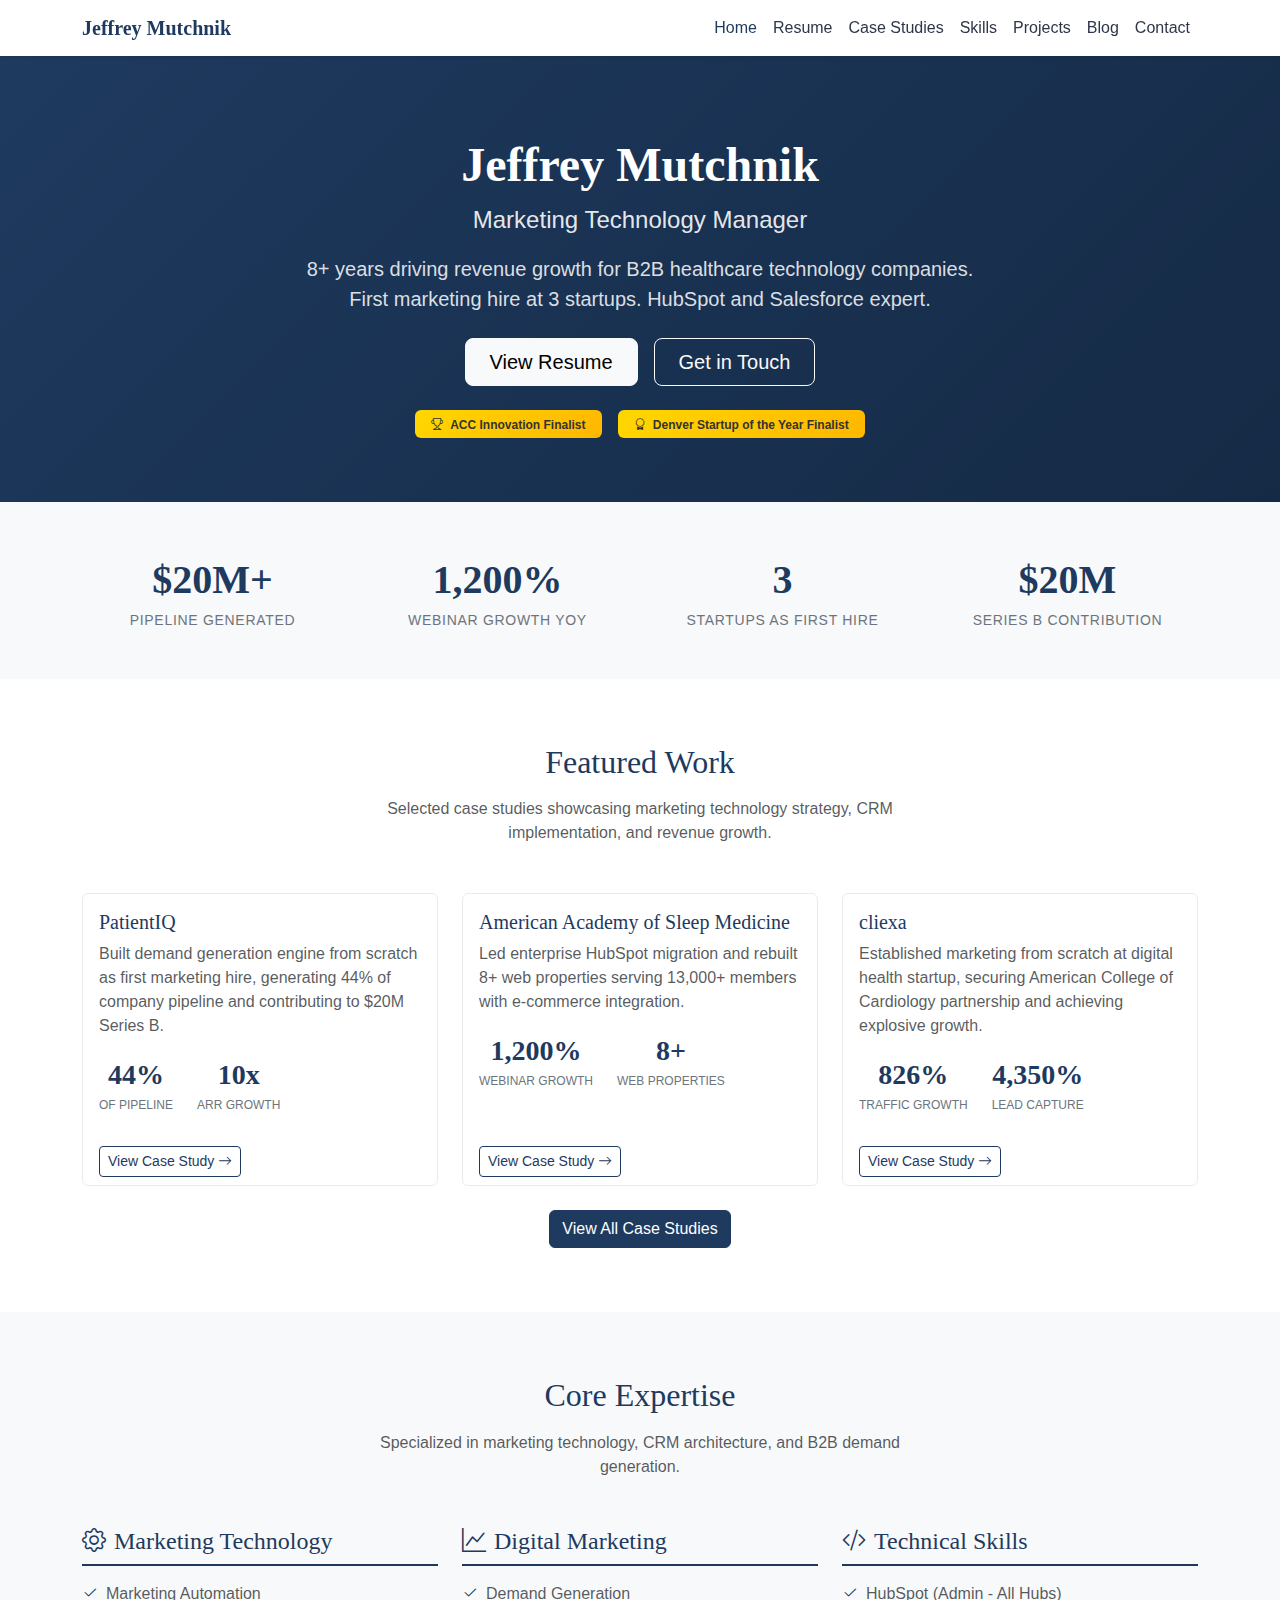
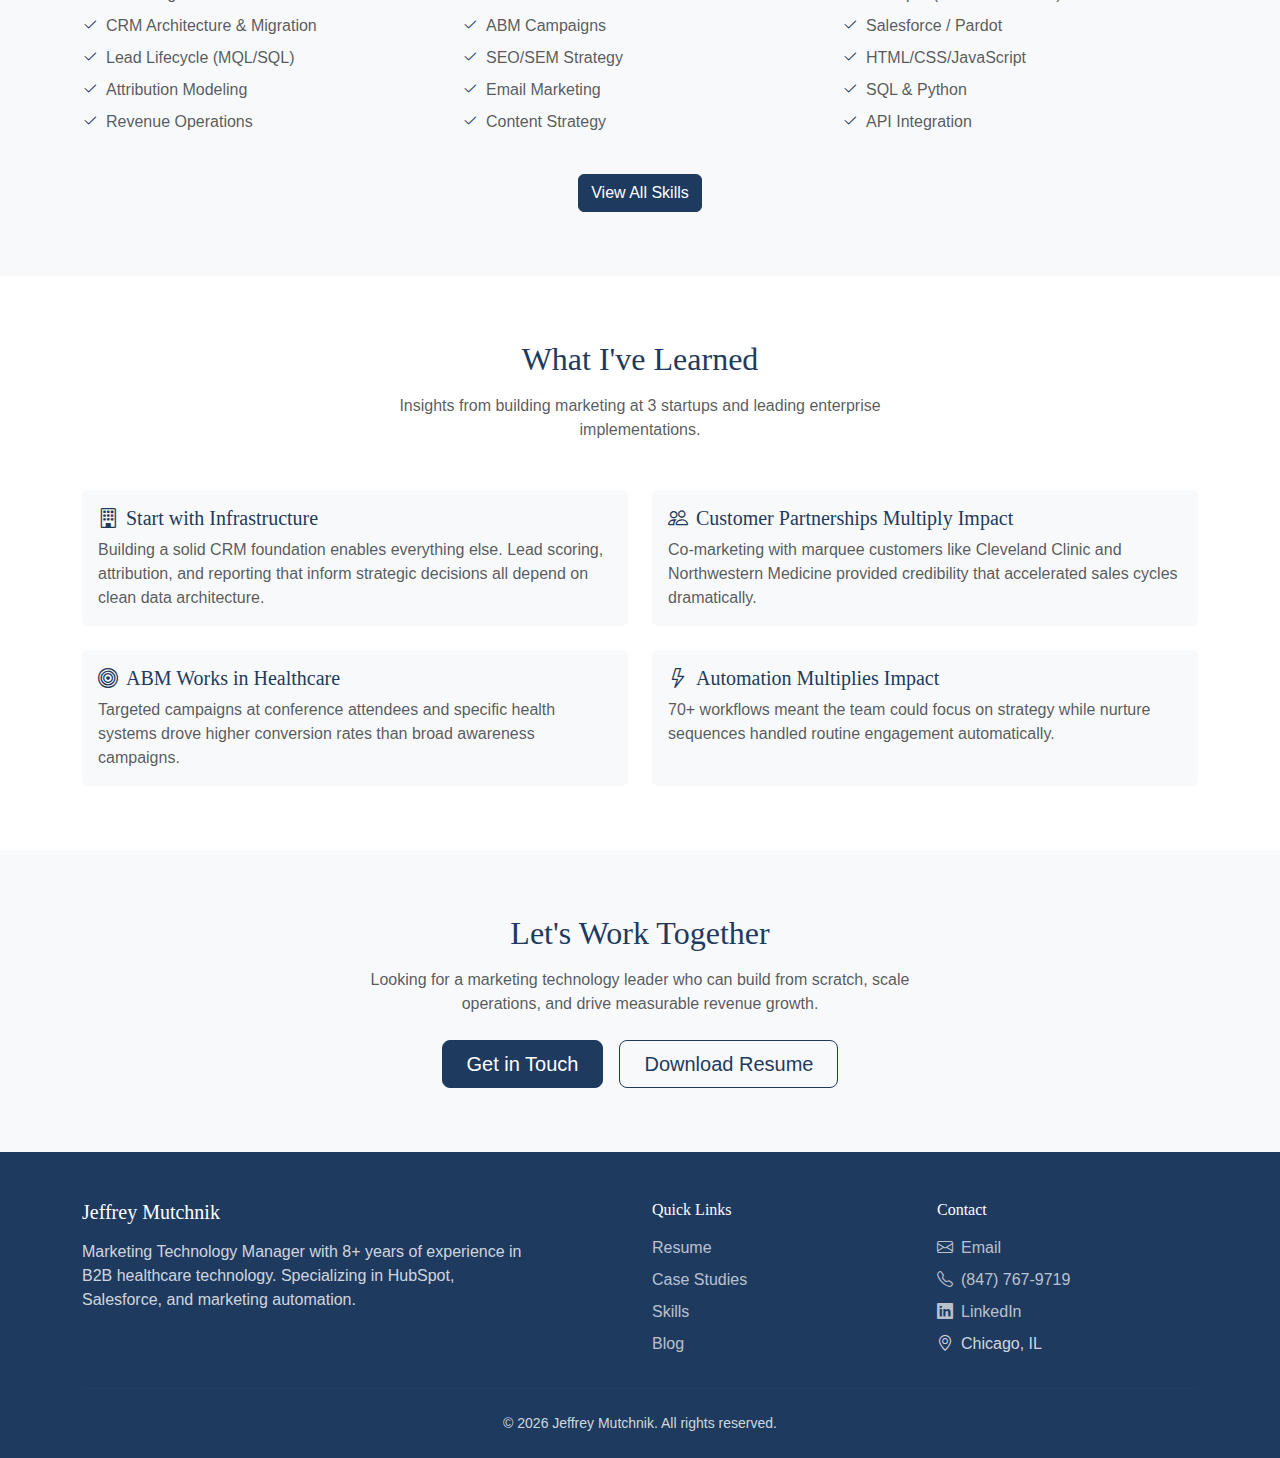
<file: index.html>
<!DOCTYPE html>
<html lang="en">
<head>
  <meta charset="UTF-8">
  <meta name="viewport" content="width=device-width, initial-scale=1.0">
  <meta name="description" content="Jeffrey Mutchnik - Marketing Technology Manager specializing in B2B healthcare technology. HubSpot expert with 8+ years of experience.">
  <title>Jeffrey Mutchnik - Marketing Technology Manager</title>
  <link href="https://cdn.jsdelivr.net/npm/bootstrap@5.3.3/dist/css/bootstrap.min.css" rel="stylesheet">
  <link href="https://cdn.jsdelivr.net/npm/bootstrap-icons@1.11.3/font/bootstrap-icons.min.css" rel="stylesheet">
  <link rel="stylesheet" href="assets/css/portfolio.css">
</head>
<body>
  <!-- Navigation -->
  <nav class="navbar navbar-expand-lg fixed-top">
    <div class="container">
      <a class="navbar-brand" href="index.html">Jeffrey Mutchnik</a>
      <button class="navbar-toggler" type="button" data-bs-toggle="collapse" data-bs-target="#navbarNav">
        <span class="navbar-toggler-icon"></span>
      </button>
      <div class="collapse navbar-collapse" id="navbarNav">
        <ul class="navbar-nav ms-auto">
          <li class="nav-item"><a class="nav-link active" href="index.html">Home</a></li>
          <li class="nav-item"><a class="nav-link" href="resume.html">Resume</a></li>
          <li class="nav-item"><a class="nav-link" href="case-studies/index.html">Case Studies</a></li>
          <li class="nav-item"><a class="nav-link" href="skills.html">Skills</a></li>
          <li class="nav-item"><a class="nav-link" href="projects.html">Projects</a></li>
          <li class="nav-item"><a class="nav-link" href="blog/index.html">Blog</a></li>
          <li class="nav-item"><a class="nav-link" href="contact.html">Contact</a></li>
        </ul>
      </div>
    </div>
  </nav>

  <!-- Hero Section -->
  <section class="hero text-center">
    <div class="container">
      <h1 class="display-4 fw-bold mb-2">Jeffrey Mutchnik</h1>
      <p class="fs-4 mb-3" style="color: rgba(255,255,255,0.9);">Marketing Technology Manager</p>
      <p class="lead mb-4 mx-auto" style="max-width: 700px;">8+ years driving revenue growth for B2B healthcare technology companies. First marketing hire at 3 startups. HubSpot and Salesforce expert.</p>
      <div class="d-flex gap-3 justify-content-center flex-wrap">
        <a href="resume.html" class="btn btn-light btn-lg px-4">View Resume</a>
        <a href="contact.html" class="btn btn-outline-light btn-lg px-4">Get in Touch</a>
      </div>
      <!-- Award Badges -->
      <div class="mt-4 d-flex gap-3 justify-content-center flex-wrap">
        <span class="badge award-badge px-3 py-2"><i class="bi bi-trophy me-1"></i> ACC Innovation Finalist</span>
        <span class="badge award-badge px-3 py-2"><i class="bi bi-award me-1"></i> Denver Startup of the Year Finalist</span>
      </div>
    </div>
  </section>

  <!-- Stats Section -->
  <section class="stats-section">
    <div class="container">
      <div class="row text-center">
        <div class="col-6 col-md-3 mb-3 mb-md-0">
          <div class="stat-value">$20M+</div>
          <div class="stat-label">Pipeline Generated</div>
        </div>
        <div class="col-6 col-md-3 mb-3 mb-md-0">
          <div class="stat-value">1,200%</div>
          <div class="stat-label">Webinar Growth YoY</div>
        </div>
        <div class="col-6 col-md-3">
          <div class="stat-value">3</div>
          <div class="stat-label">Startups as First Hire</div>
        </div>
        <div class="col-6 col-md-3">
          <div class="stat-value">$20M</div>
          <div class="stat-label">Series B Contribution</div>
        </div>
      </div>
    </div>
  </section>

  <!-- Featured Case Studies -->
  <section class="section">
    <div class="container">
      <div class="text-center mb-5">
        <h2 class="mb-3">Featured Work</h2>
        <p class="text-muted mx-auto" style="max-width: 600px;">Selected case studies showcasing marketing technology strategy, CRM implementation, and revenue growth.</p>
      </div>
      <div class="row g-4">
        <!-- PatientIQ -->
        <div class="col-md-6 col-lg-4">
          <div class="card h-100">
            <div class="card-body">
              <h5 class="card-title">PatientIQ</h5>
              <p class="card-text text-muted">Built demand generation engine from scratch as first marketing hire, generating 44% of company pipeline and contributing to $20M Series B.</p>
              <div class="d-flex gap-4 my-3">
                <div class="metric-card p-0">
                  <div class="metric-value">44%</div>
                  <div class="metric-label">of Pipeline</div>
                </div>
                <div class="metric-card p-0">
                  <div class="metric-value">10x</div>
                  <div class="metric-label">ARR Growth</div>
                </div>
              </div>
            </div>
            <div class="card-footer bg-transparent border-0 pt-0">
              <a href="case-studies/patientiq.html" class="btn btn-outline-primary btn-sm">View Case Study <i class="bi bi-arrow-right"></i></a>
            </div>
          </div>
        </div>
        <!-- AASM -->
        <div class="col-md-6 col-lg-4">
          <div class="card h-100">
            <div class="card-body">
              <h5 class="card-title">American Academy of Sleep Medicine</h5>
              <p class="card-text text-muted">Led enterprise HubSpot migration and rebuilt 8+ web properties serving 13,000+ members with e-commerce integration.</p>
              <div class="d-flex gap-4 my-3">
                <div class="metric-card p-0">
                  <div class="metric-value">1,200%</div>
                  <div class="metric-label">Webinar Growth</div>
                </div>
                <div class="metric-card p-0">
                  <div class="metric-value">8+</div>
                  <div class="metric-label">Web Properties</div>
                </div>
              </div>
            </div>
            <div class="card-footer bg-transparent border-0 pt-0">
              <a href="case-studies/aasm.html" class="btn btn-outline-primary btn-sm">View Case Study <i class="bi bi-arrow-right"></i></a>
            </div>
          </div>
        </div>
        <!-- cliexa -->
        <div class="col-md-6 col-lg-4">
          <div class="card h-100">
            <div class="card-body">
              <h5 class="card-title">cliexa</h5>
              <p class="card-text text-muted">Established marketing from scratch at digital health startup, securing American College of Cardiology partnership and achieving explosive growth.</p>
              <div class="d-flex gap-4 my-3">
                <div class="metric-card p-0">
                  <div class="metric-value">826%</div>
                  <div class="metric-label">Traffic Growth</div>
                </div>
                <div class="metric-card p-0">
                  <div class="metric-value">4,350%</div>
                  <div class="metric-label">Lead Capture</div>
                </div>
              </div>
            </div>
            <div class="card-footer bg-transparent border-0 pt-0">
              <a href="case-studies/cliexa.html" class="btn btn-outline-primary btn-sm">View Case Study <i class="bi bi-arrow-right"></i></a>
            </div>
          </div>
        </div>
      </div>
      <div class="text-center mt-4">
        <a href="case-studies/index.html" class="btn btn-primary">View All Case Studies</a>
      </div>
    </div>
  </section>

  <!-- Skills Overview -->
  <section class="section section-alt">
    <div class="container">
      <div class="text-center mb-5">
        <h2 class="mb-3">Core Expertise</h2>
        <p class="text-muted mx-auto" style="max-width: 600px;">Specialized in marketing technology, CRM architecture, and B2B demand generation.</p>
      </div>
      <div class="row g-4">
        <div class="col-md-4">
          <div class="skill-category">
            <h4 class="mb-3"><i class="bi bi-gear text-primary me-2"></i>Marketing Technology</h4>
            <ul class="list-unstyled text-muted">
              <li class="mb-2"><i class="bi bi-check2 text-primary me-2"></i>Marketing Automation</li>
              <li class="mb-2"><i class="bi bi-check2 text-primary me-2"></i>CRM Architecture & Migration</li>
              <li class="mb-2"><i class="bi bi-check2 text-primary me-2"></i>Lead Lifecycle (MQL/SQL)</li>
              <li class="mb-2"><i class="bi bi-check2 text-primary me-2"></i>Attribution Modeling</li>
              <li class="mb-2"><i class="bi bi-check2 text-primary me-2"></i>Revenue Operations</li>
            </ul>
          </div>
        </div>
        <div class="col-md-4">
          <div class="skill-category">
            <h4 class="mb-3"><i class="bi bi-graph-up text-primary me-2"></i>Digital Marketing</h4>
            <ul class="list-unstyled text-muted">
              <li class="mb-2"><i class="bi bi-check2 text-primary me-2"></i>Demand Generation</li>
              <li class="mb-2"><i class="bi bi-check2 text-primary me-2"></i>ABM Campaigns</li>
              <li class="mb-2"><i class="bi bi-check2 text-primary me-2"></i>SEO/SEM Strategy</li>
              <li class="mb-2"><i class="bi bi-check2 text-primary me-2"></i>Email Marketing</li>
              <li class="mb-2"><i class="bi bi-check2 text-primary me-2"></i>Content Strategy</li>
            </ul>
          </div>
        </div>
        <div class="col-md-4">
          <div class="skill-category">
            <h4 class="mb-3"><i class="bi bi-code-slash text-primary me-2"></i>Technical Skills</h4>
            <ul class="list-unstyled text-muted">
              <li class="mb-2"><i class="bi bi-check2 text-primary me-2"></i>HubSpot (Admin - All Hubs)</li>
              <li class="mb-2"><i class="bi bi-check2 text-primary me-2"></i>Salesforce / Pardot</li>
              <li class="mb-2"><i class="bi bi-check2 text-primary me-2"></i>HTML/CSS/JavaScript</li>
              <li class="mb-2"><i class="bi bi-check2 text-primary me-2"></i>SQL & Python</li>
              <li class="mb-2"><i class="bi bi-check2 text-primary me-2"></i>API Integration</li>
            </ul>
          </div>
        </div>
      </div>
      <div class="text-center mt-4">
        <a href="skills.html" class="btn btn-primary">View All Skills</a>
      </div>
    </div>
  </section>

  <!-- Key Learnings -->
  <section class="section">
    <div class="container">
      <div class="text-center mb-5">
        <h2 class="mb-3">What I've Learned</h2>
        <p class="text-muted mx-auto" style="max-width: 600px;">Insights from building marketing at 3 startups and leading enterprise implementations.</p>
      </div>
      <div class="row g-4">
        <div class="col-md-6">
          <div class="card h-100 border-0 bg-light">
            <div class="card-body">
              <h5 class="card-title"><i class="bi bi-building text-primary me-2"></i>Start with Infrastructure</h5>
              <p class="card-text text-muted mb-0">Building a solid CRM foundation enables everything else. Lead scoring, attribution, and reporting that inform strategic decisions all depend on clean data architecture.</p>
            </div>
          </div>
        </div>
        <div class="col-md-6">
          <div class="card h-100 border-0 bg-light">
            <div class="card-body">
              <h5 class="card-title"><i class="bi bi-people text-primary me-2"></i>Customer Partnerships Multiply Impact</h5>
              <p class="card-text text-muted mb-0">Co-marketing with marquee customers like Cleveland Clinic and Northwestern Medicine provided credibility that accelerated sales cycles dramatically.</p>
            </div>
          </div>
        </div>
        <div class="col-md-6">
          <div class="card h-100 border-0 bg-light">
            <div class="card-body">
              <h5 class="card-title"><i class="bi bi-bullseye text-primary me-2"></i>ABM Works in Healthcare</h5>
              <p class="card-text text-muted mb-0">Targeted campaigns at conference attendees and specific health systems drove higher conversion rates than broad awareness campaigns.</p>
            </div>
          </div>
        </div>
        <div class="col-md-6">
          <div class="card h-100 border-0 bg-light">
            <div class="card-body">
              <h5 class="card-title"><i class="bi bi-lightning text-primary me-2"></i>Automation Multiplies Impact</h5>
              <p class="card-text text-muted mb-0">70+ workflows meant the team could focus on strategy while nurture sequences handled routine engagement automatically.</p>
            </div>
          </div>
        </div>
      </div>
    </div>
  </section>

  <!-- CTA Section -->
  <section class="section section-alt">
    <div class="container text-center">
      <h2 class="mb-3">Let's Work Together</h2>
      <p class="text-muted mx-auto mb-4" style="max-width: 600px;">Looking for a marketing technology leader who can build from scratch, scale operations, and drive measurable revenue growth.</p>
      <div class="d-flex gap-3 justify-content-center flex-wrap">
        <a href="contact.html" class="btn btn-primary btn-lg px-4">Get in Touch</a>
        <a href="resume.html" class="btn btn-outline-primary btn-lg px-4">Download Resume</a>
      </div>
    </div>
  </section>

  <!-- Footer -->
  <footer class="footer">
    <div class="container">
      <div class="row">
        <div class="col-lg-5 mb-4 mb-lg-0">
          <h5 class="mb-3">Jeffrey Mutchnik</h5>
          <p class="mb-0">Marketing Technology Manager with 8+ years of experience in B2B healthcare technology. Specializing in HubSpot, Salesforce, and marketing automation.</p>
        </div>
        <div class="col-6 col-lg-3 offset-lg-1">
          <h6 class="mb-3">Quick Links</h6>
          <ul class="list-unstyled mb-0">
            <li class="mb-2"><a href="resume.html">Resume</a></li>
            <li class="mb-2"><a href="case-studies/index.html">Case Studies</a></li>
            <li class="mb-2"><a href="skills.html">Skills</a></li>
            <li class="mb-2"><a href="blog/index.html">Blog</a></li>
          </ul>
        </div>
        <div class="col-6 col-lg-3">
          <h6 class="mb-3">Contact</h6>
          <ul class="list-unstyled mb-0">
            <li class="mb-2"><a href="mailto:jmutchnik21@gmail.com"><i class="bi bi-envelope me-2"></i>Email</a></li>
            <li class="mb-2"><a href="tel:+18477679719"><i class="bi bi-telephone me-2"></i>(847) 767-9719</a></li>
            <li class="mb-2"><a href="https://linkedin.com/in/jeffrey-mutchnik" target="_blank"><i class="bi bi-linkedin me-2"></i>LinkedIn</a></li>
            <li class="mb-2"><i class="bi bi-geo-alt me-2"></i>Chicago, IL</li>
          </ul>
        </div>
      </div>
      <hr class="my-4">
      <p class="text-center mb-0 small">&copy; 2026 Jeffrey Mutchnik. All rights reserved.</p>
    </div>
  </footer>

  <script src="https://cdn.jsdelivr.net/npm/bootstrap@5.3.3/dist/js/bootstrap.bundle.min.js"></script>
</body>
</html>
</file>
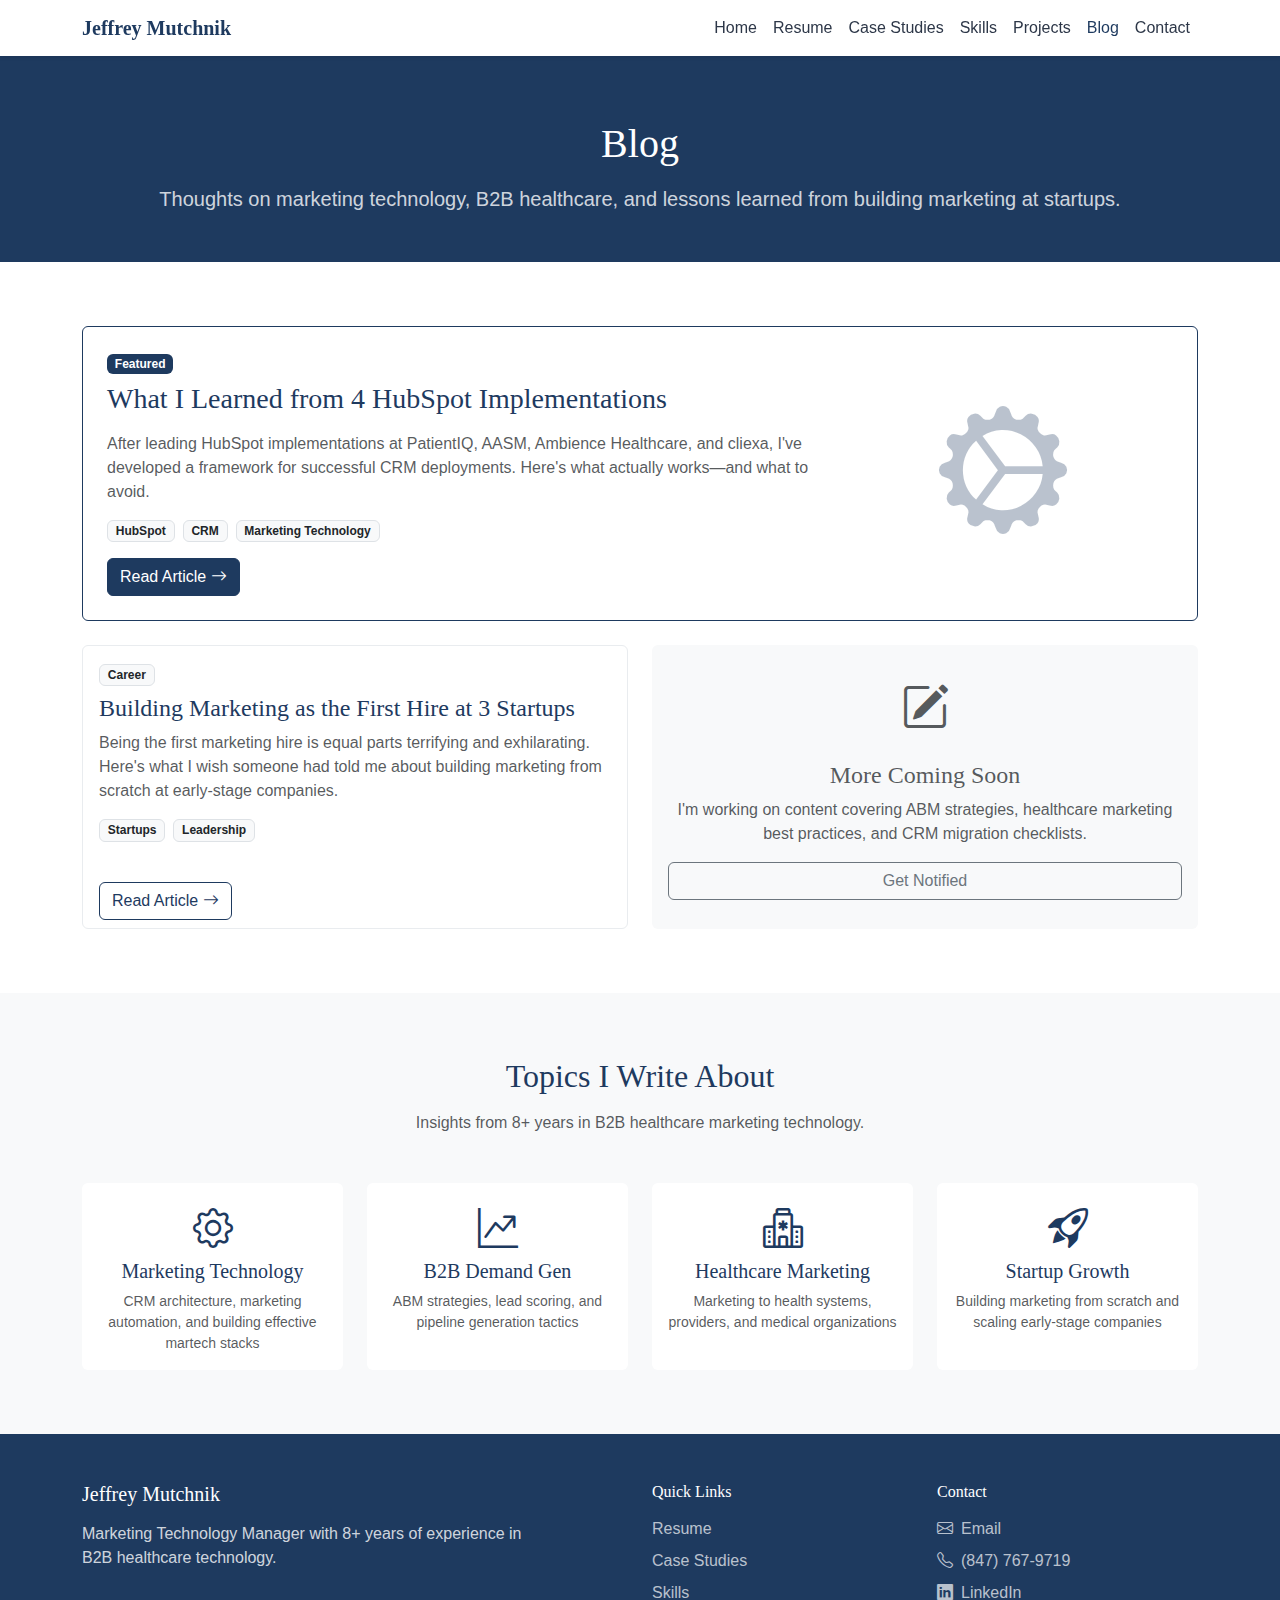
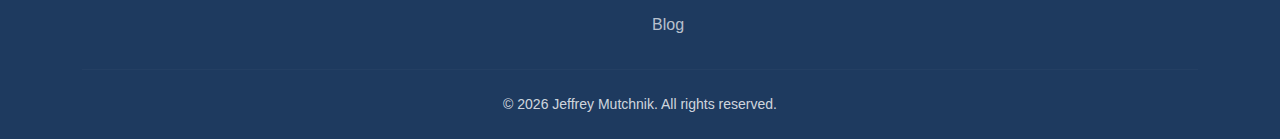
<file: blog/index.html>
<!DOCTYPE html>
<html lang="en">
<head>
  <meta charset="UTF-8">
  <meta name="viewport" content="width=device-width, initial-scale=1.0">
  <meta name="description" content="Blog - Jeffrey Mutchnik's thoughts on marketing technology, B2B healthcare, and professional growth.">
  <title>Blog - Jeffrey Mutchnik</title>
  <link href="https://cdn.jsdelivr.net/npm/bootstrap@5.3.3/dist/css/bootstrap.min.css" rel="stylesheet">
  <link href="https://cdn.jsdelivr.net/npm/bootstrap-icons@1.11.3/font/bootstrap-icons.min.css" rel="stylesheet">
  <link rel="stylesheet" href="../assets/css/portfolio.css">
</head>
<body>
  <!-- Navigation -->
  <nav class="navbar navbar-expand-lg fixed-top">
    <div class="container">
      <a class="navbar-brand" href="../index.html">Jeffrey Mutchnik</a>
      <button class="navbar-toggler" type="button" data-bs-toggle="collapse" data-bs-target="#navbarNav">
        <span class="navbar-toggler-icon"></span>
      </button>
      <div class="collapse navbar-collapse" id="navbarNav">
        <ul class="navbar-nav ms-auto">
          <li class="nav-item"><a class="nav-link" href="../index.html">Home</a></li>
          <li class="nav-item"><a class="nav-link" href="../resume.html">Resume</a></li>
          <li class="nav-item"><a class="nav-link" href="../case-studies/index.html">Case Studies</a></li>
          <li class="nav-item"><a class="nav-link" href="../skills.html">Skills</a></li>
          <li class="nav-item"><a class="nav-link" href="../projects.html">Projects</a></li>
          <li class="nav-item"><a class="nav-link active" href="index.html">Blog</a></li>
          <li class="nav-item"><a class="nav-link" href="../contact.html">Contact</a></li>
        </ul>
      </div>
    </div>
  </nav>

  <!-- Page Header -->
  <header class="page-header text-center">
    <div class="container">
      <h1 class="mb-3">Blog</h1>
      <p class="lead mb-0">Thoughts on marketing technology, B2B healthcare, and lessons learned from building marketing at startups.</p>
    </div>
  </header>

  <!-- Blog Posts -->
  <section class="section">
    <div class="container">
      <div class="row g-4">
        <!-- Featured Post -->
        <div class="col-12">
          <div class="card border-primary">
            <div class="card-body p-4">
              <div class="row align-items-center">
                <div class="col-lg-8">
                  <span class="badge bg-primary mb-2">Featured</span>
                  <h3 class="card-title mb-3">What I Learned from 4 HubSpot Implementations</h3>
                  <p class="card-text text-muted">After leading HubSpot implementations at PatientIQ, AASM, Ambience Healthcare, and cliexa, I've developed a framework for successful CRM deployments. Here's what actually works—and what to avoid.</p>
                  <div class="d-flex gap-2 mb-3">
                    <span class="badge bg-light text-dark">HubSpot</span>
                    <span class="badge bg-light text-dark">CRM</span>
                    <span class="badge bg-light text-dark">Marketing Technology</span>
                  </div>
                  <a href="hubspot-lessons.html" class="btn btn-primary">Read Article <i class="bi bi-arrow-right"></i></a>
                </div>
                <div class="col-lg-4 d-none d-lg-block text-center">
                  <i class="bi bi-gear-wide-connected text-primary" style="font-size: 8rem; opacity: 0.3;"></i>
                </div>
              </div>
            </div>
          </div>
        </div>

        <!-- Post 2 -->
        <div class="col-md-6">
          <div class="card h-100">
            <div class="card-body">
              <span class="badge bg-light text-dark mb-2">Career</span>
              <h4 class="card-title">Building Marketing as the First Hire at 3 Startups</h4>
              <p class="card-text text-muted">Being the first marketing hire is equal parts terrifying and exhilarating. Here's what I wish someone had told me about building marketing from scratch at early-stage companies.</p>
              <div class="d-flex gap-2 mb-3">
                <span class="badge bg-light text-dark">Startups</span>
                <span class="badge bg-light text-dark">Leadership</span>
              </div>
            </div>
            <div class="card-footer bg-transparent border-0">
              <a href="first-marketing-hire.html" class="btn btn-outline-primary">Read Article <i class="bi bi-arrow-right"></i></a>
            </div>
          </div>
        </div>

        <!-- Coming Soon Card -->
        <div class="col-md-6">
          <div class="card h-100 bg-light border-0">
            <div class="card-body d-flex flex-column justify-content-center text-center">
              <i class="bi bi-pencil-square text-muted mb-3" style="font-size: 3rem;"></i>
              <h4 class="card-title text-muted">More Coming Soon</h4>
              <p class="card-text text-muted mb-3">I'm working on content covering ABM strategies, healthcare marketing best practices, and CRM migration checklists.</p>
              <a href="../contact.html" class="btn btn-outline-secondary">Get Notified</a>
            </div>
          </div>
        </div>
      </div>
    </div>
  </section>

  <!-- Topics Section -->
  <section class="section section-alt">
    <div class="container">
      <div class="text-center mb-5">
        <h2 class="mb-3">Topics I Write About</h2>
        <p class="text-muted">Insights from 8+ years in B2B healthcare marketing technology.</p>
      </div>
      <div class="row g-4">
        <div class="col-md-6 col-lg-3">
          <div class="card h-100 text-center border-0">
            <div class="card-body">
              <i class="bi bi-gear text-primary mb-3" style="font-size: 2.5rem;"></i>
              <h5 class="card-title">Marketing Technology</h5>
              <p class="card-text text-muted small">CRM architecture, marketing automation, and building effective martech stacks</p>
            </div>
          </div>
        </div>
        <div class="col-md-6 col-lg-3">
          <div class="card h-100 text-center border-0">
            <div class="card-body">
              <i class="bi bi-graph-up-arrow text-primary mb-3" style="font-size: 2.5rem;"></i>
              <h5 class="card-title">B2B Demand Gen</h5>
              <p class="card-text text-muted small">ABM strategies, lead scoring, and pipeline generation tactics</p>
            </div>
          </div>
        </div>
        <div class="col-md-6 col-lg-3">
          <div class="card h-100 text-center border-0">
            <div class="card-body">
              <i class="bi bi-hospital text-primary mb-3" style="font-size: 2.5rem;"></i>
              <h5 class="card-title">Healthcare Marketing</h5>
              <p class="card-text text-muted small">Marketing to health systems, providers, and medical organizations</p>
            </div>
          </div>
        </div>
        <div class="col-md-6 col-lg-3">
          <div class="card h-100 text-center border-0">
            <div class="card-body">
              <i class="bi bi-rocket-takeoff text-primary mb-3" style="font-size: 2.5rem;"></i>
              <h5 class="card-title">Startup Growth</h5>
              <p class="card-text text-muted small">Building marketing from scratch and scaling early-stage companies</p>
            </div>
          </div>
        </div>
      </div>
    </div>
  </section>

  <!-- Footer -->
  <footer class="footer">
    <div class="container">
      <div class="row">
        <div class="col-lg-5 mb-4 mb-lg-0">
          <h5 class="mb-3">Jeffrey Mutchnik</h5>
          <p class="mb-0">Marketing Technology Manager with 8+ years of experience in B2B healthcare technology.</p>
        </div>
        <div class="col-6 col-lg-3 offset-lg-1">
          <h6 class="mb-3">Quick Links</h6>
          <ul class="list-unstyled mb-0">
            <li class="mb-2"><a href="../resume.html">Resume</a></li>
            <li class="mb-2"><a href="../case-studies/index.html">Case Studies</a></li>
            <li class="mb-2"><a href="../skills.html">Skills</a></li>
            <li class="mb-2"><a href="index.html">Blog</a></li>
          </ul>
        </div>
        <div class="col-6 col-lg-3">
          <h6 class="mb-3">Contact</h6>
          <ul class="list-unstyled mb-0">
            <li class="mb-2"><a href="mailto:jmutchnik21@gmail.com"><i class="bi bi-envelope me-2"></i>Email</a></li>
            <li class="mb-2"><a href="tel:+18477679719"><i class="bi bi-telephone me-2"></i>(847) 767-9719</a></li>
            <li class="mb-2"><a href="https://linkedin.com/in/jeffrey-mutchnik" target="_blank"><i class="bi bi-linkedin me-2"></i>LinkedIn</a></li>
          </ul>
        </div>
      </div>
      <hr class="my-4">
      <p class="text-center mb-0 small">&copy; 2026 Jeffrey Mutchnik. All rights reserved.</p>
    </div>
  </footer>

  <script src="https://cdn.jsdelivr.net/npm/bootstrap@5.3.3/dist/js/bootstrap.bundle.min.js"></script>
</body>
</html>
</file>
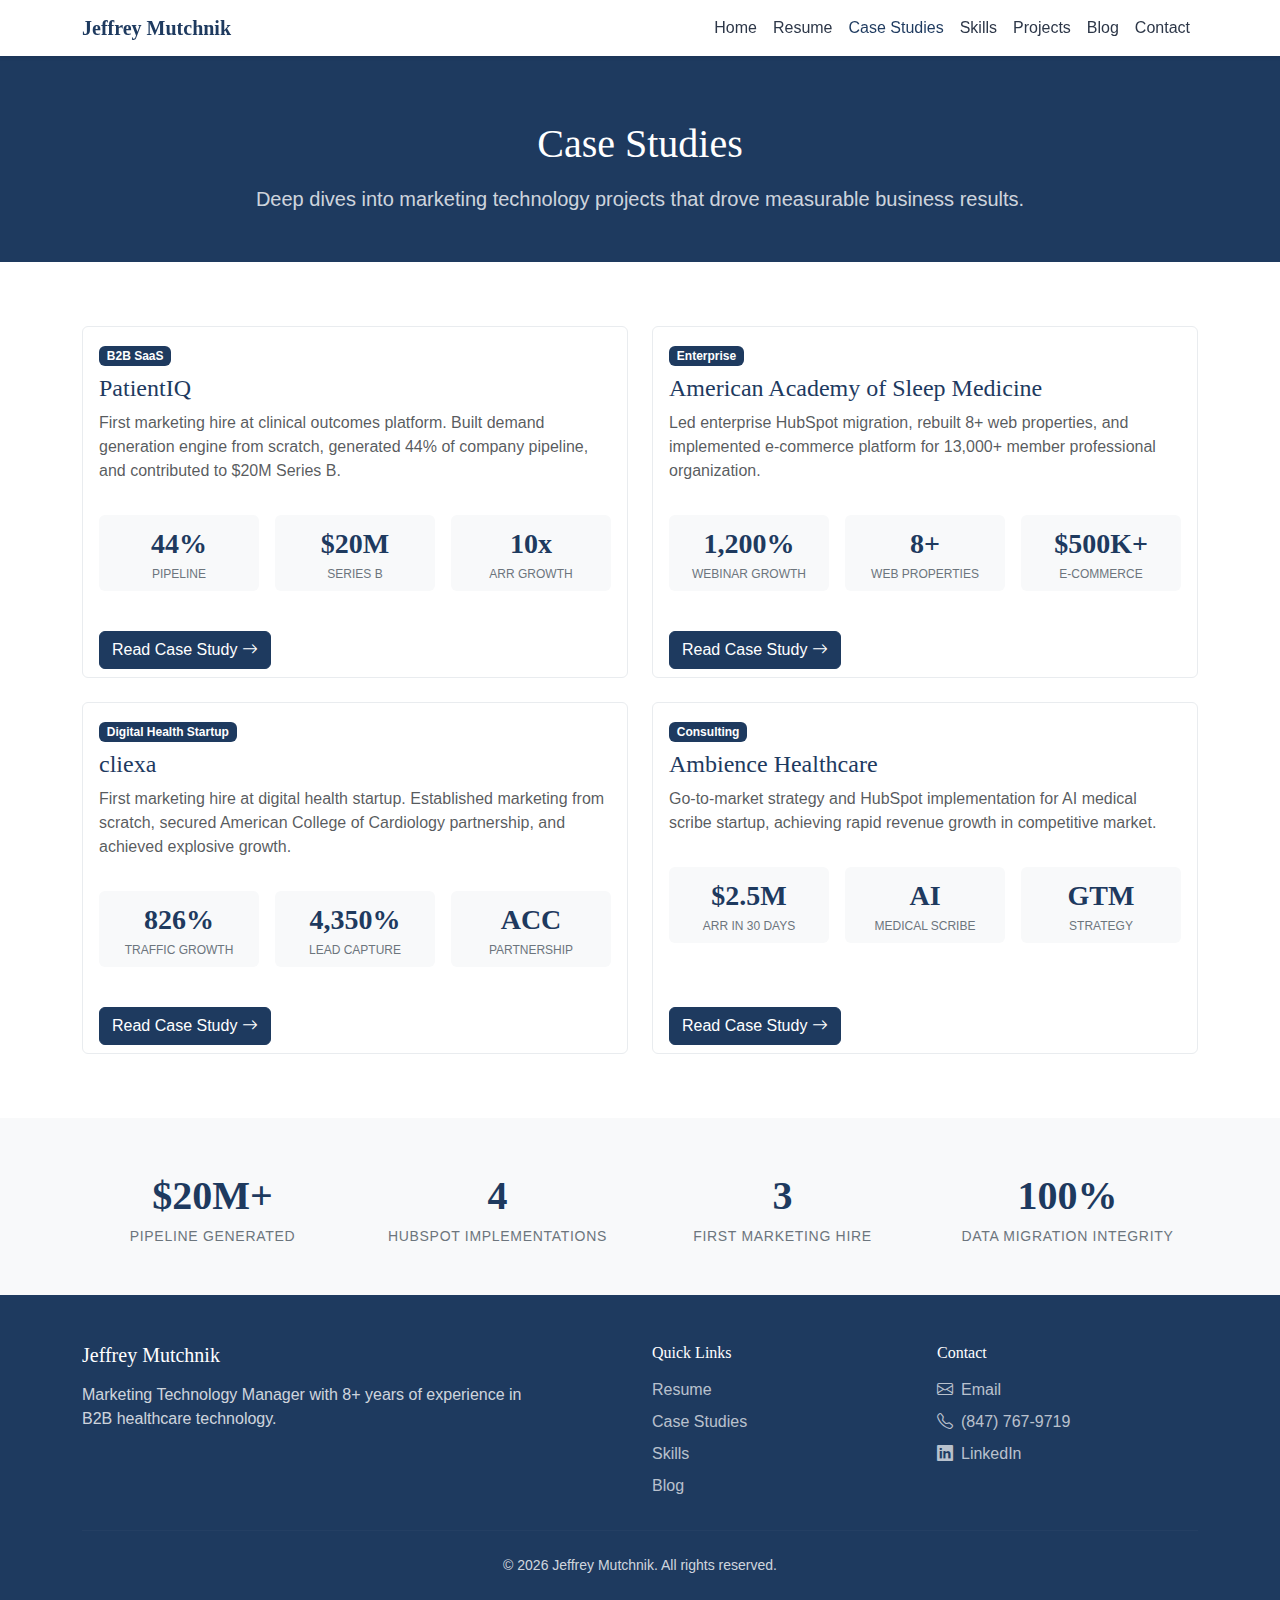
<file: case-studies/index.html>
<!DOCTYPE html>
<html lang="en">
<head>
  <meta charset="UTF-8">
  <meta name="viewport" content="width=device-width, initial-scale=1.0">
  <meta name="description" content="Case Studies - Jeffrey Mutchnik's marketing technology work in B2B healthcare technology.">
  <title>Case Studies - Jeffrey Mutchnik</title>
  <link href="https://cdn.jsdelivr.net/npm/bootstrap@5.3.3/dist/css/bootstrap.min.css" rel="stylesheet">
  <link href="https://cdn.jsdelivr.net/npm/bootstrap-icons@1.11.3/font/bootstrap-icons.min.css" rel="stylesheet">
  <link rel="stylesheet" href="../assets/css/portfolio.css">
</head>
<body>
  <!-- Navigation -->
  <nav class="navbar navbar-expand-lg fixed-top">
    <div class="container">
      <a class="navbar-brand" href="../index.html">Jeffrey Mutchnik</a>
      <button class="navbar-toggler" type="button" data-bs-toggle="collapse" data-bs-target="#navbarNav">
        <span class="navbar-toggler-icon"></span>
      </button>
      <div class="collapse navbar-collapse" id="navbarNav">
        <ul class="navbar-nav ms-auto">
          <li class="nav-item"><a class="nav-link" href="../index.html">Home</a></li>
          <li class="nav-item"><a class="nav-link" href="../resume.html">Resume</a></li>
          <li class="nav-item"><a class="nav-link active" href="index.html">Case Studies</a></li>
          <li class="nav-item"><a class="nav-link" href="../skills.html">Skills</a></li>
          <li class="nav-item"><a class="nav-link" href="../projects.html">Projects</a></li>
          <li class="nav-item"><a class="nav-link" href="../blog/index.html">Blog</a></li>
          <li class="nav-item"><a class="nav-link" href="../contact.html">Contact</a></li>
        </ul>
      </div>
    </div>
  </nav>

  <!-- Page Header -->
  <header class="page-header text-center">
    <div class="container">
      <h1 class="mb-3">Case Studies</h1>
      <p class="lead mb-0">Deep dives into marketing technology projects that drove measurable business results.</p>
    </div>
  </header>

  <!-- Case Studies Grid -->
  <section class="section">
    <div class="container">
      <div class="row g-4">
        <!-- PatientIQ -->
        <div class="col-md-6">
          <div class="card h-100">
            <div class="card-body">
              <span class="badge bg-primary mb-2">B2B SaaS</span>
              <h4 class="card-title">PatientIQ</h4>
              <p class="card-text text-muted">First marketing hire at clinical outcomes platform. Built demand generation engine from scratch, generated 44% of company pipeline, and contributed to $20M Series B.</p>
              <div class="row g-3 my-3">
                <div class="col-4">
                  <div class="metric-card text-center p-2 bg-light rounded">
                    <div class="metric-value">44%</div>
                    <div class="metric-label">Pipeline</div>
                  </div>
                </div>
                <div class="col-4">
                  <div class="metric-card text-center p-2 bg-light rounded">
                    <div class="metric-value">$20M</div>
                    <div class="metric-label">Series B</div>
                  </div>
                </div>
                <div class="col-4">
                  <div class="metric-card text-center p-2 bg-light rounded">
                    <div class="metric-value">10x</div>
                    <div class="metric-label">ARR Growth</div>
                  </div>
                </div>
              </div>
            </div>
            <div class="card-footer bg-transparent border-0">
              <a href="patientiq.html" class="btn btn-primary">Read Case Study <i class="bi bi-arrow-right"></i></a>
            </div>
          </div>
        </div>

        <!-- AASM -->
        <div class="col-md-6">
          <div class="card h-100">
            <div class="card-body">
              <span class="badge bg-primary mb-2">Enterprise</span>
              <h4 class="card-title">American Academy of Sleep Medicine</h4>
              <p class="card-text text-muted">Led enterprise HubSpot migration, rebuilt 8+ web properties, and implemented e-commerce platform for 13,000+ member professional organization.</p>
              <div class="row g-3 my-3">
                <div class="col-4">
                  <div class="metric-card text-center p-2 bg-light rounded">
                    <div class="metric-value">1,200%</div>
                    <div class="metric-label">Webinar Growth</div>
                  </div>
                </div>
                <div class="col-4">
                  <div class="metric-card text-center p-2 bg-light rounded">
                    <div class="metric-value">8+</div>
                    <div class="metric-label">Web Properties</div>
                  </div>
                </div>
                <div class="col-4">
                  <div class="metric-card text-center p-2 bg-light rounded">
                    <div class="metric-value">$500K+</div>
                    <div class="metric-label">E-commerce</div>
                  </div>
                </div>
              </div>
            </div>
            <div class="card-footer bg-transparent border-0">
              <a href="aasm.html" class="btn btn-primary">Read Case Study <i class="bi bi-arrow-right"></i></a>
            </div>
          </div>
        </div>

        <!-- cliexa -->
        <div class="col-md-6">
          <div class="card h-100">
            <div class="card-body">
              <span class="badge bg-primary mb-2">Digital Health Startup</span>
              <h4 class="card-title">cliexa</h4>
              <p class="card-text text-muted">First marketing hire at digital health startup. Established marketing from scratch, secured American College of Cardiology partnership, and achieved explosive growth.</p>
              <div class="row g-3 my-3">
                <div class="col-4">
                  <div class="metric-card text-center p-2 bg-light rounded">
                    <div class="metric-value">826%</div>
                    <div class="metric-label">Traffic Growth</div>
                  </div>
                </div>
                <div class="col-4">
                  <div class="metric-card text-center p-2 bg-light rounded">
                    <div class="metric-value">4,350%</div>
                    <div class="metric-label">Lead Capture</div>
                  </div>
                </div>
                <div class="col-4">
                  <div class="metric-card text-center p-2 bg-light rounded">
                    <div class="metric-value">ACC</div>
                    <div class="metric-label">Partnership</div>
                  </div>
                </div>
              </div>
            </div>
            <div class="card-footer bg-transparent border-0">
              <a href="cliexa.html" class="btn btn-primary">Read Case Study <i class="bi bi-arrow-right"></i></a>
            </div>
          </div>
        </div>

        <!-- Ambience -->
        <div class="col-md-6">
          <div class="card h-100">
            <div class="card-body">
              <span class="badge bg-primary mb-2">Consulting</span>
              <h4 class="card-title">Ambience Healthcare</h4>
              <p class="card-text text-muted">Go-to-market strategy and HubSpot implementation for AI medical scribe startup, achieving rapid revenue growth in competitive market.</p>
              <div class="row g-3 my-3">
                <div class="col-4">
                  <div class="metric-card text-center p-2 bg-light rounded">
                    <div class="metric-value">$2.5M</div>
                    <div class="metric-label">ARR in 30 Days</div>
                  </div>
                </div>
                <div class="col-4">
                  <div class="metric-card text-center p-2 bg-light rounded">
                    <div class="metric-value">AI</div>
                    <div class="metric-label">Medical Scribe</div>
                  </div>
                </div>
                <div class="col-4">
                  <div class="metric-card text-center p-2 bg-light rounded">
                    <div class="metric-value">GTM</div>
                    <div class="metric-label">Strategy</div>
                  </div>
                </div>
              </div>
            </div>
            <div class="card-footer bg-transparent border-0">
              <a href="ambience.html" class="btn btn-primary">Read Case Study <i class="bi bi-arrow-right"></i></a>
            </div>
          </div>
        </div>
      </div>
    </div>
  </section>

  <!-- Summary Stats -->
  <section class="stats-section">
    <div class="container">
      <div class="row text-center">
        <div class="col-6 col-md-3 mb-3 mb-md-0">
          <div class="stat-value">$20M+</div>
          <div class="stat-label">Pipeline Generated</div>
        </div>
        <div class="col-6 col-md-3 mb-3 mb-md-0">
          <div class="stat-value">4</div>
          <div class="stat-label">HubSpot Implementations</div>
        </div>
        <div class="col-6 col-md-3">
          <div class="stat-value">3</div>
          <div class="stat-label">First Marketing Hire</div>
        </div>
        <div class="col-6 col-md-3">
          <div class="stat-value">100%</div>
          <div class="stat-label">Data Migration Integrity</div>
        </div>
      </div>
    </div>
  </section>

  <!-- Footer -->
  <footer class="footer">
    <div class="container">
      <div class="row">
        <div class="col-lg-5 mb-4 mb-lg-0">
          <h5 class="mb-3">Jeffrey Mutchnik</h5>
          <p class="mb-0">Marketing Technology Manager with 8+ years of experience in B2B healthcare technology.</p>
        </div>
        <div class="col-6 col-lg-3 offset-lg-1">
          <h6 class="mb-3">Quick Links</h6>
          <ul class="list-unstyled mb-0">
            <li class="mb-2"><a href="../resume.html">Resume</a></li>
            <li class="mb-2"><a href="index.html">Case Studies</a></li>
            <li class="mb-2"><a href="../skills.html">Skills</a></li>
            <li class="mb-2"><a href="../blog/index.html">Blog</a></li>
          </ul>
        </div>
        <div class="col-6 col-lg-3">
          <h6 class="mb-3">Contact</h6>
          <ul class="list-unstyled mb-0">
            <li class="mb-2"><a href="mailto:jmutchnik21@gmail.com"><i class="bi bi-envelope me-2"></i>Email</a></li>
            <li class="mb-2"><a href="tel:+18477679719"><i class="bi bi-telephone me-2"></i>(847) 767-9719</a></li>
            <li class="mb-2"><a href="https://linkedin.com/in/jeffrey-mutchnik" target="_blank"><i class="bi bi-linkedin me-2"></i>LinkedIn</a></li>
          </ul>
        </div>
      </div>
      <hr class="my-4">
      <p class="text-center mb-0 small">&copy; 2026 Jeffrey Mutchnik. All rights reserved.</p>
    </div>
  </footer>

  <script src="https://cdn.jsdelivr.net/npm/bootstrap@5.3.3/dist/js/bootstrap.bundle.min.js"></script>
</body>
</html>
</file>
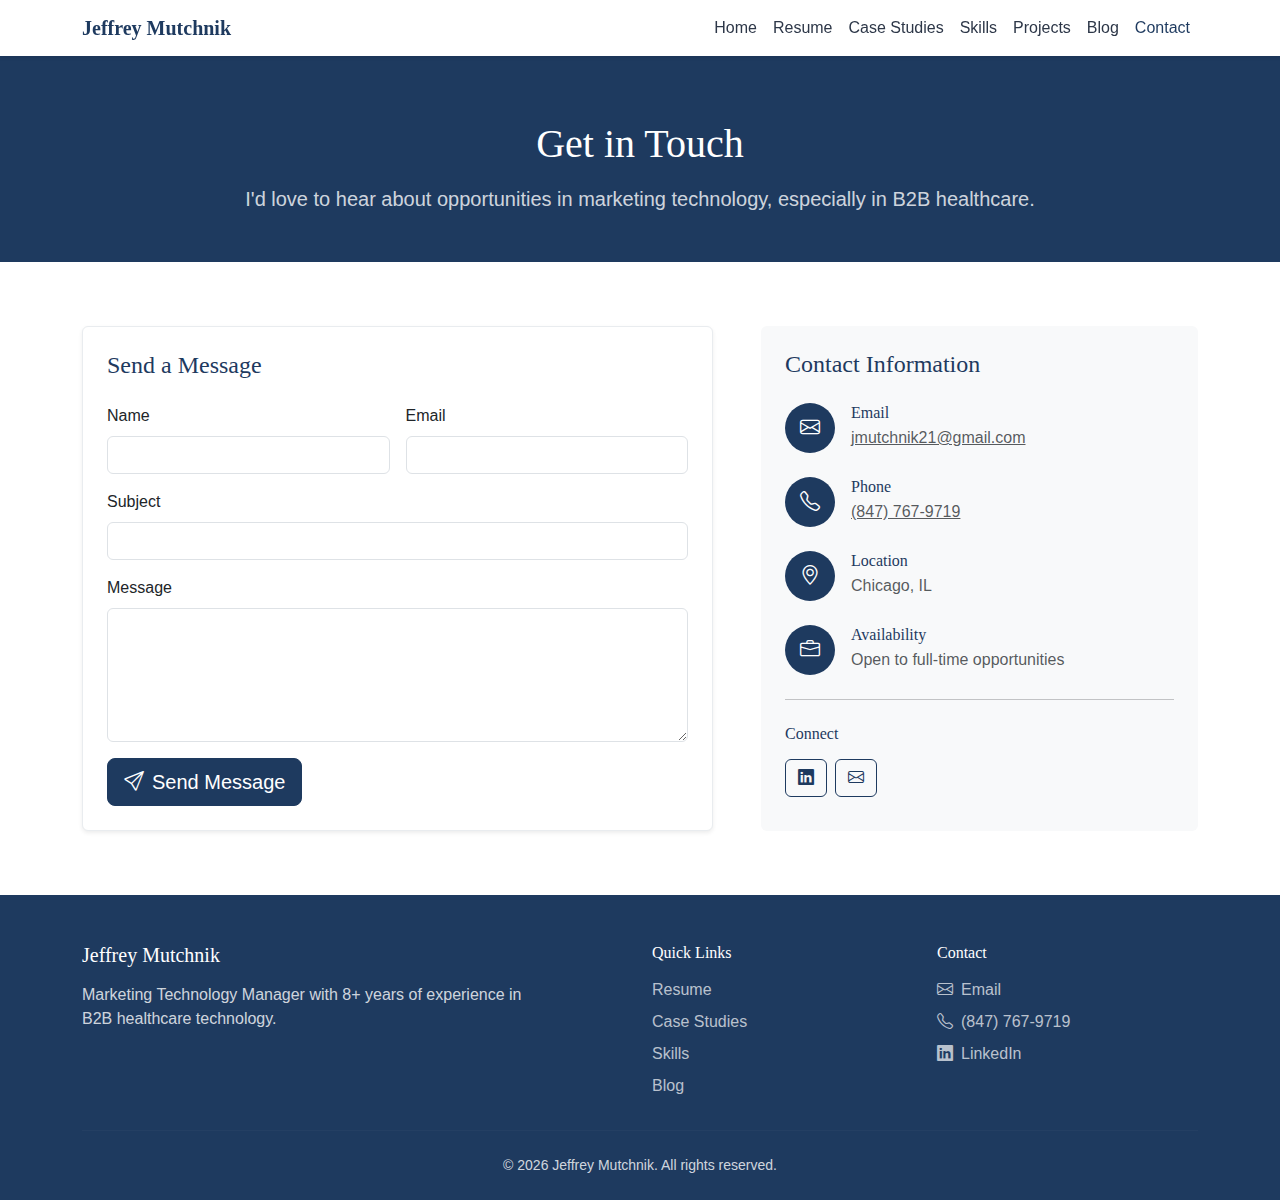
<file: contact.html>
<!DOCTYPE html>
<html lang="en">
<head>
  <meta charset="UTF-8">
  <meta name="viewport" content="width=device-width, initial-scale=1.0">
  <meta name="description" content="Contact Jeffrey Mutchnik - Marketing Technology Manager available for opportunities in B2B healthcare technology.">
  <title>Contact - Jeffrey Mutchnik</title>
  <link href="https://cdn.jsdelivr.net/npm/bootstrap@5.3.3/dist/css/bootstrap.min.css" rel="stylesheet">
  <link href="https://cdn.jsdelivr.net/npm/bootstrap-icons@1.11.3/font/bootstrap-icons.min.css" rel="stylesheet">
  <link rel="stylesheet" href="assets/css/portfolio.css">
</head>
<body>
  <!-- Navigation -->
  <nav class="navbar navbar-expand-lg fixed-top">
    <div class="container">
      <a class="navbar-brand" href="index.html">Jeffrey Mutchnik</a>
      <button class="navbar-toggler" type="button" data-bs-toggle="collapse" data-bs-target="#navbarNav">
        <span class="navbar-toggler-icon"></span>
      </button>
      <div class="collapse navbar-collapse" id="navbarNav">
        <ul class="navbar-nav ms-auto">
          <li class="nav-item"><a class="nav-link" href="index.html">Home</a></li>
          <li class="nav-item"><a class="nav-link" href="resume.html">Resume</a></li>
          <li class="nav-item"><a class="nav-link" href="case-studies/index.html">Case Studies</a></li>
          <li class="nav-item"><a class="nav-link" href="skills.html">Skills</a></li>
          <li class="nav-item"><a class="nav-link" href="projects.html">Projects</a></li>
          <li class="nav-item"><a class="nav-link" href="blog/index.html">Blog</a></li>
          <li class="nav-item"><a class="nav-link active" href="contact.html">Contact</a></li>
        </ul>
      </div>
    </div>
  </nav>

  <!-- Page Header -->
  <header class="page-header text-center">
    <div class="container">
      <h1 class="mb-3">Get in Touch</h1>
      <p class="lead mb-0">I'd love to hear about opportunities in marketing technology, especially in B2B healthcare.</p>
    </div>
  </header>

  <!-- Contact Content -->
  <section class="section">
    <div class="container">
      <div class="row g-5">
        <!-- Contact Form -->
        <div class="col-lg-7">
          <div class="card shadow-sm">
            <div class="card-body p-4">
              <h4 class="mb-4">Send a Message</h4>
              <form action="https://formspree.io/f/placeholder" method="POST">
                <div class="row g-3">
                  <div class="col-md-6">
                    <label for="name" class="form-label">Name</label>
                    <input type="text" class="form-control" id="name" name="name" required>
                  </div>
                  <div class="col-md-6">
                    <label for="email" class="form-label">Email</label>
                    <input type="email" class="form-control" id="email" name="email" required>
                  </div>
                  <div class="col-12">
                    <label for="subject" class="form-label">Subject</label>
                    <input type="text" class="form-control" id="subject" name="subject" required>
                  </div>
                  <div class="col-12">
                    <label for="message" class="form-label">Message</label>
                    <textarea class="form-control" id="message" name="message" rows="5" required></textarea>
                  </div>
                  <div class="col-12">
                    <button type="submit" class="btn btn-primary btn-lg">
                      <i class="bi bi-send me-2"></i>Send Message
                    </button>
                  </div>
                </div>
              </form>
            </div>
          </div>
        </div>

        <!-- Contact Info -->
        <div class="col-lg-5">
          <div class="card bg-light border-0 h-100">
            <div class="card-body p-4">
              <h4 class="mb-4">Contact Information</h4>

              <div class="d-flex mb-4">
                <div class="flex-shrink-0">
                  <div class="bg-primary text-white rounded-circle p-3 d-flex align-items-center justify-content-center" style="width: 50px; height: 50px;">
                    <i class="bi bi-envelope fs-5"></i>
                  </div>
                </div>
                <div class="ms-3">
                  <h6 class="mb-1">Email</h6>
                  <a href="mailto:jmutchnik21@gmail.com" class="text-muted">jmutchnik21@gmail.com</a>
                </div>
              </div>

              <div class="d-flex mb-4">
                <div class="flex-shrink-0">
                  <div class="bg-primary text-white rounded-circle p-3 d-flex align-items-center justify-content-center" style="width: 50px; height: 50px;">
                    <i class="bi bi-telephone fs-5"></i>
                  </div>
                </div>
                <div class="ms-3">
                  <h6 class="mb-1">Phone</h6>
                  <a href="tel:+18477679719" class="text-muted">(847) 767-9719</a>
                </div>
              </div>

              <div class="d-flex mb-4">
                <div class="flex-shrink-0">
                  <div class="bg-primary text-white rounded-circle p-3 d-flex align-items-center justify-content-center" style="width: 50px; height: 50px;">
                    <i class="bi bi-geo-alt fs-5"></i>
                  </div>
                </div>
                <div class="ms-3">
                  <h6 class="mb-1">Location</h6>
                  <span class="text-muted">Chicago, IL</span>
                </div>
              </div>

              <div class="d-flex mb-4">
                <div class="flex-shrink-0">
                  <div class="bg-primary text-white rounded-circle p-3 d-flex align-items-center justify-content-center" style="width: 50px; height: 50px;">
                    <i class="bi bi-briefcase fs-5"></i>
                  </div>
                </div>
                <div class="ms-3">
                  <h6 class="mb-1">Availability</h6>
                  <span class="text-muted">Open to full-time opportunities</span>
                </div>
              </div>

              <hr class="my-4">

              <h6 class="mb-3">Connect</h6>
              <div class="d-flex gap-2">
                <a href="https://linkedin.com/in/jeffrey-mutchnik" target="_blank" class="btn btn-outline-primary">
                  <i class="bi bi-linkedin"></i>
                </a>
                <a href="mailto:jmutchnik21@gmail.com" class="btn btn-outline-primary">
                  <i class="bi bi-envelope"></i>
                </a>
              </div>
            </div>
          </div>
        </div>
      </div>
    </div>
  </section>

  <!-- Footer -->
  <footer class="footer">
    <div class="container">
      <div class="row">
        <div class="col-lg-5 mb-4 mb-lg-0">
          <h5 class="mb-3">Jeffrey Mutchnik</h5>
          <p class="mb-0">Marketing Technology Manager with 8+ years of experience in B2B healthcare technology.</p>
        </div>
        <div class="col-6 col-lg-3 offset-lg-1">
          <h6 class="mb-3">Quick Links</h6>
          <ul class="list-unstyled mb-0">
            <li class="mb-2"><a href="resume.html">Resume</a></li>
            <li class="mb-2"><a href="case-studies/index.html">Case Studies</a></li>
            <li class="mb-2"><a href="skills.html">Skills</a></li>
            <li class="mb-2"><a href="blog/index.html">Blog</a></li>
          </ul>
        </div>
        <div class="col-6 col-lg-3">
          <h6 class="mb-3">Contact</h6>
          <ul class="list-unstyled mb-0">
            <li class="mb-2"><a href="mailto:jmutchnik21@gmail.com"><i class="bi bi-envelope me-2"></i>Email</a></li>
            <li class="mb-2"><a href="tel:+18477679719"><i class="bi bi-telephone me-2"></i>(847) 767-9719</a></li>
            <li class="mb-2"><a href="https://linkedin.com/in/jeffrey-mutchnik" target="_blank"><i class="bi bi-linkedin me-2"></i>LinkedIn</a></li>
          </ul>
        </div>
      </div>
      <hr class="my-4">
      <p class="text-center mb-0 small">&copy; 2026 Jeffrey Mutchnik. All rights reserved.</p>
    </div>
  </footer>

  <script src="https://cdn.jsdelivr.net/npm/bootstrap@5.3.3/dist/js/bootstrap.bundle.min.js"></script>
</body>
</html>
</file>
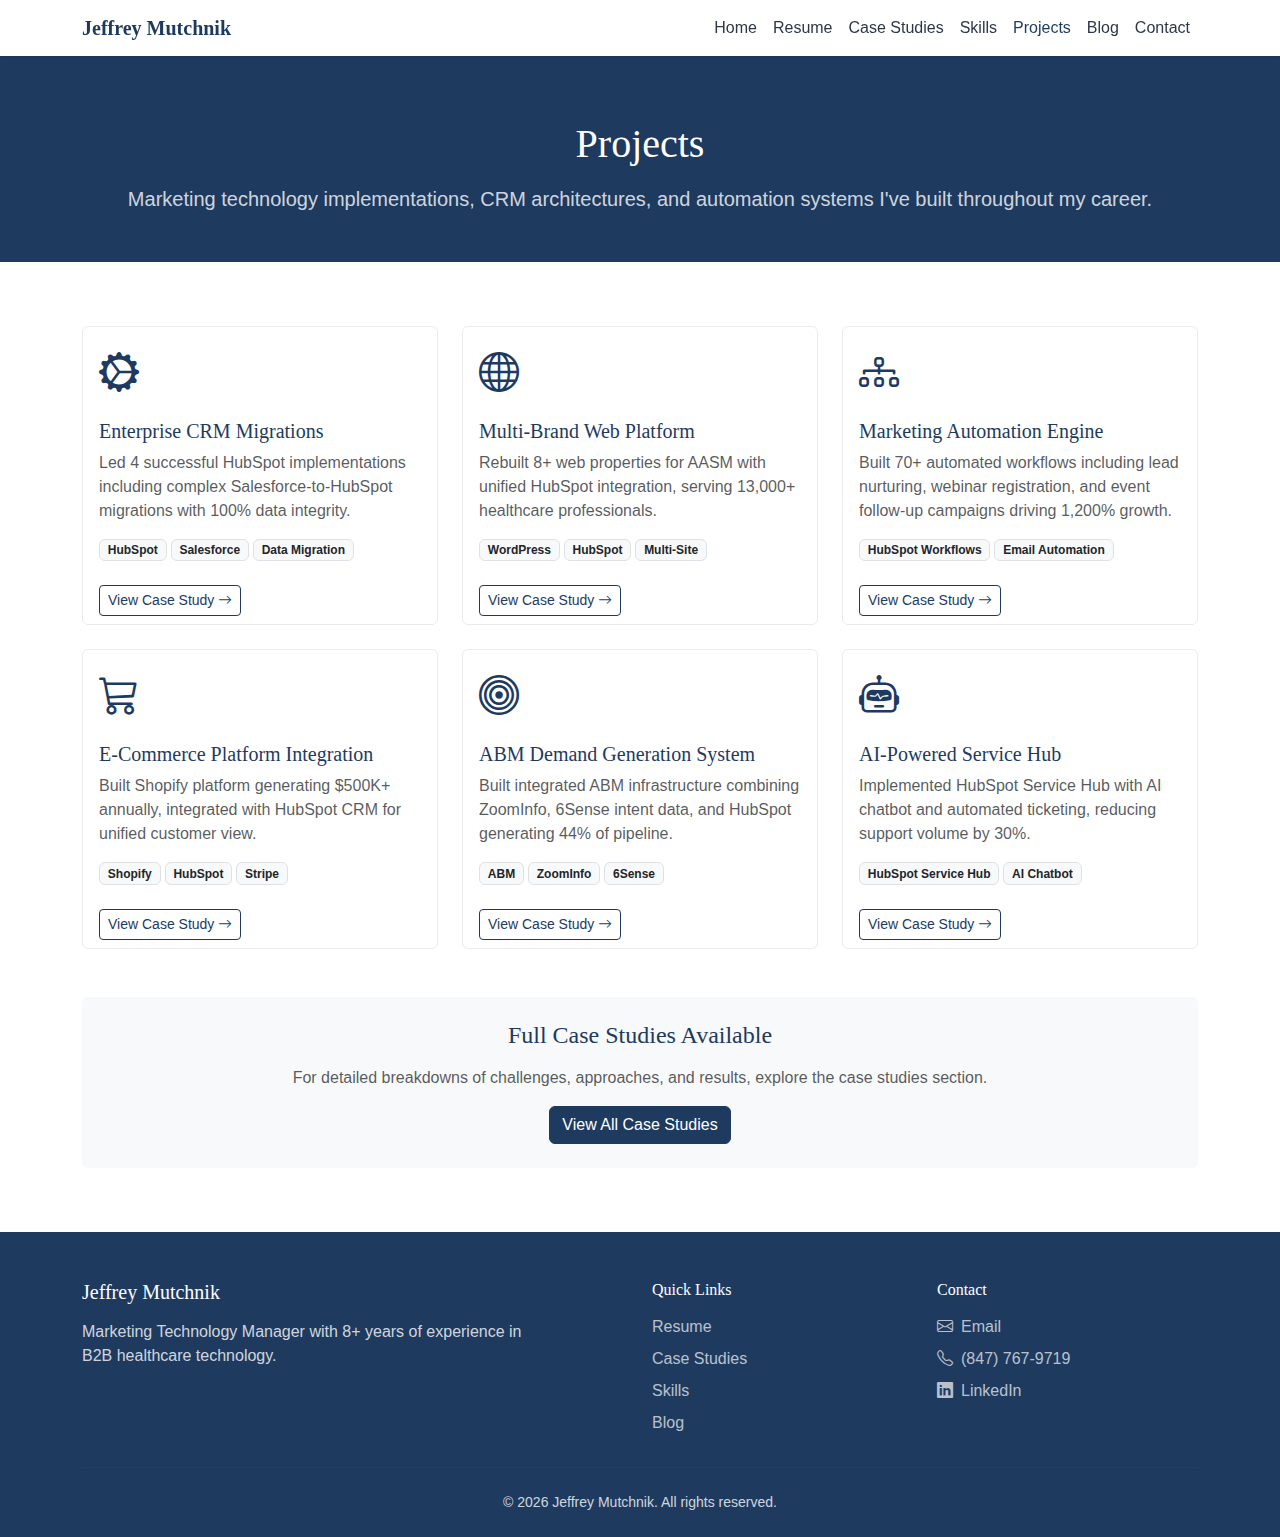
<file: projects.html>
<!DOCTYPE html>
<html lang="en">
<head>
  <meta charset="UTF-8">
  <meta name="viewport" content="width=device-width, initial-scale=1.0">
  <meta name="description" content="Projects - Jeffrey Mutchnik's marketing technology implementations and CRM architectures.">
  <title>Projects - Jeffrey Mutchnik</title>
  <link href="https://cdn.jsdelivr.net/npm/bootstrap@5.3.3/dist/css/bootstrap.min.css" rel="stylesheet">
  <link href="https://cdn.jsdelivr.net/npm/bootstrap-icons@1.11.3/font/bootstrap-icons.min.css" rel="stylesheet">
  <link rel="stylesheet" href="assets/css/portfolio.css">
</head>
<body>
  <!-- Navigation -->
  <nav class="navbar navbar-expand-lg fixed-top">
    <div class="container">
      <a class="navbar-brand" href="index.html">Jeffrey Mutchnik</a>
      <button class="navbar-toggler" type="button" data-bs-toggle="collapse" data-bs-target="#navbarNav">
        <span class="navbar-toggler-icon"></span>
      </button>
      <div class="collapse navbar-collapse" id="navbarNav">
        <ul class="navbar-nav ms-auto">
          <li class="nav-item"><a class="nav-link" href="index.html">Home</a></li>
          <li class="nav-item"><a class="nav-link" href="resume.html">Resume</a></li>
          <li class="nav-item"><a class="nav-link" href="case-studies/index.html">Case Studies</a></li>
          <li class="nav-item"><a class="nav-link" href="skills.html">Skills</a></li>
          <li class="nav-item"><a class="nav-link active" href="projects.html">Projects</a></li>
          <li class="nav-item"><a class="nav-link" href="blog/index.html">Blog</a></li>
          <li class="nav-item"><a class="nav-link" href="contact.html">Contact</a></li>
        </ul>
      </div>
    </div>
  </nav>

  <!-- Page Header -->
  <header class="page-header text-center">
    <div class="container">
      <h1 class="mb-3">Projects</h1>
      <p class="lead mb-0">Marketing technology implementations, CRM architectures, and automation systems I've built throughout my career.</p>
    </div>
  </header>

  <!-- Projects Grid -->
  <section class="section">
    <div class="container">
      <div class="row g-4">
        <!-- Project 1 -->
        <div class="col-md-6 col-lg-4">
          <div class="card h-100">
            <div class="card-body">
              <div class="text-primary fs-1 mb-3"><i class="bi bi-gear-wide-connected"></i></div>
              <h5 class="card-title">Enterprise CRM Migrations</h5>
              <p class="card-text text-muted">Led 4 successful HubSpot implementations including complex Salesforce-to-HubSpot migrations with 100% data integrity.</p>
              <div class="d-flex flex-wrap gap-1 mt-3">
                <span class="badge bg-light text-dark">HubSpot</span>
                <span class="badge bg-light text-dark">Salesforce</span>
                <span class="badge bg-light text-dark">Data Migration</span>
              </div>
            </div>
            <div class="card-footer bg-transparent border-0">
              <a href="case-studies/patientiq.html" class="btn btn-outline-primary btn-sm">View Case Study <i class="bi bi-arrow-right"></i></a>
            </div>
          </div>
        </div>

        <!-- Project 2 -->
        <div class="col-md-6 col-lg-4">
          <div class="card h-100">
            <div class="card-body">
              <div class="text-primary fs-1 mb-3"><i class="bi bi-globe"></i></div>
              <h5 class="card-title">Multi-Brand Web Platform</h5>
              <p class="card-text text-muted">Rebuilt 8+ web properties for AASM with unified HubSpot integration, serving 13,000+ healthcare professionals.</p>
              <div class="d-flex flex-wrap gap-1 mt-3">
                <span class="badge bg-light text-dark">WordPress</span>
                <span class="badge bg-light text-dark">HubSpot</span>
                <span class="badge bg-light text-dark">Multi-Site</span>
              </div>
            </div>
            <div class="card-footer bg-transparent border-0">
              <a href="case-studies/aasm.html" class="btn btn-outline-primary btn-sm">View Case Study <i class="bi bi-arrow-right"></i></a>
            </div>
          </div>
        </div>

        <!-- Project 3 -->
        <div class="col-md-6 col-lg-4">
          <div class="card h-100">
            <div class="card-body">
              <div class="text-primary fs-1 mb-3"><i class="bi bi-diagram-3"></i></div>
              <h5 class="card-title">Marketing Automation Engine</h5>
              <p class="card-text text-muted">Built 70+ automated workflows including lead nurturing, webinar registration, and event follow-up campaigns driving 1,200% growth.</p>
              <div class="d-flex flex-wrap gap-1 mt-3">
                <span class="badge bg-light text-dark">HubSpot Workflows</span>
                <span class="badge bg-light text-dark">Email Automation</span>
              </div>
            </div>
            <div class="card-footer bg-transparent border-0">
              <a href="case-studies/aasm.html" class="btn btn-outline-primary btn-sm">View Case Study <i class="bi bi-arrow-right"></i></a>
            </div>
          </div>
        </div>

        <!-- Project 4 -->
        <div class="col-md-6 col-lg-4">
          <div class="card h-100">
            <div class="card-body">
              <div class="text-primary fs-1 mb-3"><i class="bi bi-cart3"></i></div>
              <h5 class="card-title">E-Commerce Platform Integration</h5>
              <p class="card-text text-muted">Built Shopify platform generating $500K+ annually, integrated with HubSpot CRM for unified customer view.</p>
              <div class="d-flex flex-wrap gap-1 mt-3">
                <span class="badge bg-light text-dark">Shopify</span>
                <span class="badge bg-light text-dark">HubSpot</span>
                <span class="badge bg-light text-dark">Stripe</span>
              </div>
            </div>
            <div class="card-footer bg-transparent border-0">
              <a href="case-studies/aasm.html" class="btn btn-outline-primary btn-sm">View Case Study <i class="bi bi-arrow-right"></i></a>
            </div>
          </div>
        </div>

        <!-- Project 5 -->
        <div class="col-md-6 col-lg-4">
          <div class="card h-100">
            <div class="card-body">
              <div class="text-primary fs-1 mb-3"><i class="bi bi-bullseye"></i></div>
              <h5 class="card-title">ABM Demand Generation System</h5>
              <p class="card-text text-muted">Built integrated ABM infrastructure combining ZoomInfo, 6Sense intent data, and HubSpot generating 44% of pipeline.</p>
              <div class="d-flex flex-wrap gap-1 mt-3">
                <span class="badge bg-light text-dark">ABM</span>
                <span class="badge bg-light text-dark">ZoomInfo</span>
                <span class="badge bg-light text-dark">6Sense</span>
              </div>
            </div>
            <div class="card-footer bg-transparent border-0">
              <a href="case-studies/patientiq.html" class="btn btn-outline-primary btn-sm">View Case Study <i class="bi bi-arrow-right"></i></a>
            </div>
          </div>
        </div>

        <!-- Project 6 -->
        <div class="col-md-6 col-lg-4">
          <div class="card h-100">
            <div class="card-body">
              <div class="text-primary fs-1 mb-3"><i class="bi bi-robot"></i></div>
              <h5 class="card-title">AI-Powered Service Hub</h5>
              <p class="card-text text-muted">Implemented HubSpot Service Hub with AI chatbot and automated ticketing, reducing support volume by 30%.</p>
              <div class="d-flex flex-wrap gap-1 mt-3">
                <span class="badge bg-light text-dark">HubSpot Service Hub</span>
                <span class="badge bg-light text-dark">AI Chatbot</span>
              </div>
            </div>
            <div class="card-footer bg-transparent border-0">
              <a href="case-studies/aasm.html" class="btn btn-outline-primary btn-sm">View Case Study <i class="bi bi-arrow-right"></i></a>
            </div>
          </div>
        </div>
      </div>

      <!-- CTA -->
      <div class="text-center mt-5 p-4 bg-light rounded">
        <h4 class="mb-3">Full Case Studies Available</h4>
        <p class="text-muted mb-3">For detailed breakdowns of challenges, approaches, and results, explore the case studies section.</p>
        <a href="case-studies/index.html" class="btn btn-primary">View All Case Studies</a>
      </div>
    </div>
  </section>

  <!-- Footer -->
  <footer class="footer">
    <div class="container">
      <div class="row">
        <div class="col-lg-5 mb-4 mb-lg-0">
          <h5 class="mb-3">Jeffrey Mutchnik</h5>
          <p class="mb-0">Marketing Technology Manager with 8+ years of experience in B2B healthcare technology.</p>
        </div>
        <div class="col-6 col-lg-3 offset-lg-1">
          <h6 class="mb-3">Quick Links</h6>
          <ul class="list-unstyled mb-0">
            <li class="mb-2"><a href="resume.html">Resume</a></li>
            <li class="mb-2"><a href="case-studies/index.html">Case Studies</a></li>
            <li class="mb-2"><a href="skills.html">Skills</a></li>
            <li class="mb-2"><a href="blog/index.html">Blog</a></li>
          </ul>
        </div>
        <div class="col-6 col-lg-3">
          <h6 class="mb-3">Contact</h6>
          <ul class="list-unstyled mb-0">
            <li class="mb-2"><a href="mailto:jmutchnik21@gmail.com"><i class="bi bi-envelope me-2"></i>Email</a></li>
            <li class="mb-2"><a href="tel:+18477679719"><i class="bi bi-telephone me-2"></i>(847) 767-9719</a></li>
            <li class="mb-2"><a href="https://linkedin.com/in/jeffrey-mutchnik" target="_blank"><i class="bi bi-linkedin me-2"></i>LinkedIn</a></li>
          </ul>
        </div>
      </div>
      <hr class="my-4">
      <p class="text-center mb-0 small">&copy; 2026 Jeffrey Mutchnik. All rights reserved.</p>
    </div>
  </footer>

  <script src="https://cdn.jsdelivr.net/npm/bootstrap@5.3.3/dist/js/bootstrap.bundle.min.js"></script>
</body>
</html>
</file>
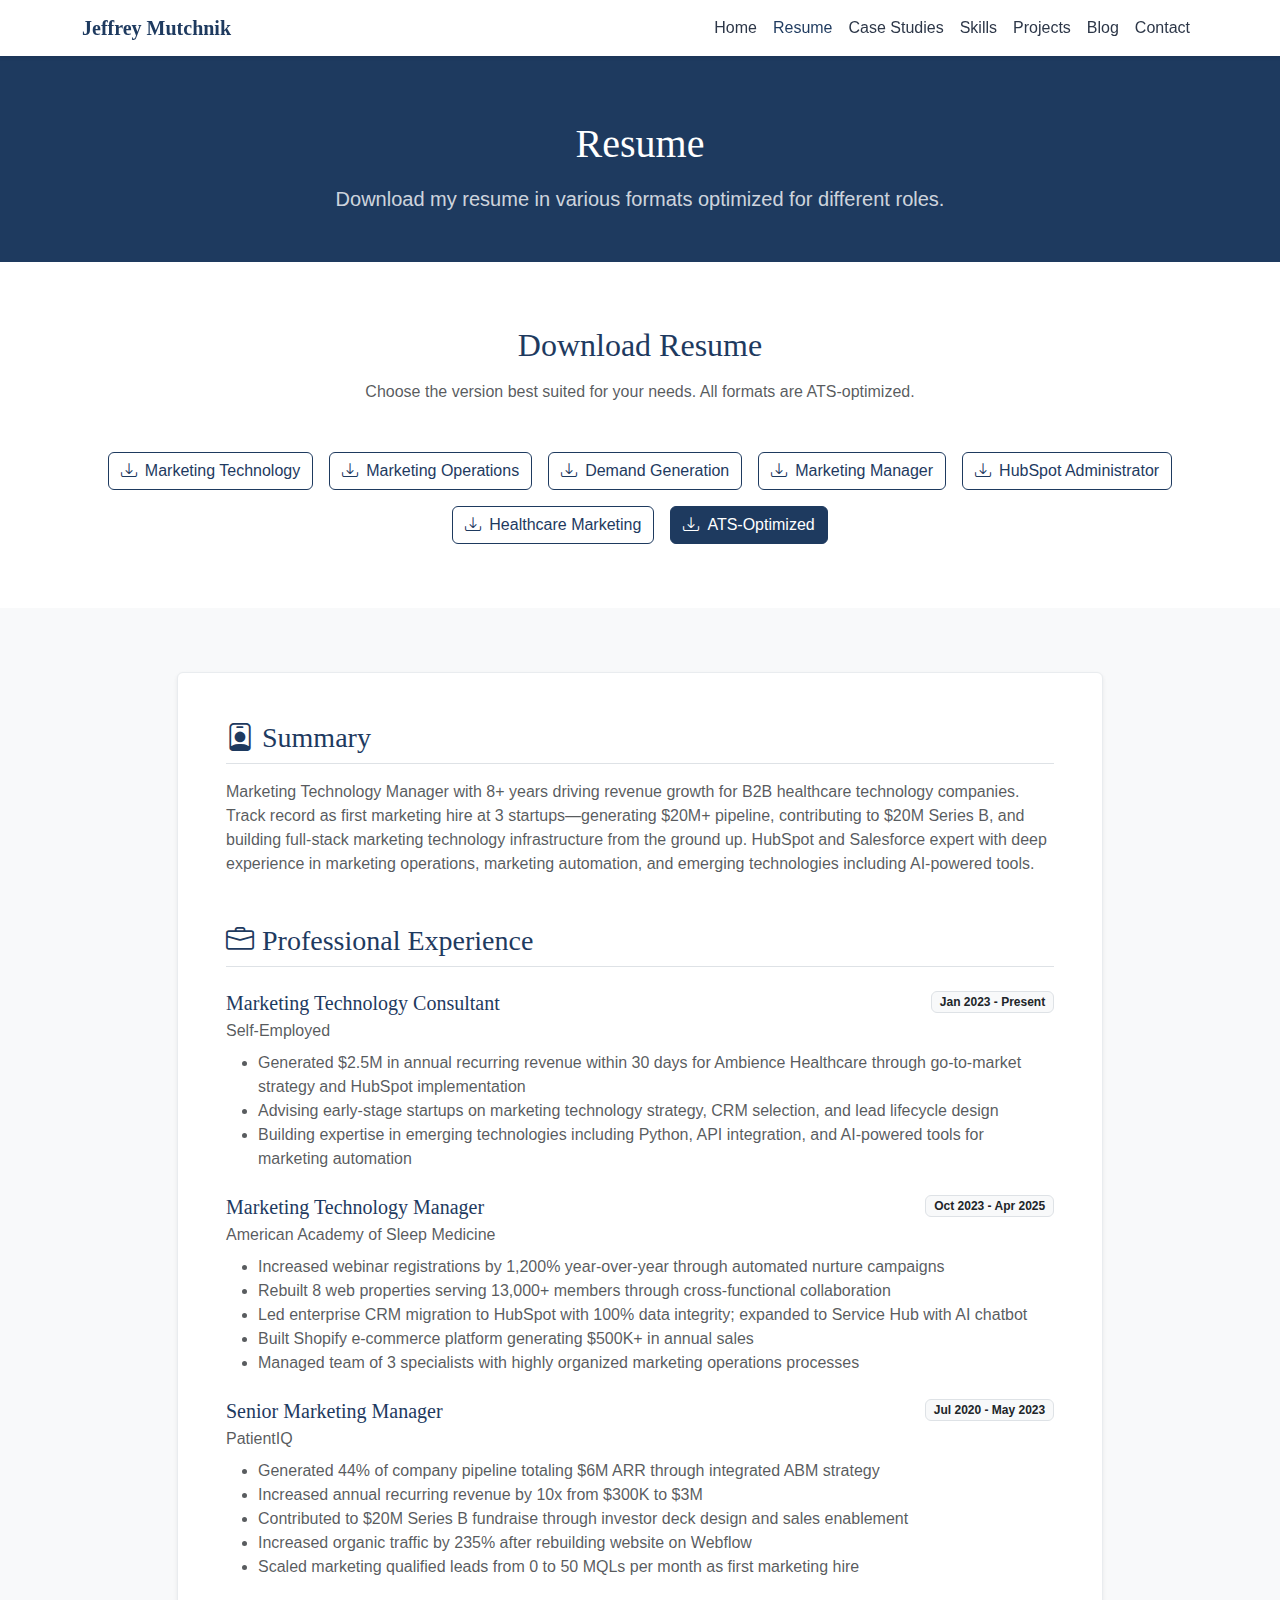
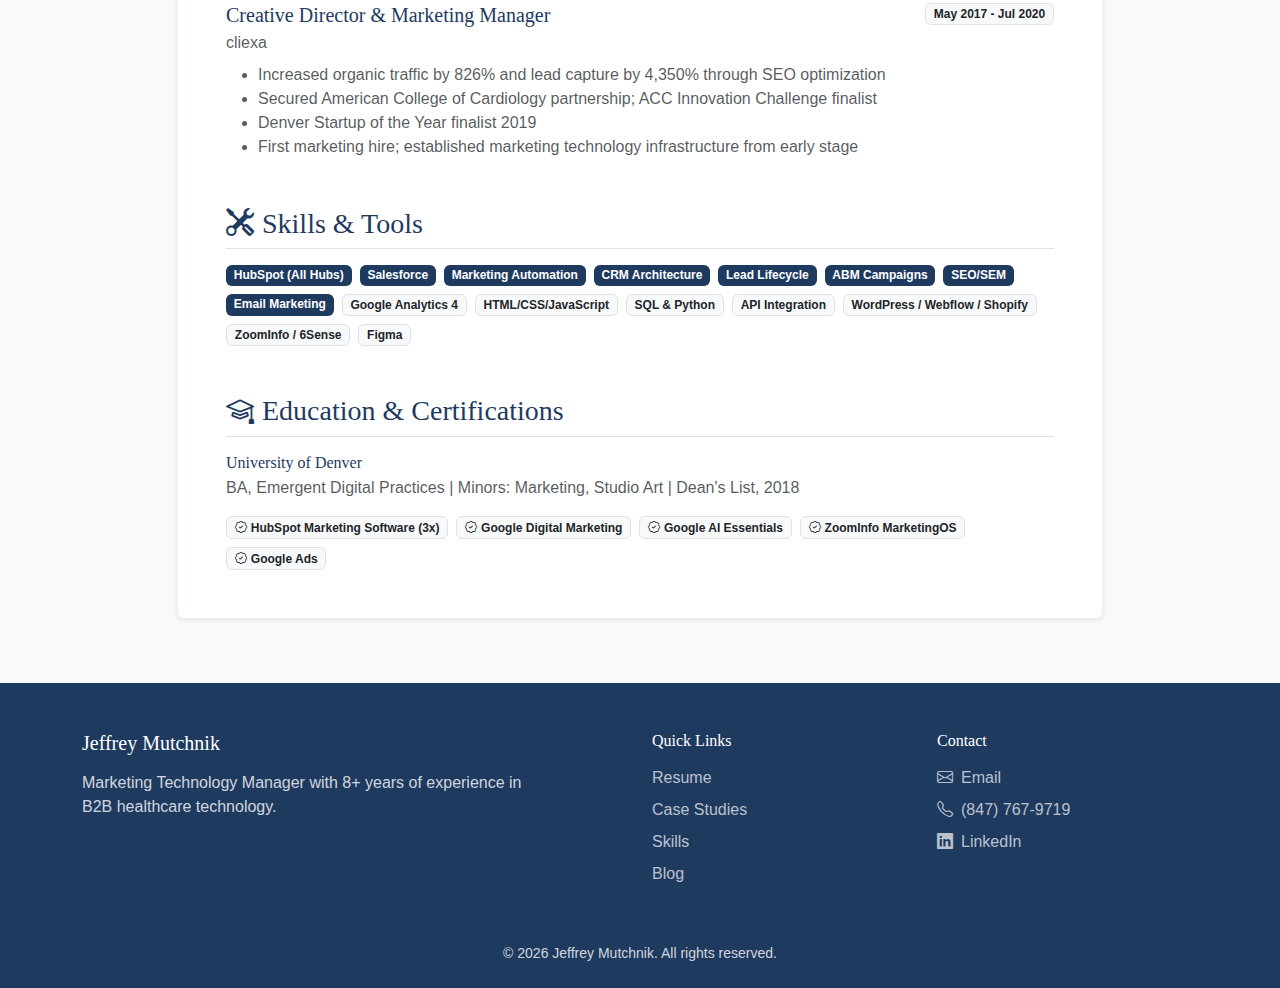
<file: resume.html>
<!DOCTYPE html>
<html lang="en">
<head>
  <meta charset="UTF-8">
  <meta name="viewport" content="width=device-width, initial-scale=1.0">
  <meta name="description" content="Jeffrey Mutchnik Resume - Marketing Technology Manager with 8+ years in B2B healthcare technology.">
  <title>Resume - Jeffrey Mutchnik</title>
  <link href="https://cdn.jsdelivr.net/npm/bootstrap@5.3.3/dist/css/bootstrap.min.css" rel="stylesheet">
  <link href="https://cdn.jsdelivr.net/npm/bootstrap-icons@1.11.3/font/bootstrap-icons.min.css" rel="stylesheet">
  <link rel="stylesheet" href="assets/css/portfolio.css">
</head>
<body>
  <!-- Navigation -->
  <nav class="navbar navbar-expand-lg fixed-top">
    <div class="container">
      <a class="navbar-brand" href="index.html">Jeffrey Mutchnik</a>
      <button class="navbar-toggler" type="button" data-bs-toggle="collapse" data-bs-target="#navbarNav">
        <span class="navbar-toggler-icon"></span>
      </button>
      <div class="collapse navbar-collapse" id="navbarNav">
        <ul class="navbar-nav ms-auto">
          <li class="nav-item"><a class="nav-link" href="index.html">Home</a></li>
          <li class="nav-item"><a class="nav-link active" href="resume.html">Resume</a></li>
          <li class="nav-item"><a class="nav-link" href="case-studies/index.html">Case Studies</a></li>
          <li class="nav-item"><a class="nav-link" href="skills.html">Skills</a></li>
          <li class="nav-item"><a class="nav-link" href="projects.html">Projects</a></li>
          <li class="nav-item"><a class="nav-link" href="blog/index.html">Blog</a></li>
          <li class="nav-item"><a class="nav-link" href="contact.html">Contact</a></li>
        </ul>
      </div>
    </div>
  </nav>

  <!-- Page Header -->
  <header class="page-header text-center">
    <div class="container">
      <h1 class="mb-3">Resume</h1>
      <p class="lead mb-0">Download my resume in various formats optimized for different roles.</p>
    </div>
  </header>

  <!-- Download Section -->
  <section class="section">
    <div class="container">
      <div class="text-center mb-5">
        <h2 class="mb-3">Download Resume</h2>
        <p class="text-muted">Choose the version best suited for your needs. All formats are ATS-optimized.</p>
      </div>
      <div class="row g-3 justify-content-center">
        <div class="col-auto">
          <a href="../output/pdf/Jeffrey_Mutchnik_Resume_MarketingTechnology.pdf" class="btn btn-outline-primary" download>
            <i class="bi bi-download me-2"></i>Marketing Technology
          </a>
        </div>
        <div class="col-auto">
          <a href="../output/pdf/Jeffrey_Mutchnik_Resume_MarketingOps.pdf" class="btn btn-outline-primary" download>
            <i class="bi bi-download me-2"></i>Marketing Operations
          </a>
        </div>
        <div class="col-auto">
          <a href="../output/pdf/Jeffrey_Mutchnik_Resume_DemandGen.pdf" class="btn btn-outline-primary" download>
            <i class="bi bi-download me-2"></i>Demand Generation
          </a>
        </div>
        <div class="col-auto">
          <a href="../output/pdf/Jeffrey_Mutchnik_Resume_Marketing.pdf" class="btn btn-outline-primary" download>
            <i class="bi bi-download me-2"></i>Marketing Manager
          </a>
        </div>
        <div class="col-auto">
          <a href="../output/pdf/Jeffrey_Mutchnik_Resume_HubSpotAdmin.pdf" class="btn btn-outline-primary" download>
            <i class="bi bi-download me-2"></i>HubSpot Administrator
          </a>
        </div>
        <div class="col-auto">
          <a href="../output/pdf/Jeffrey_Mutchnik_Resume_HealthcareMarketing.pdf" class="btn btn-outline-primary" download>
            <i class="bi bi-download me-2"></i>Healthcare Marketing
          </a>
        </div>
        <div class="col-auto">
          <a href="../output/pdf/Jeffrey_Mutchnik_Resume_ATS.pdf" class="btn btn-primary" download>
            <i class="bi bi-download me-2"></i>ATS-Optimized
          </a>
        </div>
      </div>
    </div>
  </section>

  <!-- Resume Content -->
  <section class="section section-alt">
    <div class="container">
      <div class="row justify-content-center">
        <div class="col-lg-10">
          <div class="card shadow-sm">
            <div class="card-body p-4 p-md-5">
              <!-- Summary -->
              <section class="mb-5">
                <h3 class="border-bottom pb-2 mb-3"><i class="bi bi-person-badge me-2"></i>Summary</h3>
                <p class="text-muted mb-0">Marketing Technology Manager with 8+ years driving revenue growth for B2B healthcare technology companies. Track record as first marketing hire at 3 startups—generating $20M+ pipeline, contributing to $20M Series B, and building full-stack marketing technology infrastructure from the ground up. HubSpot and Salesforce expert with deep experience in marketing operations, marketing automation, and emerging technologies including AI-powered tools.</p>
              </section>

              <!-- Experience -->
              <section class="mb-5">
                <h3 class="border-bottom pb-2 mb-4"><i class="bi bi-briefcase me-2"></i>Professional Experience</h3>

                <!-- Consulting -->
                <div class="mb-4">
                  <div class="d-flex justify-content-between align-items-start flex-wrap mb-2">
                    <div>
                      <h5 class="mb-1">Marketing Technology Consultant</h5>
                      <p class="text-muted mb-0">Self-Employed</p>
                    </div>
                    <span class="badge bg-light text-dark">Jan 2023 - Present</span>
                  </div>
                  <ul class="text-muted">
                    <li>Generated $2.5M in annual recurring revenue within 30 days for Ambience Healthcare through go-to-market strategy and HubSpot implementation</li>
                    <li>Advising early-stage startups on marketing technology strategy, CRM selection, and lead lifecycle design</li>
                    <li>Building expertise in emerging technologies including Python, API integration, and AI-powered tools for marketing automation</li>
                  </ul>
                </div>

                <!-- AASM -->
                <div class="mb-4">
                  <div class="d-flex justify-content-between align-items-start flex-wrap mb-2">
                    <div>
                      <h5 class="mb-1">Marketing Technology Manager</h5>
                      <p class="text-muted mb-0">American Academy of Sleep Medicine</p>
                    </div>
                    <span class="badge bg-light text-dark">Oct 2023 - Apr 2025</span>
                  </div>
                  <ul class="text-muted">
                    <li>Increased webinar registrations by 1,200% year-over-year through automated nurture campaigns</li>
                    <li>Rebuilt 8 web properties serving 13,000+ members through cross-functional collaboration</li>
                    <li>Led enterprise CRM migration to HubSpot with 100% data integrity; expanded to Service Hub with AI chatbot</li>
                    <li>Built Shopify e-commerce platform generating $500K+ in annual sales</li>
                    <li>Managed team of 3 specialists with highly organized marketing operations processes</li>
                  </ul>
                </div>

                <!-- PatientIQ -->
                <div class="mb-4">
                  <div class="d-flex justify-content-between align-items-start flex-wrap mb-2">
                    <div>
                      <h5 class="mb-1">Senior Marketing Manager</h5>
                      <p class="text-muted mb-0">PatientIQ</p>
                    </div>
                    <span class="badge bg-light text-dark">Jul 2020 - May 2023</span>
                  </div>
                  <ul class="text-muted">
                    <li>Generated 44% of company pipeline totaling $6M ARR through integrated ABM strategy</li>
                    <li>Increased annual recurring revenue by 10x from $300K to $3M</li>
                    <li>Contributed to $20M Series B fundraise through investor deck design and sales enablement</li>
                    <li>Increased organic traffic by 235% after rebuilding website on Webflow</li>
                    <li>Scaled marketing qualified leads from 0 to 50 MQLs per month as first marketing hire</li>
                  </ul>
                </div>

                <!-- cliexa -->
                <div class="mb-4">
                  <div class="d-flex justify-content-between align-items-start flex-wrap mb-2">
                    <div>
                      <h5 class="mb-1">Creative Director & Marketing Manager</h5>
                      <p class="text-muted mb-0">cliexa</p>
                    </div>
                    <span class="badge bg-light text-dark">May 2017 - Jul 2020</span>
                  </div>
                  <ul class="text-muted">
                    <li>Increased organic traffic by 826% and lead capture by 4,350% through SEO optimization</li>
                    <li>Secured American College of Cardiology partnership; ACC Innovation Challenge finalist</li>
                    <li>Denver Startup of the Year finalist 2019</li>
                    <li>First marketing hire; established marketing technology infrastructure from early stage</li>
                  </ul>
                </div>
              </section>

              <!-- Skills -->
              <section class="mb-5">
                <h3 class="border-bottom pb-2 mb-3"><i class="bi bi-tools me-2"></i>Skills & Tools</h3>
                <div class="d-flex flex-wrap gap-2">
                  <span class="badge bg-primary">HubSpot (All Hubs)</span>
                  <span class="badge bg-primary">Salesforce</span>
                  <span class="badge bg-primary">Marketing Automation</span>
                  <span class="badge bg-primary">CRM Architecture</span>
                  <span class="badge bg-primary">Lead Lifecycle</span>
                  <span class="badge bg-primary">ABM Campaigns</span>
                  <span class="badge bg-primary">SEO/SEM</span>
                  <span class="badge bg-primary">Email Marketing</span>
                  <span class="badge bg-light text-dark">Google Analytics 4</span>
                  <span class="badge bg-light text-dark">HTML/CSS/JavaScript</span>
                  <span class="badge bg-light text-dark">SQL & Python</span>
                  <span class="badge bg-light text-dark">API Integration</span>
                  <span class="badge bg-light text-dark">WordPress / Webflow / Shopify</span>
                  <span class="badge bg-light text-dark">ZoomInfo / 6Sense</span>
                  <span class="badge bg-light text-dark">Figma</span>
                </div>
              </section>

              <!-- Education -->
              <section>
                <h3 class="border-bottom pb-2 mb-3"><i class="bi bi-mortarboard me-2"></i>Education & Certifications</h3>
                <div class="mb-3">
                  <h6 class="mb-1">University of Denver</h6>
                  <p class="text-muted mb-0">BA, Emergent Digital Practices | Minors: Marketing, Studio Art | Dean's List, 2018</p>
                </div>
                <div class="d-flex flex-wrap gap-2">
                  <span class="badge bg-light text-dark"><i class="bi bi-patch-check me-1"></i>HubSpot Marketing Software (3x)</span>
                  <span class="badge bg-light text-dark"><i class="bi bi-patch-check me-1"></i>Google Digital Marketing</span>
                  <span class="badge bg-light text-dark"><i class="bi bi-patch-check me-1"></i>Google AI Essentials</span>
                  <span class="badge bg-light text-dark"><i class="bi bi-patch-check me-1"></i>ZoomInfo MarketingOS</span>
                  <span class="badge bg-light text-dark"><i class="bi bi-patch-check me-1"></i>Google Ads</span>
                </div>
              </section>
            </div>
          </div>
        </div>
      </div>
    </div>
  </section>

  <!-- Footer -->
  <footer class="footer">
    <div class="container">
      <div class="row">
        <div class="col-lg-5 mb-4 mb-lg-0">
          <h5 class="mb-3">Jeffrey Mutchnik</h5>
          <p class="mb-0">Marketing Technology Manager with 8+ years of experience in B2B healthcare technology.</p>
        </div>
        <div class="col-6 col-lg-3 offset-lg-1">
          <h6 class="mb-3">Quick Links</h6>
          <ul class="list-unstyled mb-0">
            <li class="mb-2"><a href="resume.html">Resume</a></li>
            <li class="mb-2"><a href="case-studies/index.html">Case Studies</a></li>
            <li class="mb-2"><a href="skills.html">Skills</a></li>
            <li class="mb-2"><a href="blog/index.html">Blog</a></li>
          </ul>
        </div>
        <div class="col-6 col-lg-3">
          <h6 class="mb-3">Contact</h6>
          <ul class="list-unstyled mb-0">
            <li class="mb-2"><a href="mailto:jmutchnik21@gmail.com"><i class="bi bi-envelope me-2"></i>Email</a></li>
            <li class="mb-2"><a href="tel:+18477679719"><i class="bi bi-telephone me-2"></i>(847) 767-9719</a></li>
            <li class="mb-2"><a href="https://linkedin.com/in/jeffrey-mutchnik" target="_blank"><i class="bi bi-linkedin me-2"></i>LinkedIn</a></li>
          </ul>
        </div>
      </div>
      <hr class="my-4">
      <p class="text-center mb-0 small">&copy; 2026 Jeffrey Mutchnik. All rights reserved.</p>
    </div>
  </footer>

  <script src="https://cdn.jsdelivr.net/npm/bootstrap@5.3.3/dist/js/bootstrap.bundle.min.js"></script>
</body>
</html>
</file>
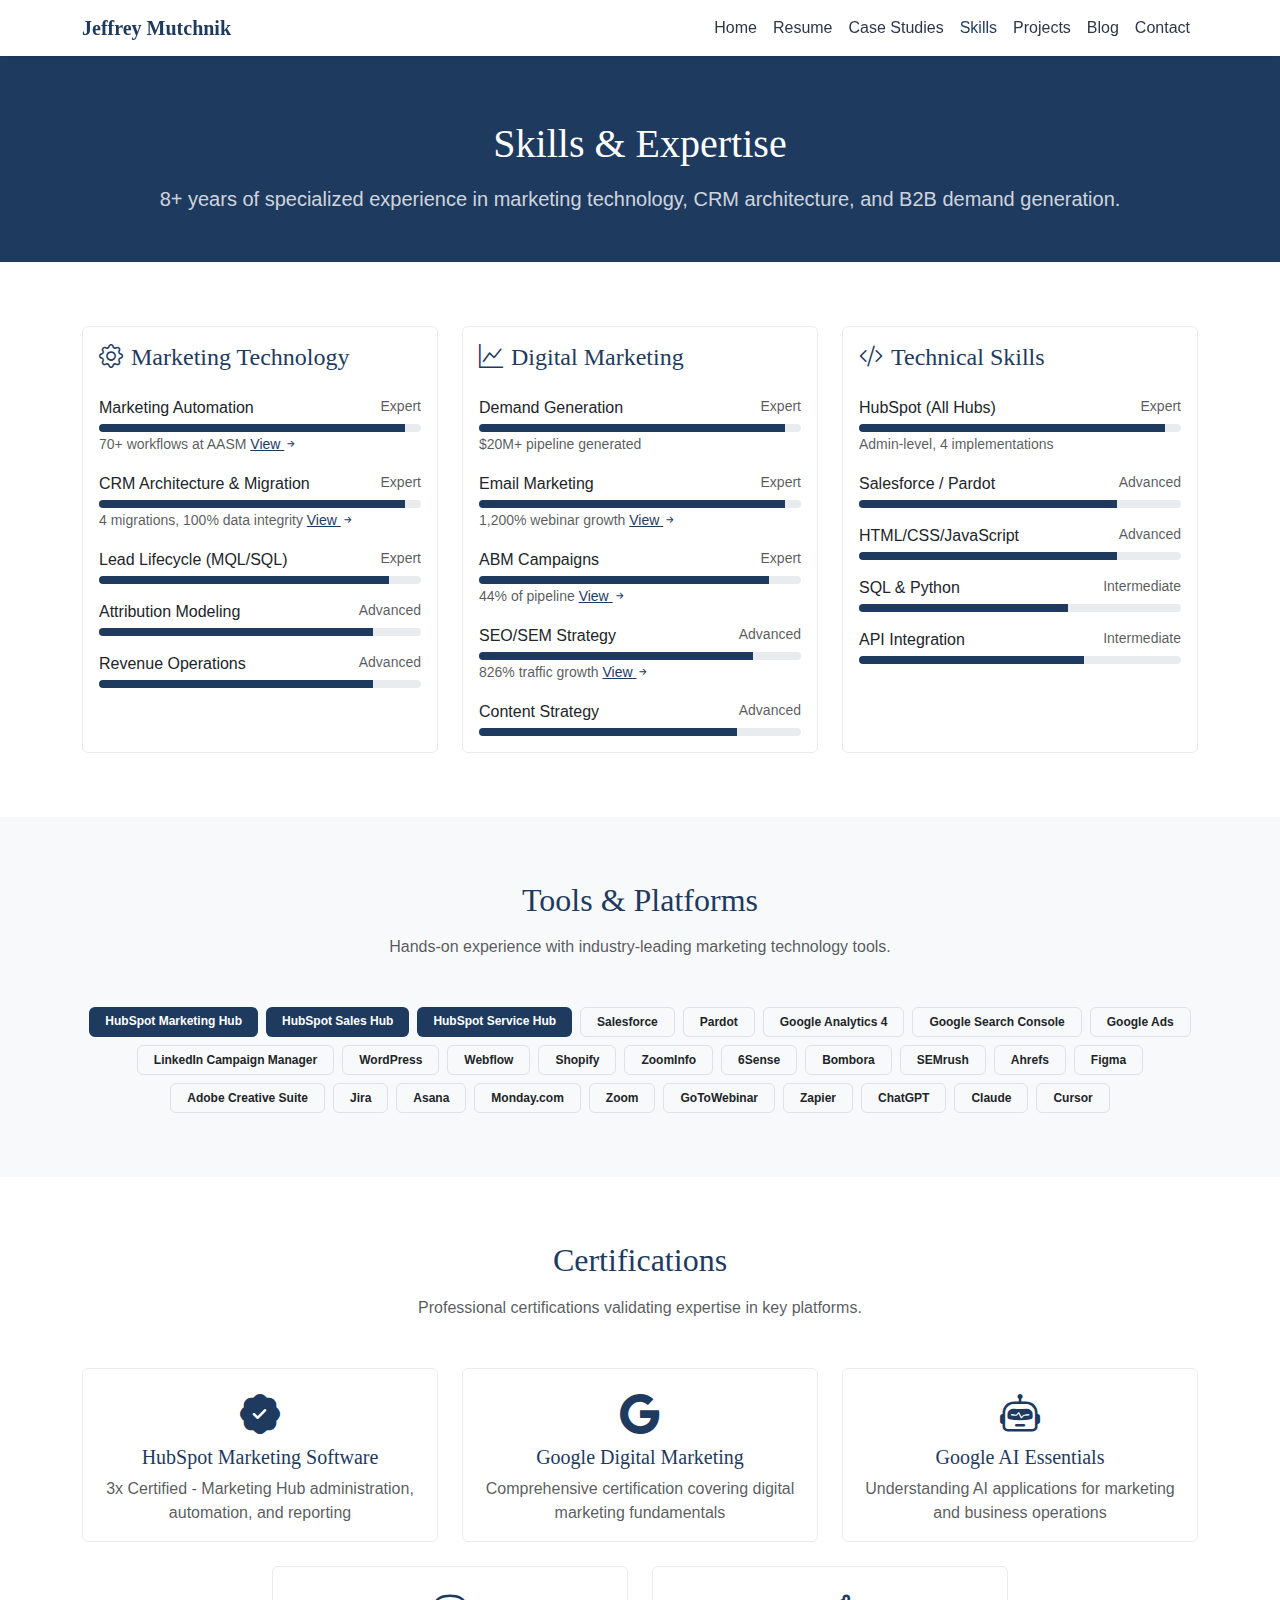
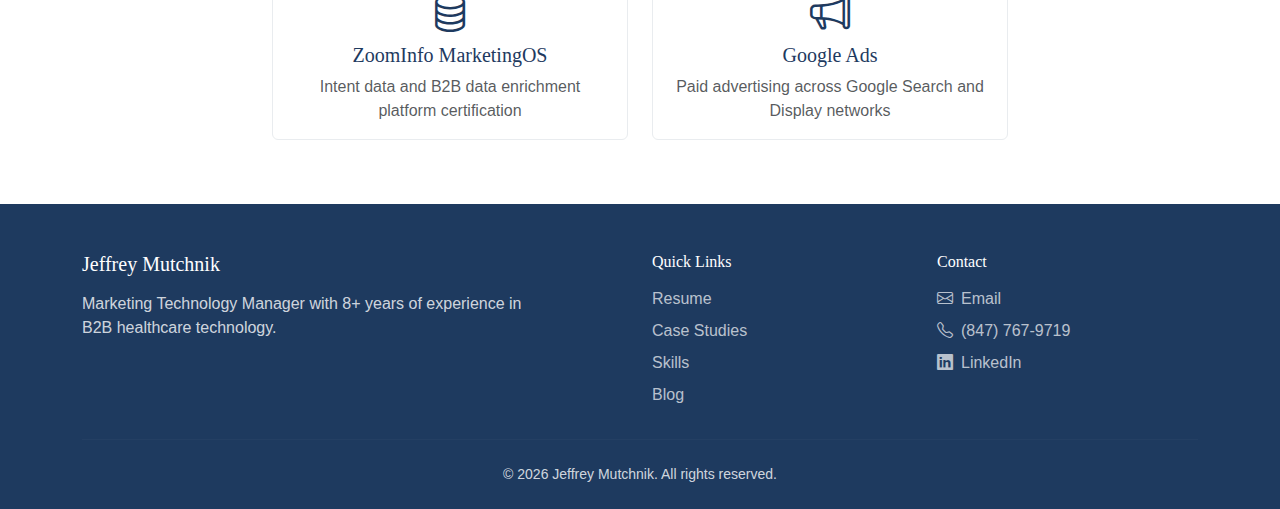
<file: skills.html>
<!DOCTYPE html>
<html lang="en">
<head>
  <meta charset="UTF-8">
  <meta name="viewport" content="width=device-width, initial-scale=1.0">
  <meta name="description" content="Skills - Jeffrey Mutchnik's expertise in marketing technology, HubSpot, Salesforce, and digital marketing.">
  <title>Skills - Jeffrey Mutchnik</title>
  <link href="https://cdn.jsdelivr.net/npm/bootstrap@5.3.3/dist/css/bootstrap.min.css" rel="stylesheet">
  <link href="https://cdn.jsdelivr.net/npm/bootstrap-icons@1.11.3/font/bootstrap-icons.min.css" rel="stylesheet">
  <link rel="stylesheet" href="assets/css/portfolio.css">
</head>
<body>
  <!-- Navigation -->
  <nav class="navbar navbar-expand-lg fixed-top">
    <div class="container">
      <a class="navbar-brand" href="index.html">Jeffrey Mutchnik</a>
      <button class="navbar-toggler" type="button" data-bs-toggle="collapse" data-bs-target="#navbarNav">
        <span class="navbar-toggler-icon"></span>
      </button>
      <div class="collapse navbar-collapse" id="navbarNav">
        <ul class="navbar-nav ms-auto">
          <li class="nav-item"><a class="nav-link" href="index.html">Home</a></li>
          <li class="nav-item"><a class="nav-link" href="resume.html">Resume</a></li>
          <li class="nav-item"><a class="nav-link" href="case-studies/index.html">Case Studies</a></li>
          <li class="nav-item"><a class="nav-link active" href="skills.html">Skills</a></li>
          <li class="nav-item"><a class="nav-link" href="projects.html">Projects</a></li>
          <li class="nav-item"><a class="nav-link" href="blog/index.html">Blog</a></li>
          <li class="nav-item"><a class="nav-link" href="contact.html">Contact</a></li>
        </ul>
      </div>
    </div>
  </nav>

  <!-- Page Header -->
  <header class="page-header text-center">
    <div class="container">
      <h1 class="mb-3">Skills & Expertise</h1>
      <p class="lead mb-0">8+ years of specialized experience in marketing technology, CRM architecture, and B2B demand generation.</p>
    </div>
  </header>

  <!-- Skills Content -->
  <section class="section">
    <div class="container">
      <div class="row g-4">
        <!-- Marketing Technology -->
        <div class="col-lg-4">
          <div class="card h-100">
            <div class="card-body">
              <h4 class="card-title mb-4"><i class="bi bi-gear text-primary me-2"></i>Marketing Technology</h4>

              <div class="mb-3">
                <div class="d-flex justify-content-between mb-1">
                  <span>Marketing Automation</span>
                  <span class="text-muted small">Expert</span>
                </div>
                <div class="progress">
                  <div class="progress-bar" style="width: 95%"></div>
                </div>
                <small class="text-muted">70+ workflows at AASM <a href="case-studies/aasm.html" class="text-primary">View <i class="bi bi-arrow-right-short"></i></a></small>
              </div>

              <div class="mb-3">
                <div class="d-flex justify-content-between mb-1">
                  <span>CRM Architecture & Migration</span>
                  <span class="text-muted small">Expert</span>
                </div>
                <div class="progress">
                  <div class="progress-bar" style="width: 95%"></div>
                </div>
                <small class="text-muted">4 migrations, 100% data integrity <a href="case-studies/patientiq.html" class="text-primary">View <i class="bi bi-arrow-right-short"></i></a></small>
              </div>

              <div class="mb-3">
                <div class="d-flex justify-content-between mb-1">
                  <span>Lead Lifecycle (MQL/SQL)</span>
                  <span class="text-muted small">Expert</span>
                </div>
                <div class="progress">
                  <div class="progress-bar" style="width: 90%"></div>
                </div>
              </div>

              <div class="mb-3">
                <div class="d-flex justify-content-between mb-1">
                  <span>Attribution Modeling</span>
                  <span class="text-muted small">Advanced</span>
                </div>
                <div class="progress">
                  <div class="progress-bar" style="width: 85%"></div>
                </div>
              </div>

              <div class="mb-0">
                <div class="d-flex justify-content-between mb-1">
                  <span>Revenue Operations</span>
                  <span class="text-muted small">Advanced</span>
                </div>
                <div class="progress">
                  <div class="progress-bar" style="width: 85%"></div>
                </div>
              </div>
            </div>
          </div>
        </div>

        <!-- Digital Marketing -->
        <div class="col-lg-4">
          <div class="card h-100">
            <div class="card-body">
              <h4 class="card-title mb-4"><i class="bi bi-graph-up text-primary me-2"></i>Digital Marketing</h4>

              <div class="mb-3">
                <div class="d-flex justify-content-between mb-1">
                  <span>Demand Generation</span>
                  <span class="text-muted small">Expert</span>
                </div>
                <div class="progress">
                  <div class="progress-bar" style="width: 95%"></div>
                </div>
                <small class="text-muted">$20M+ pipeline generated</small>
              </div>

              <div class="mb-3">
                <div class="d-flex justify-content-between mb-1">
                  <span>Email Marketing</span>
                  <span class="text-muted small">Expert</span>
                </div>
                <div class="progress">
                  <div class="progress-bar" style="width: 95%"></div>
                </div>
                <small class="text-muted">1,200% webinar growth <a href="case-studies/aasm.html" class="text-primary">View <i class="bi bi-arrow-right-short"></i></a></small>
              </div>

              <div class="mb-3">
                <div class="d-flex justify-content-between mb-1">
                  <span>ABM Campaigns</span>
                  <span class="text-muted small">Expert</span>
                </div>
                <div class="progress">
                  <div class="progress-bar" style="width: 90%"></div>
                </div>
                <small class="text-muted">44% of pipeline <a href="case-studies/patientiq.html" class="text-primary">View <i class="bi bi-arrow-right-short"></i></a></small>
              </div>

              <div class="mb-3">
                <div class="d-flex justify-content-between mb-1">
                  <span>SEO/SEM Strategy</span>
                  <span class="text-muted small">Advanced</span>
                </div>
                <div class="progress">
                  <div class="progress-bar" style="width: 85%"></div>
                </div>
                <small class="text-muted">826% traffic growth <a href="case-studies/cliexa.html" class="text-primary">View <i class="bi bi-arrow-right-short"></i></a></small>
              </div>

              <div class="mb-0">
                <div class="d-flex justify-content-between mb-1">
                  <span>Content Strategy</span>
                  <span class="text-muted small">Advanced</span>
                </div>
                <div class="progress">
                  <div class="progress-bar" style="width: 80%"></div>
                </div>
              </div>
            </div>
          </div>
        </div>

        <!-- Technical Skills -->
        <div class="col-lg-4">
          <div class="card h-100">
            <div class="card-body">
              <h4 class="card-title mb-4"><i class="bi bi-code-slash text-primary me-2"></i>Technical Skills</h4>

              <div class="mb-3">
                <div class="d-flex justify-content-between mb-1">
                  <span>HubSpot (All Hubs)</span>
                  <span class="text-muted small">Expert</span>
                </div>
                <div class="progress">
                  <div class="progress-bar" style="width: 95%"></div>
                </div>
                <small class="text-muted">Admin-level, 4 implementations</small>
              </div>

              <div class="mb-3">
                <div class="d-flex justify-content-between mb-1">
                  <span>Salesforce / Pardot</span>
                  <span class="text-muted small">Advanced</span>
                </div>
                <div class="progress">
                  <div class="progress-bar" style="width: 80%"></div>
                </div>
              </div>

              <div class="mb-3">
                <div class="d-flex justify-content-between mb-1">
                  <span>HTML/CSS/JavaScript</span>
                  <span class="text-muted small">Advanced</span>
                </div>
                <div class="progress">
                  <div class="progress-bar" style="width: 80%"></div>
                </div>
              </div>

              <div class="mb-3">
                <div class="d-flex justify-content-between mb-1">
                  <span>SQL & Python</span>
                  <span class="text-muted small">Intermediate</span>
                </div>
                <div class="progress">
                  <div class="progress-bar" style="width: 65%"></div>
                </div>
              </div>

              <div class="mb-0">
                <div class="d-flex justify-content-between mb-1">
                  <span>API Integration</span>
                  <span class="text-muted small">Intermediate</span>
                </div>
                <div class="progress">
                  <div class="progress-bar" style="width: 70%"></div>
                </div>
              </div>
            </div>
          </div>
        </div>
      </div>
    </div>
  </section>

  <!-- Tools Section -->
  <section class="section section-alt">
    <div class="container">
      <div class="text-center mb-5">
        <h2 class="mb-3">Tools & Platforms</h2>
        <p class="text-muted">Hands-on experience with industry-leading marketing technology tools.</p>
      </div>
      <div class="d-flex flex-wrap gap-2 justify-content-center">
        <span class="badge bg-primary px-3 py-2">HubSpot Marketing Hub</span>
        <span class="badge bg-primary px-3 py-2">HubSpot Sales Hub</span>
        <span class="badge bg-primary px-3 py-2">HubSpot Service Hub</span>
        <span class="badge bg-light text-dark px-3 py-2">Salesforce</span>
        <span class="badge bg-light text-dark px-3 py-2">Pardot</span>
        <span class="badge bg-light text-dark px-3 py-2">Google Analytics 4</span>
        <span class="badge bg-light text-dark px-3 py-2">Google Search Console</span>
        <span class="badge bg-light text-dark px-3 py-2">Google Ads</span>
        <span class="badge bg-light text-dark px-3 py-2">LinkedIn Campaign Manager</span>
        <span class="badge bg-light text-dark px-3 py-2">WordPress</span>
        <span class="badge bg-light text-dark px-3 py-2">Webflow</span>
        <span class="badge bg-light text-dark px-3 py-2">Shopify</span>
        <span class="badge bg-light text-dark px-3 py-2">ZoomInfo</span>
        <span class="badge bg-light text-dark px-3 py-2">6Sense</span>
        <span class="badge bg-light text-dark px-3 py-2">Bombora</span>
        <span class="badge bg-light text-dark px-3 py-2">SEMrush</span>
        <span class="badge bg-light text-dark px-3 py-2">Ahrefs</span>
        <span class="badge bg-light text-dark px-3 py-2">Figma</span>
        <span class="badge bg-light text-dark px-3 py-2">Adobe Creative Suite</span>
        <span class="badge bg-light text-dark px-3 py-2">Jira</span>
        <span class="badge bg-light text-dark px-3 py-2">Asana</span>
        <span class="badge bg-light text-dark px-3 py-2">Monday.com</span>
        <span class="badge bg-light text-dark px-3 py-2">Zoom</span>
        <span class="badge bg-light text-dark px-3 py-2">GoToWebinar</span>
        <span class="badge bg-light text-dark px-3 py-2">Zapier</span>
        <span class="badge bg-light text-dark px-3 py-2">ChatGPT</span>
        <span class="badge bg-light text-dark px-3 py-2">Claude</span>
        <span class="badge bg-light text-dark px-3 py-2">Cursor</span>
      </div>
    </div>
  </section>

  <!-- Certifications -->
  <section class="section">
    <div class="container">
      <div class="text-center mb-5">
        <h2 class="mb-3">Certifications</h2>
        <p class="text-muted">Professional certifications validating expertise in key platforms.</p>
      </div>
      <div class="row g-4 justify-content-center">
        <div class="col-md-6 col-lg-4">
          <div class="card h-100 text-center">
            <div class="card-body">
              <i class="bi bi-patch-check-fill text-primary fs-1 mb-3"></i>
              <h5 class="card-title">HubSpot Marketing Software</h5>
              <p class="card-text text-muted">3x Certified - Marketing Hub administration, automation, and reporting</p>
            </div>
          </div>
        </div>
        <div class="col-md-6 col-lg-4">
          <div class="card h-100 text-center">
            <div class="card-body">
              <i class="bi bi-google text-primary fs-1 mb-3"></i>
              <h5 class="card-title">Google Digital Marketing</h5>
              <p class="card-text text-muted">Comprehensive certification covering digital marketing fundamentals</p>
            </div>
          </div>
        </div>
        <div class="col-md-6 col-lg-4">
          <div class="card h-100 text-center">
            <div class="card-body">
              <i class="bi bi-robot text-primary fs-1 mb-3"></i>
              <h5 class="card-title">Google AI Essentials</h5>
              <p class="card-text text-muted">Understanding AI applications for marketing and business operations</p>
            </div>
          </div>
        </div>
        <div class="col-md-6 col-lg-4">
          <div class="card h-100 text-center">
            <div class="card-body">
              <i class="bi bi-database text-primary fs-1 mb-3"></i>
              <h5 class="card-title">ZoomInfo MarketingOS</h5>
              <p class="card-text text-muted">Intent data and B2B data enrichment platform certification</p>
            </div>
          </div>
        </div>
        <div class="col-md-6 col-lg-4">
          <div class="card h-100 text-center">
            <div class="card-body">
              <i class="bi bi-megaphone text-primary fs-1 mb-3"></i>
              <h5 class="card-title">Google Ads</h5>
              <p class="card-text text-muted">Paid advertising across Google Search and Display networks</p>
            </div>
          </div>
        </div>
      </div>
    </div>
  </section>

  <!-- Footer -->
  <footer class="footer">
    <div class="container">
      <div class="row">
        <div class="col-lg-5 mb-4 mb-lg-0">
          <h5 class="mb-3">Jeffrey Mutchnik</h5>
          <p class="mb-0">Marketing Technology Manager with 8+ years of experience in B2B healthcare technology.</p>
        </div>
        <div class="col-6 col-lg-3 offset-lg-1">
          <h6 class="mb-3">Quick Links</h6>
          <ul class="list-unstyled mb-0">
            <li class="mb-2"><a href="resume.html">Resume</a></li>
            <li class="mb-2"><a href="case-studies/index.html">Case Studies</a></li>
            <li class="mb-2"><a href="skills.html">Skills</a></li>
            <li class="mb-2"><a href="blog/index.html">Blog</a></li>
          </ul>
        </div>
        <div class="col-6 col-lg-3">
          <h6 class="mb-3">Contact</h6>
          <ul class="list-unstyled mb-0">
            <li class="mb-2"><a href="mailto:jmutchnik21@gmail.com"><i class="bi bi-envelope me-2"></i>Email</a></li>
            <li class="mb-2"><a href="tel:+18477679719"><i class="bi bi-telephone me-2"></i>(847) 767-9719</a></li>
            <li class="mb-2"><a href="https://linkedin.com/in/jeffrey-mutchnik" target="_blank"><i class="bi bi-linkedin me-2"></i>LinkedIn</a></li>
          </ul>
        </div>
      </div>
      <hr class="my-4">
      <p class="text-center mb-0 small">&copy; 2026 Jeffrey Mutchnik. All rights reserved.</p>
    </div>
  </footer>

  <script src="https://cdn.jsdelivr.net/npm/bootstrap@5.3.3/dist/js/bootstrap.bundle.min.js"></script>
</body>
</html>
</file>
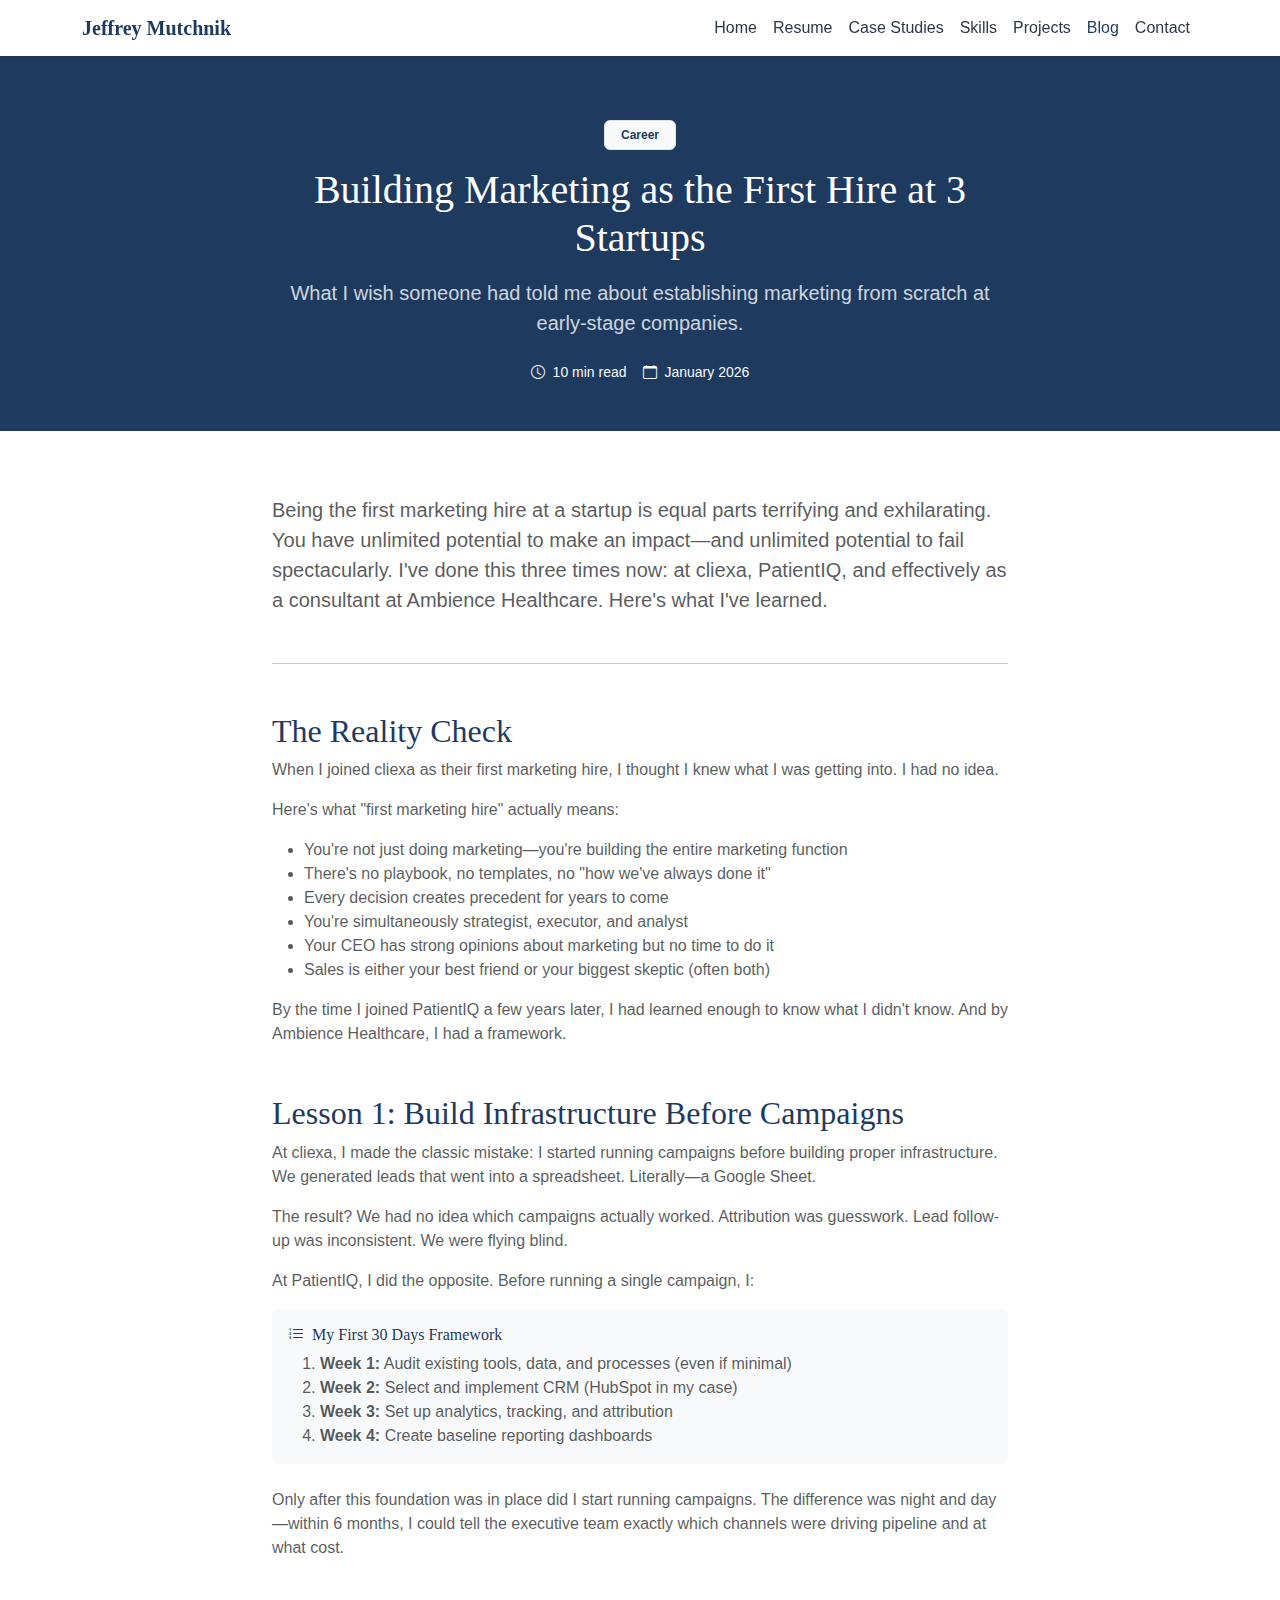
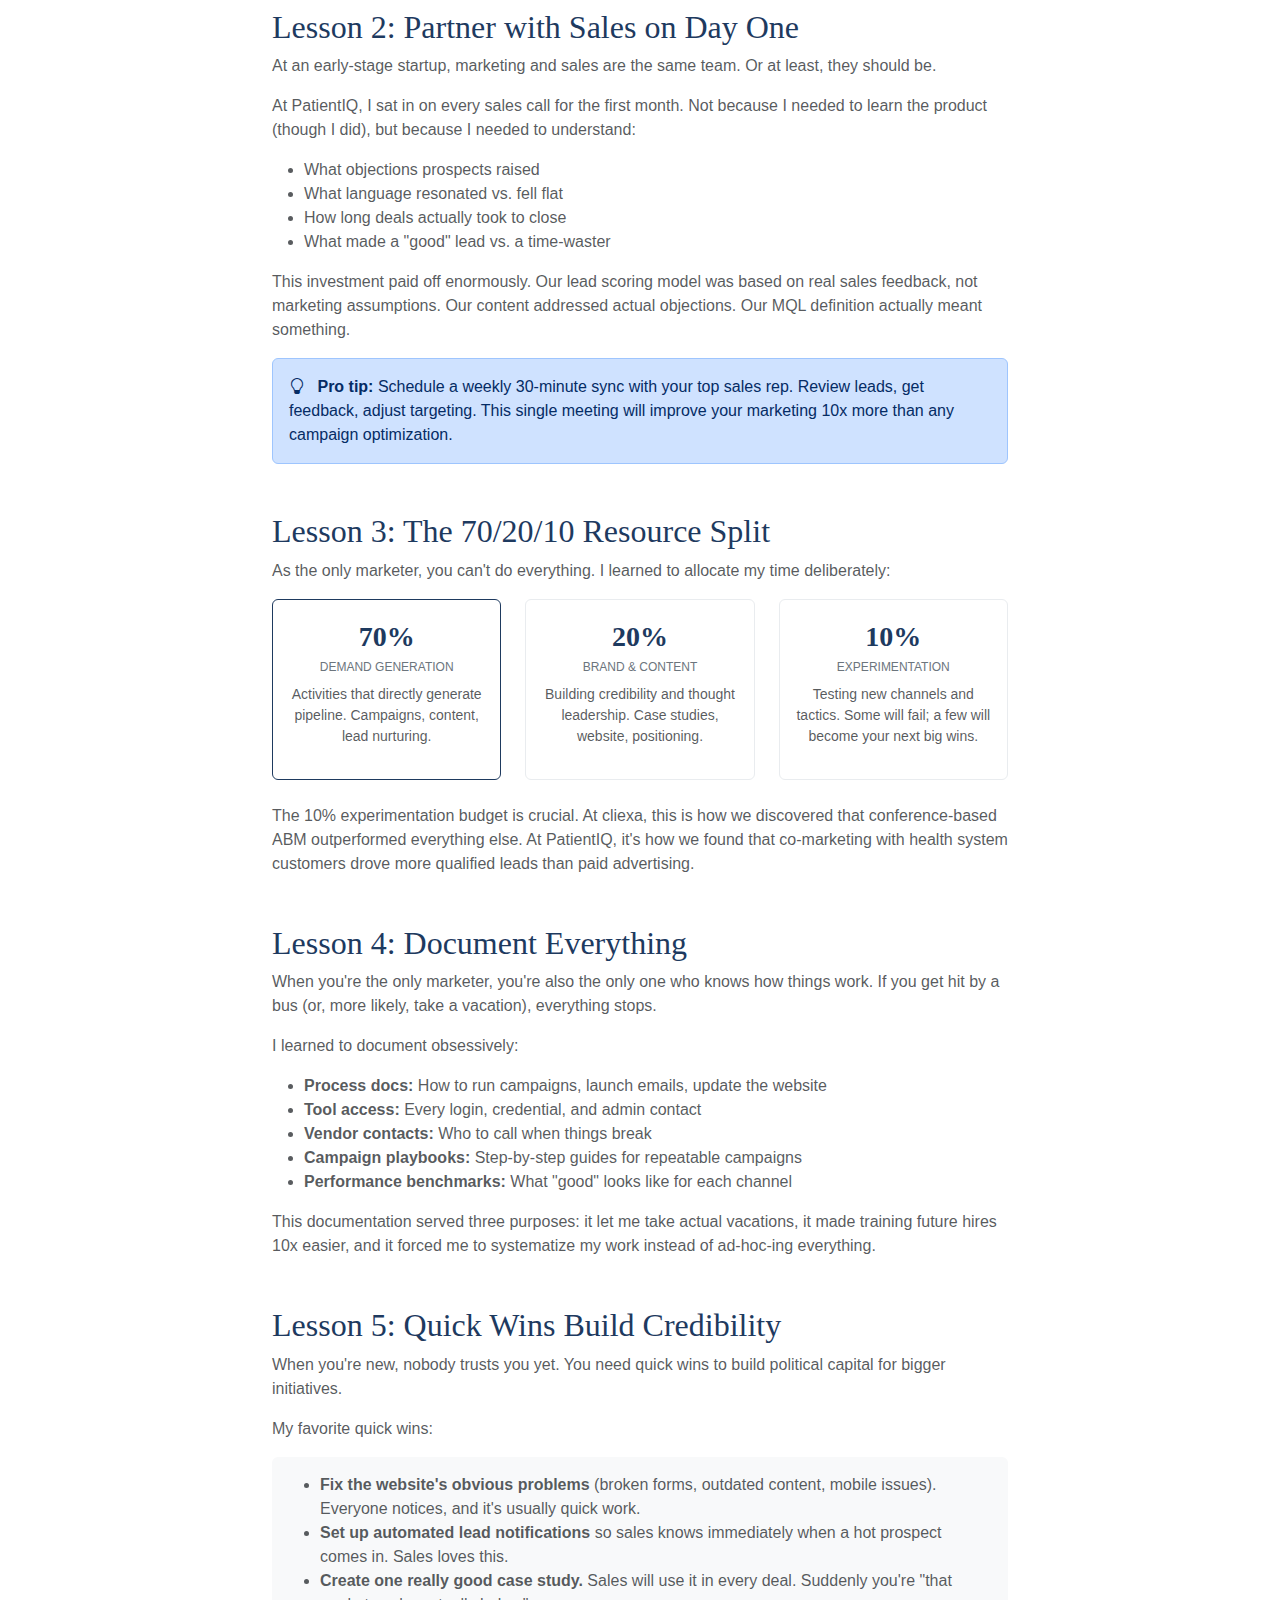
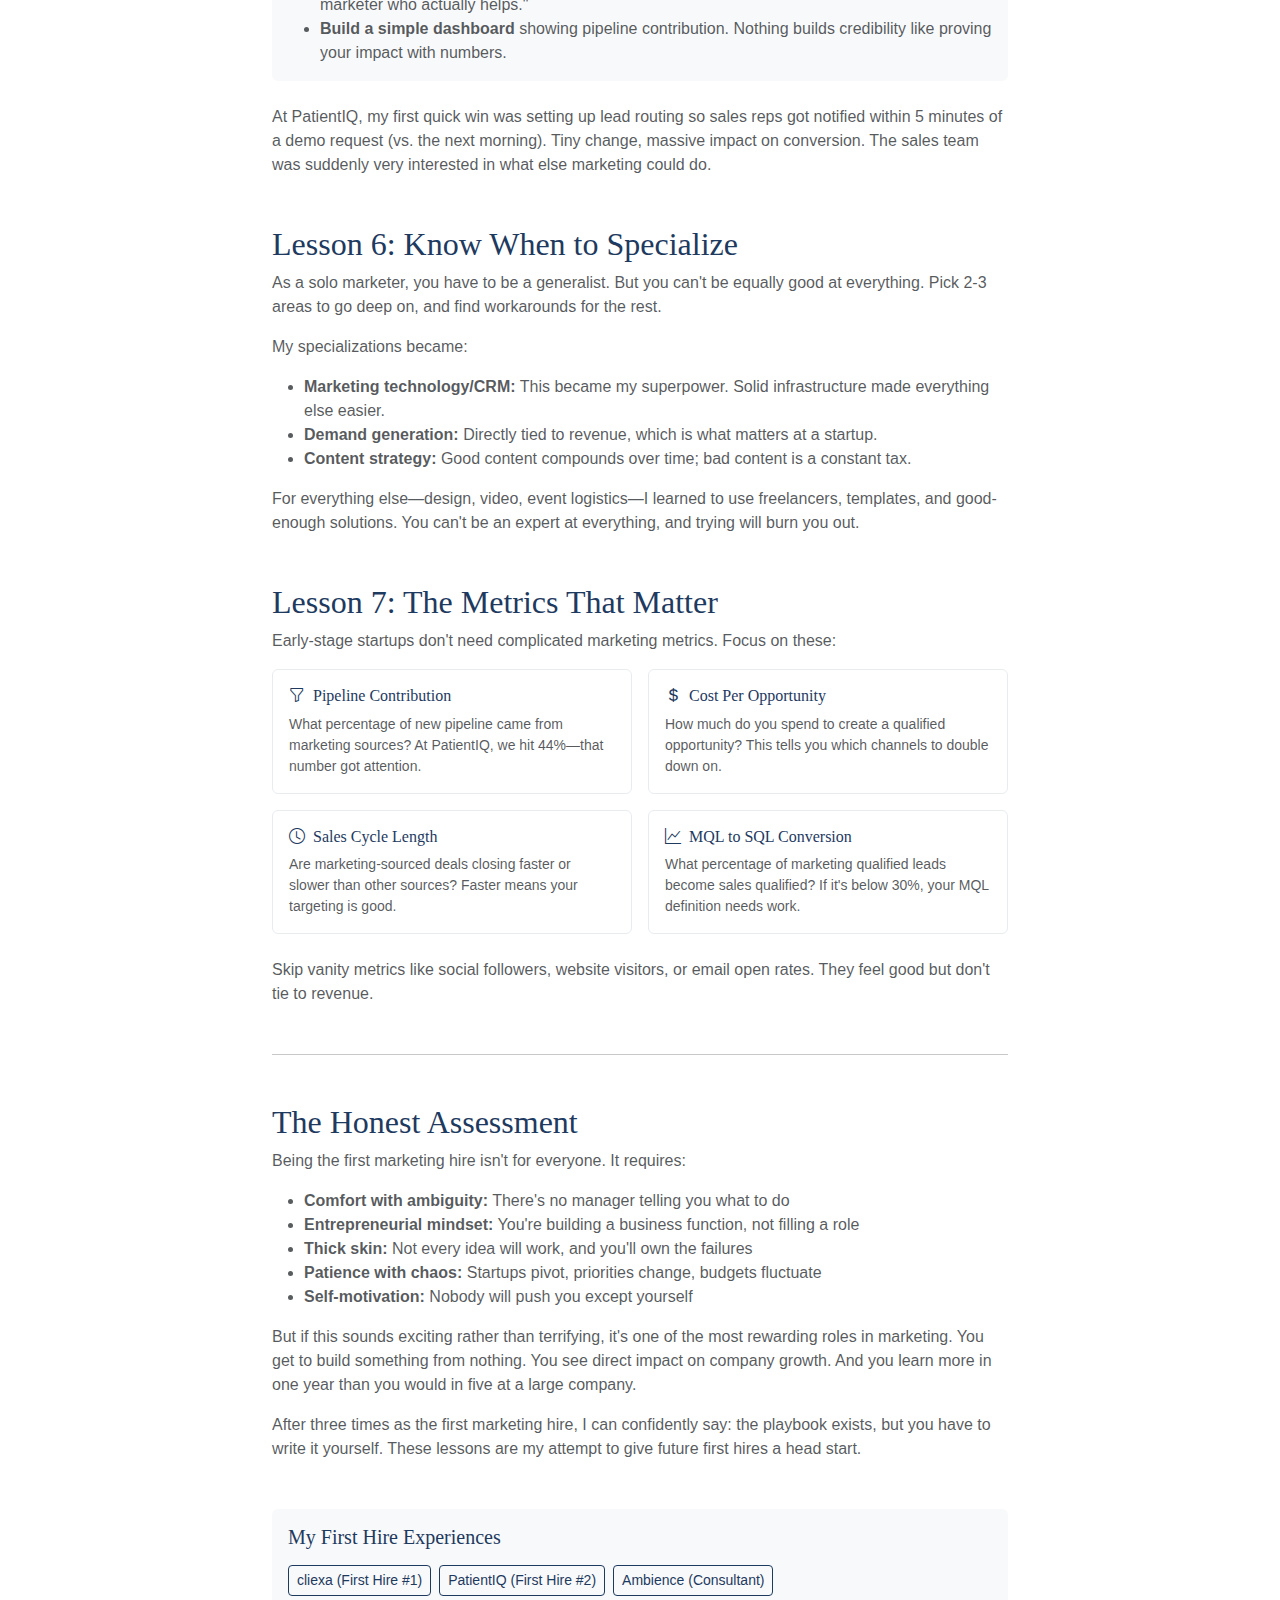
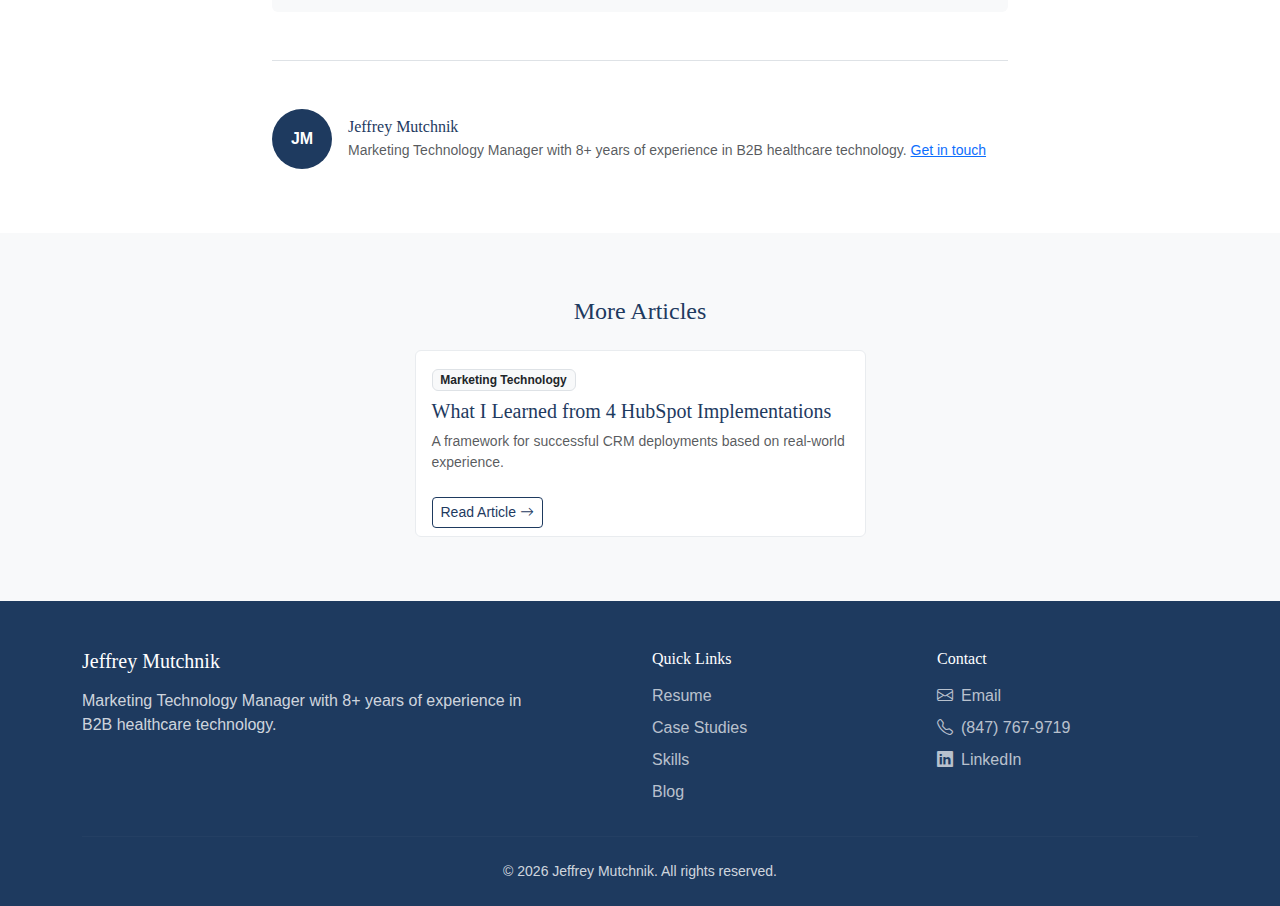
<file: blog/first-marketing-hire.html>
<!DOCTYPE html>
<html lang="en">
<head>
  <meta charset="UTF-8">
  <meta name="viewport" content="width=device-width, initial-scale=1.0">
  <meta name="description" content="Building Marketing as the First Hire at 3 Startups - Lessons from establishing marketing from scratch at early-stage companies.">
  <title>Building Marketing as the First Hire at 3 Startups - Jeffrey Mutchnik</title>
  <link href="https://cdn.jsdelivr.net/npm/bootstrap@5.3.3/dist/css/bootstrap.min.css" rel="stylesheet">
  <link href="https://cdn.jsdelivr.net/npm/bootstrap-icons@1.11.3/font/bootstrap-icons.min.css" rel="stylesheet">
  <link rel="stylesheet" href="../assets/css/portfolio.css">
</head>
<body>
  <!-- Navigation -->
  <nav class="navbar navbar-expand-lg fixed-top">
    <div class="container">
      <a class="navbar-brand" href="../index.html">Jeffrey Mutchnik</a>
      <button class="navbar-toggler" type="button" data-bs-toggle="collapse" data-bs-target="#navbarNav">
        <span class="navbar-toggler-icon"></span>
      </button>
      <div class="collapse navbar-collapse" id="navbarNav">
        <ul class="navbar-nav ms-auto">
          <li class="nav-item"><a class="nav-link" href="../index.html">Home</a></li>
          <li class="nav-item"><a class="nav-link" href="../resume.html">Resume</a></li>
          <li class="nav-item"><a class="nav-link" href="../case-studies/index.html">Case Studies</a></li>
          <li class="nav-item"><a class="nav-link" href="../skills.html">Skills</a></li>
          <li class="nav-item"><a class="nav-link" href="../projects.html">Projects</a></li>
          <li class="nav-item"><a class="nav-link active" href="index.html">Blog</a></li>
          <li class="nav-item"><a class="nav-link" href="../contact.html">Contact</a></li>
        </ul>
      </div>
    </div>
  </nav>

  <!-- Article Header -->
  <header class="page-header text-center">
    <div class="container">
      <div class="row justify-content-center">
        <div class="col-lg-8">
          <span class="badge bg-light text-primary mb-3 px-3 py-2">Career</span>
          <h1 class="mb-3">Building Marketing as the First Hire at 3 Startups</h1>
          <p class="lead mb-4">What I wish someone had told me about establishing marketing from scratch at early-stage companies.</p>
          <div class="d-flex justify-content-center gap-3 flex-wrap">
            <span class="text-light small"><i class="bi bi-clock me-1"></i> 10 min read</span>
            <span class="text-light small"><i class="bi bi-calendar me-1"></i> January 2026</span>
          </div>
        </div>
      </div>
    </div>
  </header>

  <!-- Article Content -->
  <article class="section">
    <div class="container">
      <div class="row justify-content-center">
        <div class="col-lg-8">

          <p class="lead text-muted">Being the first marketing hire at a startup is equal parts terrifying and exhilarating. You have unlimited potential to make an impact—and unlimited potential to fail spectacularly. I've done this three times now: at cliexa, PatientIQ, and effectively as a consultant at Ambience Healthcare. Here's what I've learned.</p>

          <hr class="my-5">

          <h2>The Reality Check</h2>
          <p class="text-muted">When I joined cliexa as their first marketing hire, I thought I knew what I was getting into. I had no idea.</p>

          <p class="text-muted">Here's what "first marketing hire" actually means:</p>
          <ul class="text-muted">
            <li>You're not just doing marketing—you're building the entire marketing function</li>
            <li>There's no playbook, no templates, no "how we've always done it"</li>
            <li>Every decision creates precedent for years to come</li>
            <li>You're simultaneously strategist, executor, and analyst</li>
            <li>Your CEO has strong opinions about marketing but no time to do it</li>
            <li>Sales is either your best friend or your biggest skeptic (often both)</li>
          </ul>

          <p class="text-muted">By the time I joined PatientIQ a few years later, I had learned enough to know what I didn't know. And by Ambience Healthcare, I had a framework.</p>

          <h2 class="mt-5">Lesson 1: Build Infrastructure Before Campaigns</h2>
          <p class="text-muted">At cliexa, I made the classic mistake: I started running campaigns before building proper infrastructure. We generated leads that went into a spreadsheet. Literally—a Google Sheet.</p>

          <p class="text-muted">The result? We had no idea which campaigns actually worked. Attribution was guesswork. Lead follow-up was inconsistent. We were flying blind.</p>

          <p class="text-muted">At PatientIQ, I did the opposite. Before running a single campaign, I:</p>

          <div class="card bg-light border-0 mb-4">
            <div class="card-body">
              <h6 class="card-title"><i class="bi bi-list-ol text-primary me-2"></i>My First 30 Days Framework</h6>
              <ol class="text-muted mb-0">
                <li><strong>Week 1:</strong> Audit existing tools, data, and processes (even if minimal)</li>
                <li><strong>Week 2:</strong> Select and implement CRM (HubSpot in my case)</li>
                <li><strong>Week 3:</strong> Set up analytics, tracking, and attribution</li>
                <li><strong>Week 4:</strong> Create baseline reporting dashboards</li>
              </ol>
            </div>
          </div>

          <p class="text-muted">Only after this foundation was in place did I start running campaigns. The difference was night and day—within 6 months, I could tell the executive team exactly which channels were driving pipeline and at what cost.</p>

          <h2 class="mt-5">Lesson 2: Partner with Sales on Day One</h2>
          <p class="text-muted">At an early-stage startup, marketing and sales are the same team. Or at least, they should be.</p>

          <p class="text-muted">At PatientIQ, I sat in on every sales call for the first month. Not because I needed to learn the product (though I did), but because I needed to understand:</p>

          <ul class="text-muted">
            <li>What objections prospects raised</li>
            <li>What language resonated vs. fell flat</li>
            <li>How long deals actually took to close</li>
            <li>What made a "good" lead vs. a time-waster</li>
          </ul>

          <p class="text-muted">This investment paid off enormously. Our lead scoring model was based on real sales feedback, not marketing assumptions. Our content addressed actual objections. Our MQL definition actually meant something.</p>

          <div class="alert alert-primary" role="alert">
            <i class="bi bi-lightbulb me-2"></i>
            <strong>Pro tip:</strong> Schedule a weekly 30-minute sync with your top sales rep. Review leads, get feedback, adjust targeting. This single meeting will improve your marketing 10x more than any campaign optimization.
          </div>

          <h2 class="mt-5">Lesson 3: The 70/20/10 Resource Split</h2>
          <p class="text-muted">As the only marketer, you can't do everything. I learned to allocate my time deliberately:</p>

          <div class="row g-4 mb-4">
            <div class="col-md-4">
              <div class="card h-100 text-center border-primary">
                <div class="card-body">
                  <div class="metric-value">70%</div>
                  <div class="metric-label">Demand Generation</div>
                  <p class="text-muted small mt-2">Activities that directly generate pipeline. Campaigns, content, lead nurturing.</p>
                </div>
              </div>
            </div>
            <div class="col-md-4">
              <div class="card h-100 text-center">
                <div class="card-body">
                  <div class="metric-value">20%</div>
                  <div class="metric-label">Brand & Content</div>
                  <p class="text-muted small mt-2">Building credibility and thought leadership. Case studies, website, positioning.</p>
                </div>
              </div>
            </div>
            <div class="col-md-4">
              <div class="card h-100 text-center">
                <div class="card-body">
                  <div class="metric-value">10%</div>
                  <div class="metric-label">Experimentation</div>
                  <p class="text-muted small mt-2">Testing new channels and tactics. Some will fail; a few will become your next big wins.</p>
                </div>
              </div>
            </div>
          </div>

          <p class="text-muted">The 10% experimentation budget is crucial. At cliexa, this is how we discovered that conference-based ABM outperformed everything else. At PatientIQ, it's how we found that co-marketing with health system customers drove more qualified leads than paid advertising.</p>

          <h2 class="mt-5">Lesson 4: Document Everything</h2>
          <p class="text-muted">When you're the only marketer, you're also the only one who knows how things work. If you get hit by a bus (or, more likely, take a vacation), everything stops.</p>

          <p class="text-muted">I learned to document obsessively:</p>

          <ul class="text-muted">
            <li><strong>Process docs:</strong> How to run campaigns, launch emails, update the website</li>
            <li><strong>Tool access:</strong> Every login, credential, and admin contact</li>
            <li><strong>Vendor contacts:</strong> Who to call when things break</li>
            <li><strong>Campaign playbooks:</strong> Step-by-step guides for repeatable campaigns</li>
            <li><strong>Performance benchmarks:</strong> What "good" looks like for each channel</li>
          </ul>

          <p class="text-muted">This documentation served three purposes: it let me take actual vacations, it made training future hires 10x easier, and it forced me to systematize my work instead of ad-hoc-ing everything.</p>

          <h2 class="mt-5">Lesson 5: Quick Wins Build Credibility</h2>
          <p class="text-muted">When you're new, nobody trusts you yet. You need quick wins to build political capital for bigger initiatives.</p>

          <p class="text-muted">My favorite quick wins:</p>

          <div class="card bg-light border-0 mb-4">
            <div class="card-body">
              <ul class="text-muted mb-0">
                <li><strong>Fix the website's obvious problems</strong> (broken forms, outdated content, mobile issues). Everyone notices, and it's usually quick work.</li>
                <li><strong>Set up automated lead notifications</strong> so sales knows immediately when a hot prospect comes in. Sales loves this.</li>
                <li><strong>Create one really good case study.</strong> Sales will use it in every deal. Suddenly you're "that marketer who actually helps."</li>
                <li><strong>Build a simple dashboard</strong> showing pipeline contribution. Nothing builds credibility like proving your impact with numbers.</li>
              </ul>
            </div>
          </div>

          <p class="text-muted">At PatientIQ, my first quick win was setting up lead routing so sales reps got notified within 5 minutes of a demo request (vs. the next morning). Tiny change, massive impact on conversion. The sales team was suddenly very interested in what else marketing could do.</p>

          <h2 class="mt-5">Lesson 6: Know When to Specialize</h2>
          <p class="text-muted">As a solo marketer, you have to be a generalist. But you can't be equally good at everything. Pick 2-3 areas to go deep on, and find workarounds for the rest.</p>

          <p class="text-muted">My specializations became:</p>
          <ul class="text-muted">
            <li><strong>Marketing technology/CRM:</strong> This became my superpower. Solid infrastructure made everything else easier.</li>
            <li><strong>Demand generation:</strong> Directly tied to revenue, which is what matters at a startup.</li>
            <li><strong>Content strategy:</strong> Good content compounds over time; bad content is a constant tax.</li>
          </ul>

          <p class="text-muted">For everything else—design, video, event logistics—I learned to use freelancers, templates, and good-enough solutions. You can't be an expert at everything, and trying will burn you out.</p>

          <h2 class="mt-5">Lesson 7: The Metrics That Matter</h2>
          <p class="text-muted">Early-stage startups don't need complicated marketing metrics. Focus on these:</p>

          <div class="row g-3 mb-4">
            <div class="col-md-6">
              <div class="card h-100">
                <div class="card-body">
                  <h6 class="card-title"><i class="bi bi-funnel text-primary me-2"></i>Pipeline Contribution</h6>
                  <p class="card-text text-muted small">What percentage of new pipeline came from marketing sources? At PatientIQ, we hit 44%—that number got attention.</p>
                </div>
              </div>
            </div>
            <div class="col-md-6">
              <div class="card h-100">
                <div class="card-body">
                  <h6 class="card-title"><i class="bi bi-currency-dollar text-primary me-2"></i>Cost Per Opportunity</h6>
                  <p class="card-text text-muted small">How much do you spend to create a qualified opportunity? This tells you which channels to double down on.</p>
                </div>
              </div>
            </div>
            <div class="col-md-6">
              <div class="card h-100">
                <div class="card-body">
                  <h6 class="card-title"><i class="bi bi-clock text-primary me-2"></i>Sales Cycle Length</h6>
                  <p class="card-text text-muted small">Are marketing-sourced deals closing faster or slower than other sources? Faster means your targeting is good.</p>
                </div>
              </div>
            </div>
            <div class="col-md-6">
              <div class="card h-100">
                <div class="card-body">
                  <h6 class="card-title"><i class="bi bi-graph-up text-primary me-2"></i>MQL to SQL Conversion</h6>
                  <p class="card-text text-muted small">What percentage of marketing qualified leads become sales qualified? If it's below 30%, your MQL definition needs work.</p>
                </div>
              </div>
            </div>
          </div>

          <p class="text-muted">Skip vanity metrics like social followers, website visitors, or email open rates. They feel good but don't tie to revenue.</p>

          <hr class="my-5">

          <h2>The Honest Assessment</h2>
          <p class="text-muted">Being the first marketing hire isn't for everyone. It requires:</p>

          <ul class="text-muted">
            <li><strong>Comfort with ambiguity:</strong> There's no manager telling you what to do</li>
            <li><strong>Entrepreneurial mindset:</strong> You're building a business function, not filling a role</li>
            <li><strong>Thick skin:</strong> Not every idea will work, and you'll own the failures</li>
            <li><strong>Patience with chaos:</strong> Startups pivot, priorities change, budgets fluctuate</li>
            <li><strong>Self-motivation:</strong> Nobody will push you except yourself</li>
          </ul>

          <p class="text-muted">But if this sounds exciting rather than terrifying, it's one of the most rewarding roles in marketing. You get to build something from nothing. You see direct impact on company growth. And you learn more in one year than you would in five at a large company.</p>

          <p class="text-muted">After three times as the first marketing hire, I can confidently say: the playbook exists, but you have to write it yourself. These lessons are my attempt to give future first hires a head start.</p>

          <!-- Related Case Studies -->
          <div class="card bg-light border-0 mt-5">
            <div class="card-body">
              <h5 class="card-title mb-3">My First Hire Experiences</h5>
              <div class="d-flex flex-wrap gap-2">
                <a href="../case-studies/cliexa.html" class="btn btn-outline-primary btn-sm">cliexa (First Hire #1)</a>
                <a href="../case-studies/patientiq.html" class="btn btn-outline-primary btn-sm">PatientIQ (First Hire #2)</a>
                <a href="../case-studies/ambience.html" class="btn btn-outline-primary btn-sm">Ambience (Consultant)</a>
              </div>
            </div>
          </div>

          <!-- Author -->
          <div class="border-top mt-5 pt-5">
            <div class="d-flex align-items-center">
              <div class="bg-primary text-white rounded-circle d-flex align-items-center justify-content-center me-3" style="width: 60px; height: 60px;">
                <span class="fw-bold">JM</span>
              </div>
              <div>
                <h6 class="mb-1">Jeffrey Mutchnik</h6>
                <p class="text-muted small mb-0">Marketing Technology Manager with 8+ years of experience in B2B healthcare technology. <a href="../contact.html">Get in touch</a></p>
              </div>
            </div>
          </div>

        </div>
      </div>
    </div>
  </article>

  <!-- More Posts -->
  <section class="section section-alt">
    <div class="container">
      <h4 class="text-center mb-4">More Articles</h4>
      <div class="row justify-content-center">
        <div class="col-md-6 col-lg-5">
          <div class="card h-100">
            <div class="card-body">
              <span class="badge bg-light text-dark mb-2">Marketing Technology</span>
              <h5 class="card-title">What I Learned from 4 HubSpot Implementations</h5>
              <p class="card-text text-muted small">A framework for successful CRM deployments based on real-world experience.</p>
            </div>
            <div class="card-footer bg-transparent border-0">
              <a href="hubspot-lessons.html" class="btn btn-outline-primary btn-sm">Read Article <i class="bi bi-arrow-right"></i></a>
            </div>
          </div>
        </div>
      </div>
    </div>
  </section>

  <!-- Footer -->
  <footer class="footer">
    <div class="container">
      <div class="row">
        <div class="col-lg-5 mb-4 mb-lg-0">
          <h5 class="mb-3">Jeffrey Mutchnik</h5>
          <p class="mb-0">Marketing Technology Manager with 8+ years of experience in B2B healthcare technology.</p>
        </div>
        <div class="col-6 col-lg-3 offset-lg-1">
          <h6 class="mb-3">Quick Links</h6>
          <ul class="list-unstyled mb-0">
            <li class="mb-2"><a href="../resume.html">Resume</a></li>
            <li class="mb-2"><a href="../case-studies/index.html">Case Studies</a></li>
            <li class="mb-2"><a href="../skills.html">Skills</a></li>
            <li class="mb-2"><a href="index.html">Blog</a></li>
          </ul>
        </div>
        <div class="col-6 col-lg-3">
          <h6 class="mb-3">Contact</h6>
          <ul class="list-unstyled mb-0">
            <li class="mb-2"><a href="mailto:jmutchnik21@gmail.com"><i class="bi bi-envelope me-2"></i>Email</a></li>
            <li class="mb-2"><a href="tel:+18477679719"><i class="bi bi-telephone me-2"></i>(847) 767-9719</a></li>
            <li class="mb-2"><a href="https://linkedin.com/in/jeffrey-mutchnik" target="_blank"><i class="bi bi-linkedin me-2"></i>LinkedIn</a></li>
          </ul>
        </div>
      </div>
      <hr class="my-4">
      <p class="text-center mb-0 small">&copy; 2026 Jeffrey Mutchnik. All rights reserved.</p>
    </div>
  </footer>

  <script src="https://cdn.jsdelivr.net/npm/bootstrap@5.3.3/dist/js/bootstrap.bundle.min.js"></script>
</body>
</html>
</file>
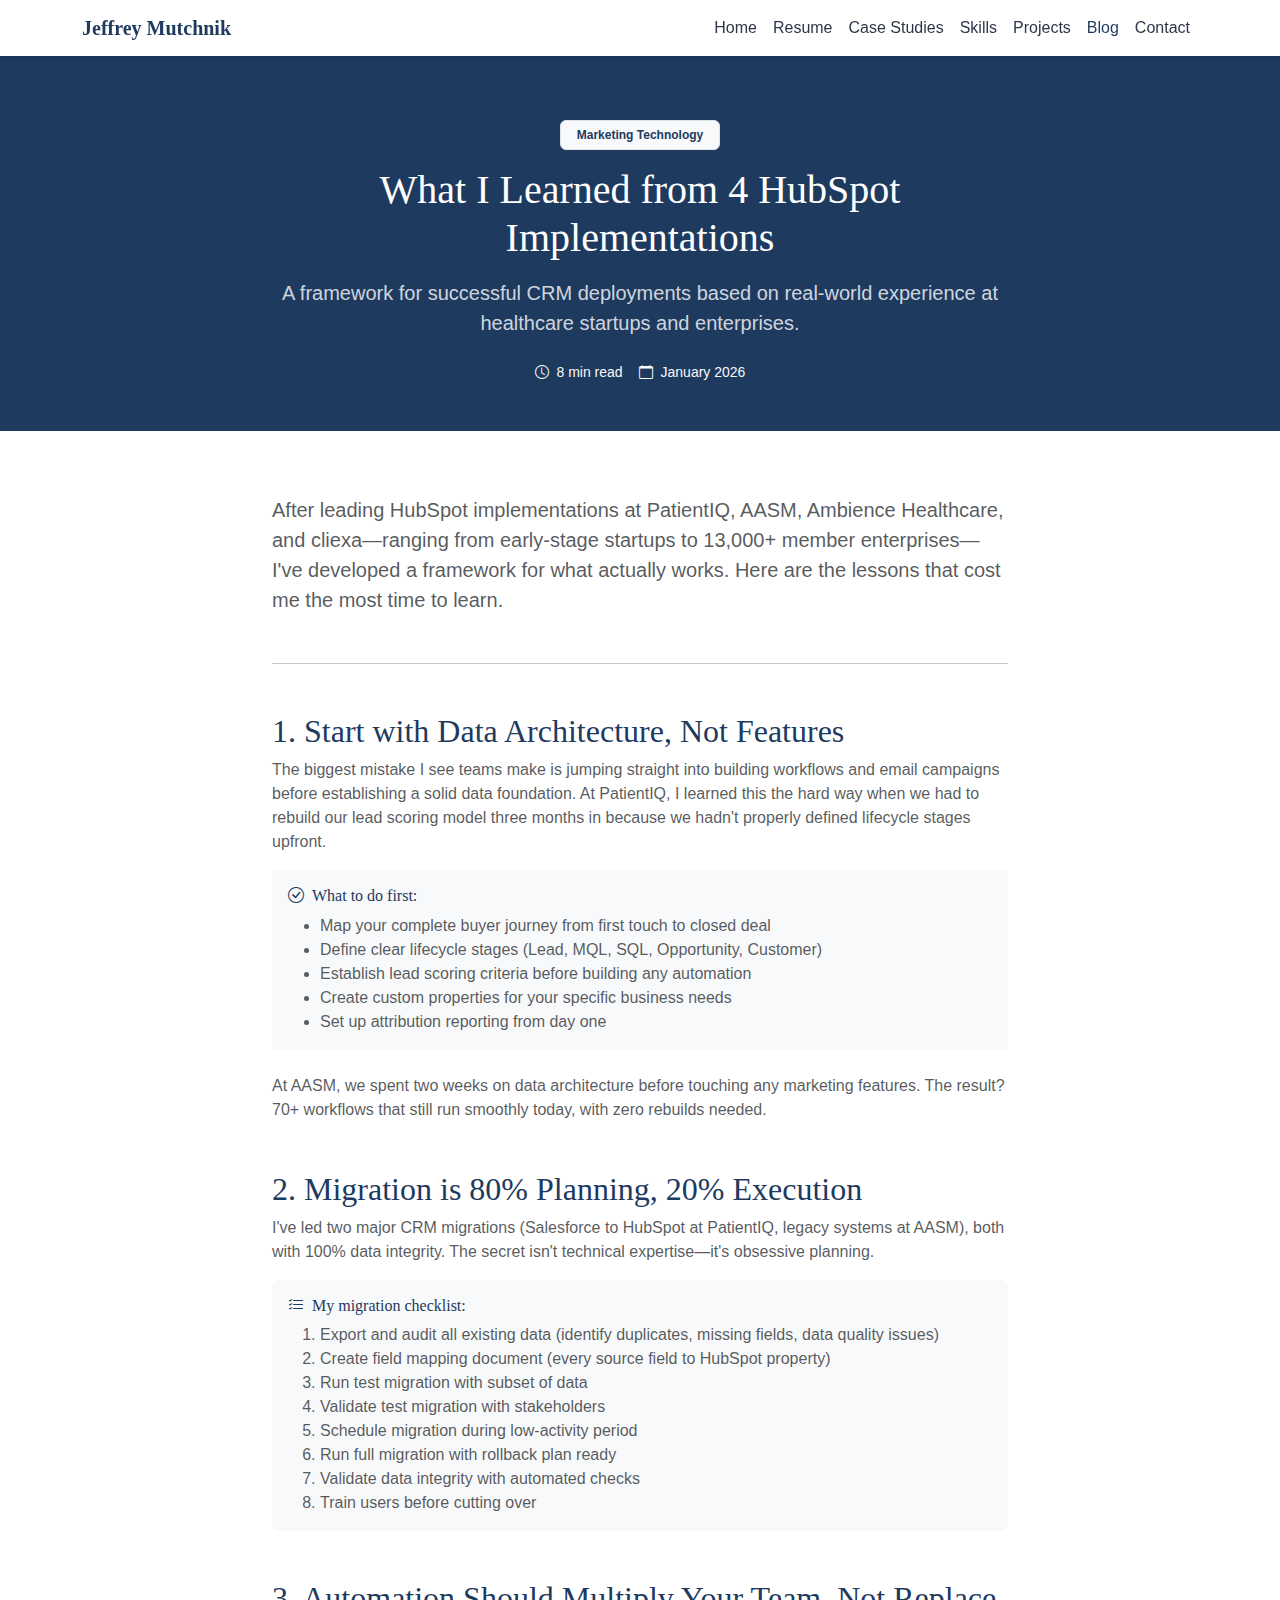
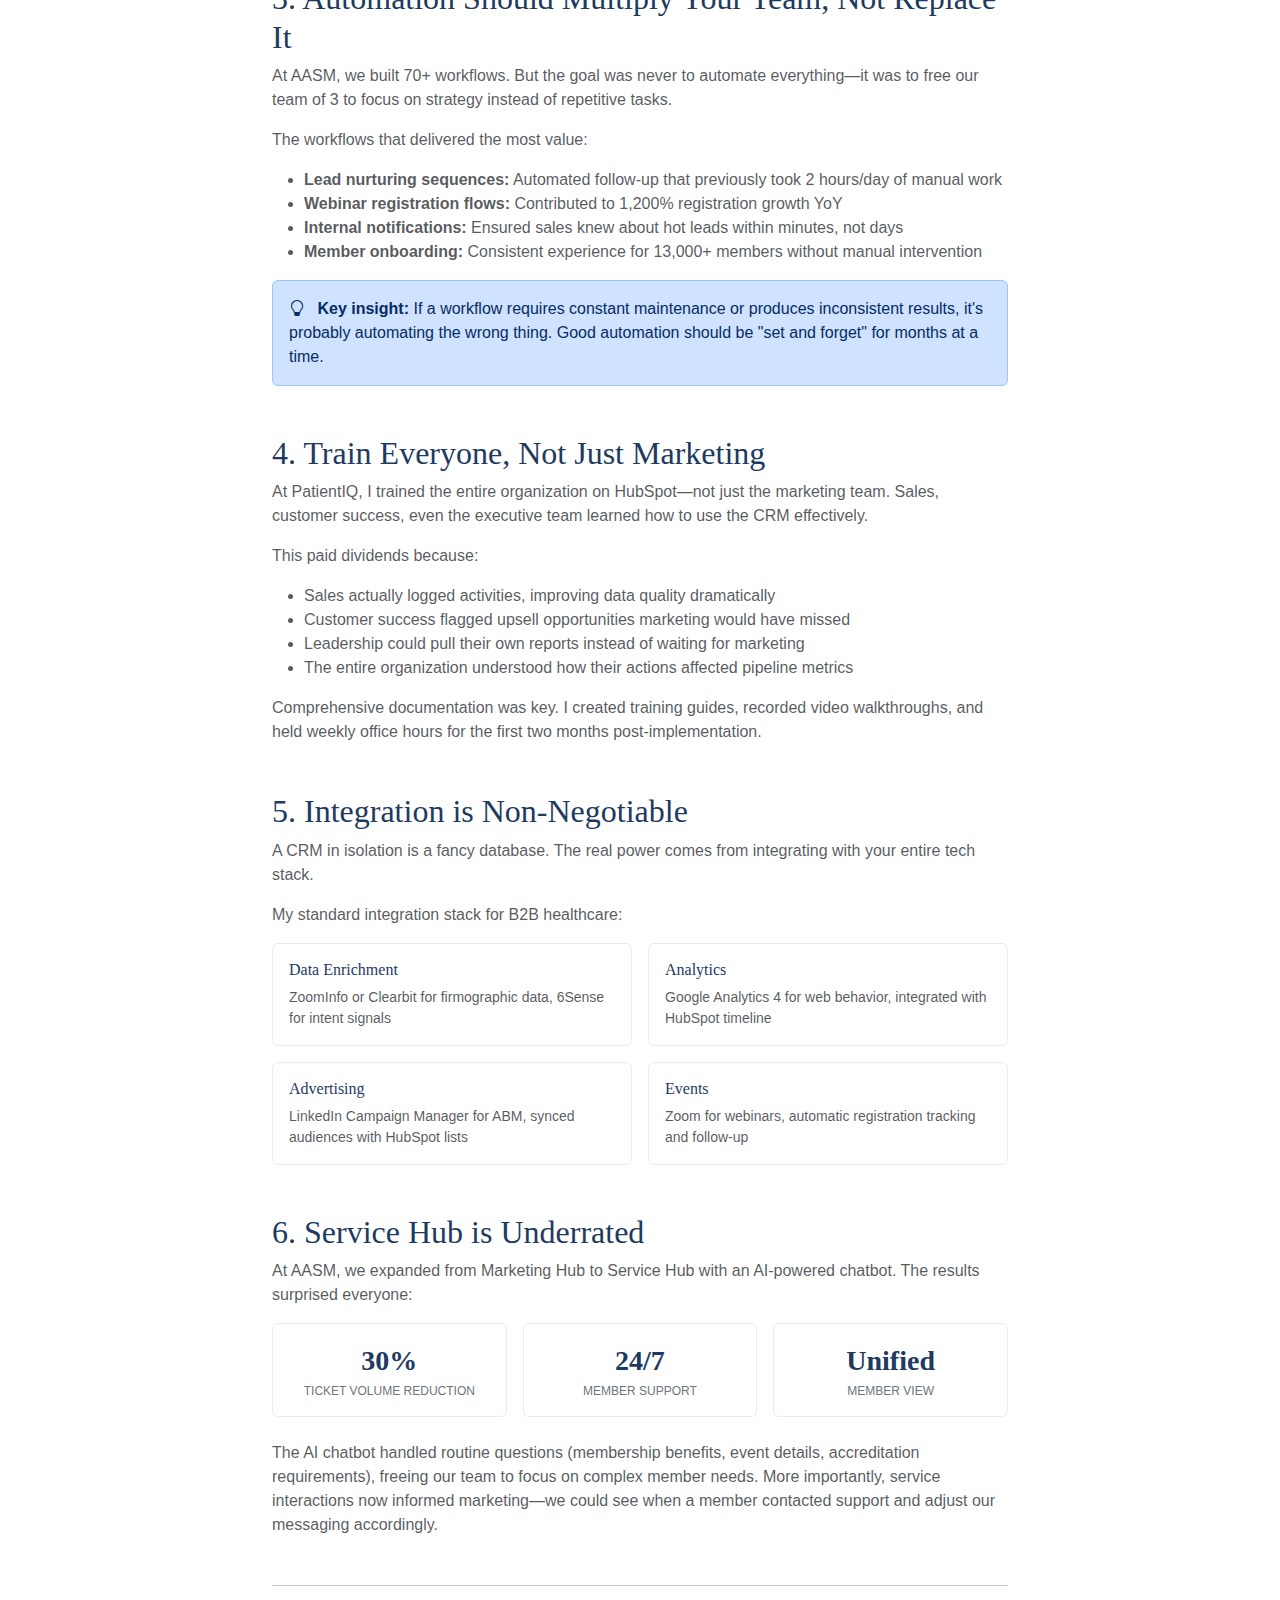
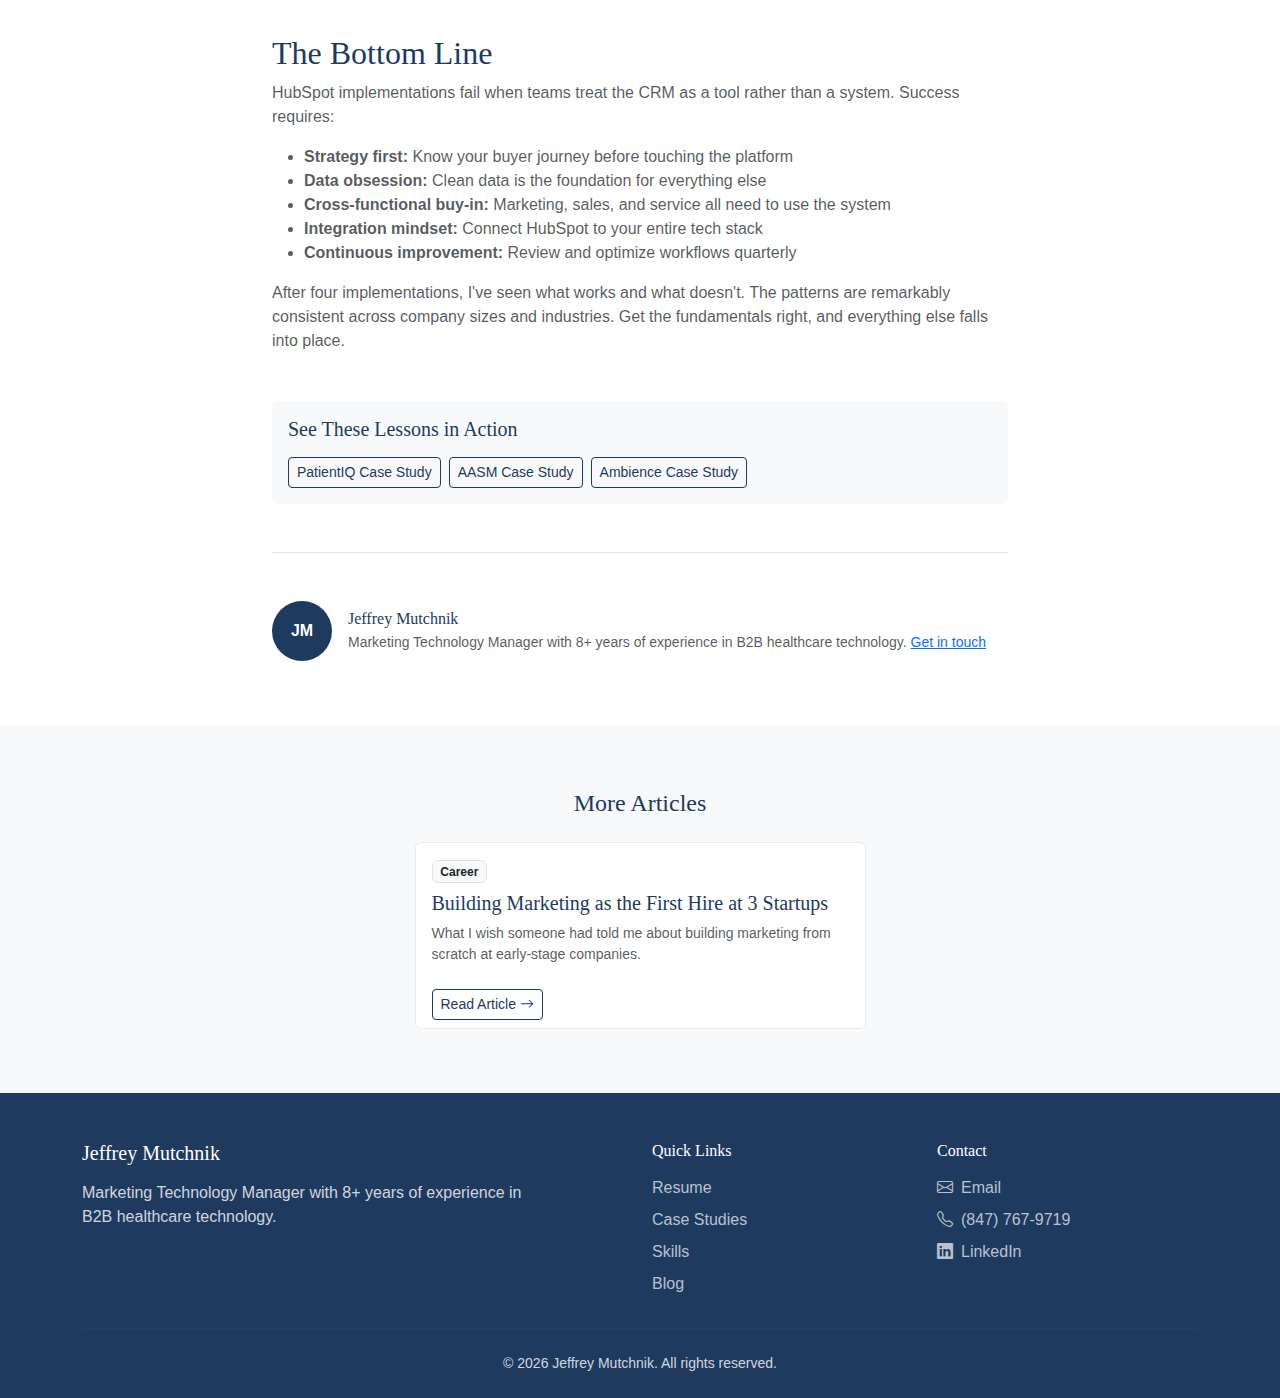
<file: blog/hubspot-lessons.html>
<!DOCTYPE html>
<html lang="en">
<head>
  <meta charset="UTF-8">
  <meta name="viewport" content="width=device-width, initial-scale=1.0">
  <meta name="description" content="What I Learned from 4 HubSpot Implementations - Lessons from deploying HubSpot at healthcare startups and enterprises.">
  <title>What I Learned from 4 HubSpot Implementations - Jeffrey Mutchnik</title>
  <link href="https://cdn.jsdelivr.net/npm/bootstrap@5.3.3/dist/css/bootstrap.min.css" rel="stylesheet">
  <link href="https://cdn.jsdelivr.net/npm/bootstrap-icons@1.11.3/font/bootstrap-icons.min.css" rel="stylesheet">
  <link rel="stylesheet" href="../assets/css/portfolio.css">
</head>
<body>
  <!-- Navigation -->
  <nav class="navbar navbar-expand-lg fixed-top">
    <div class="container">
      <a class="navbar-brand" href="../index.html">Jeffrey Mutchnik</a>
      <button class="navbar-toggler" type="button" data-bs-toggle="collapse" data-bs-target="#navbarNav">
        <span class="navbar-toggler-icon"></span>
      </button>
      <div class="collapse navbar-collapse" id="navbarNav">
        <ul class="navbar-nav ms-auto">
          <li class="nav-item"><a class="nav-link" href="../index.html">Home</a></li>
          <li class="nav-item"><a class="nav-link" href="../resume.html">Resume</a></li>
          <li class="nav-item"><a class="nav-link" href="../case-studies/index.html">Case Studies</a></li>
          <li class="nav-item"><a class="nav-link" href="../skills.html">Skills</a></li>
          <li class="nav-item"><a class="nav-link" href="../projects.html">Projects</a></li>
          <li class="nav-item"><a class="nav-link active" href="index.html">Blog</a></li>
          <li class="nav-item"><a class="nav-link" href="../contact.html">Contact</a></li>
        </ul>
      </div>
    </div>
  </nav>

  <!-- Article Header -->
  <header class="page-header text-center">
    <div class="container">
      <div class="row justify-content-center">
        <div class="col-lg-8">
          <span class="badge bg-light text-primary mb-3 px-3 py-2">Marketing Technology</span>
          <h1 class="mb-3">What I Learned from 4 HubSpot Implementations</h1>
          <p class="lead mb-4">A framework for successful CRM deployments based on real-world experience at healthcare startups and enterprises.</p>
          <div class="d-flex justify-content-center gap-3 flex-wrap">
            <span class="text-light small"><i class="bi bi-clock me-1"></i> 8 min read</span>
            <span class="text-light small"><i class="bi bi-calendar me-1"></i> January 2026</span>
          </div>
        </div>
      </div>
    </div>
  </header>

  <!-- Article Content -->
  <article class="section">
    <div class="container">
      <div class="row justify-content-center">
        <div class="col-lg-8">

          <p class="lead text-muted">After leading HubSpot implementations at PatientIQ, AASM, Ambience Healthcare, and cliexa—ranging from early-stage startups to 13,000+ member enterprises—I've developed a framework for what actually works. Here are the lessons that cost me the most time to learn.</p>

          <hr class="my-5">

          <h2>1. Start with Data Architecture, Not Features</h2>
          <p class="text-muted">The biggest mistake I see teams make is jumping straight into building workflows and email campaigns before establishing a solid data foundation. At PatientIQ, I learned this the hard way when we had to rebuild our lead scoring model three months in because we hadn't properly defined lifecycle stages upfront.</p>

          <div class="card bg-light border-0 mb-4">
            <div class="card-body">
              <h6 class="card-title"><i class="bi bi-check-circle text-primary me-2"></i>What to do first:</h6>
              <ul class="text-muted mb-0">
                <li>Map your complete buyer journey from first touch to closed deal</li>
                <li>Define clear lifecycle stages (Lead, MQL, SQL, Opportunity, Customer)</li>
                <li>Establish lead scoring criteria before building any automation</li>
                <li>Create custom properties for your specific business needs</li>
                <li>Set up attribution reporting from day one</li>
              </ul>
            </div>
          </div>

          <p class="text-muted">At AASM, we spent two weeks on data architecture before touching any marketing features. The result? 70+ workflows that still run smoothly today, with zero rebuilds needed.</p>

          <h2 class="mt-5">2. Migration is 80% Planning, 20% Execution</h2>
          <p class="text-muted">I've led two major CRM migrations (Salesforce to HubSpot at PatientIQ, legacy systems at AASM), both with 100% data integrity. The secret isn't technical expertise—it's obsessive planning.</p>

          <div class="card bg-light border-0 mb-4">
            <div class="card-body">
              <h6 class="card-title"><i class="bi bi-list-check text-primary me-2"></i>My migration checklist:</h6>
              <ol class="text-muted mb-0">
                <li>Export and audit all existing data (identify duplicates, missing fields, data quality issues)</li>
                <li>Create field mapping document (every source field to HubSpot property)</li>
                <li>Run test migration with subset of data</li>
                <li>Validate test migration with stakeholders</li>
                <li>Schedule migration during low-activity period</li>
                <li>Run full migration with rollback plan ready</li>
                <li>Validate data integrity with automated checks</li>
                <li>Train users before cutting over</li>
              </ol>
            </div>
          </div>

          <h2 class="mt-5">3. Automation Should Multiply Your Team, Not Replace It</h2>
          <p class="text-muted">At AASM, we built 70+ workflows. But the goal was never to automate everything—it was to free our team of 3 to focus on strategy instead of repetitive tasks.</p>

          <p class="text-muted">The workflows that delivered the most value:</p>
          <ul class="text-muted">
            <li><strong>Lead nurturing sequences:</strong> Automated follow-up that previously took 2 hours/day of manual work</li>
            <li><strong>Webinar registration flows:</strong> Contributed to 1,200% registration growth YoY</li>
            <li><strong>Internal notifications:</strong> Ensured sales knew about hot leads within minutes, not days</li>
            <li><strong>Member onboarding:</strong> Consistent experience for 13,000+ members without manual intervention</li>
          </ul>

          <div class="alert alert-primary" role="alert">
            <i class="bi bi-lightbulb me-2"></i>
            <strong>Key insight:</strong> If a workflow requires constant maintenance or produces inconsistent results, it's probably automating the wrong thing. Good automation should be "set and forget" for months at a time.
          </div>

          <h2 class="mt-5">4. Train Everyone, Not Just Marketing</h2>
          <p class="text-muted">At PatientIQ, I trained the entire organization on HubSpot—not just the marketing team. Sales, customer success, even the executive team learned how to use the CRM effectively.</p>

          <p class="text-muted">This paid dividends because:</p>
          <ul class="text-muted">
            <li>Sales actually logged activities, improving data quality dramatically</li>
            <li>Customer success flagged upsell opportunities marketing would have missed</li>
            <li>Leadership could pull their own reports instead of waiting for marketing</li>
            <li>The entire organization understood how their actions affected pipeline metrics</li>
          </ul>

          <p class="text-muted">Comprehensive documentation was key. I created training guides, recorded video walkthroughs, and held weekly office hours for the first two months post-implementation.</p>

          <h2 class="mt-5">5. Integration is Non-Negotiable</h2>
          <p class="text-muted">A CRM in isolation is a fancy database. The real power comes from integrating with your entire tech stack.</p>

          <p class="text-muted">My standard integration stack for B2B healthcare:</p>

          <div class="row g-3 mb-4">
            <div class="col-md-6">
              <div class="card h-100">
                <div class="card-body">
                  <h6 class="card-title">Data Enrichment</h6>
                  <p class="card-text text-muted small">ZoomInfo or Clearbit for firmographic data, 6Sense for intent signals</p>
                </div>
              </div>
            </div>
            <div class="col-md-6">
              <div class="card h-100">
                <div class="card-body">
                  <h6 class="card-title">Analytics</h6>
                  <p class="card-text text-muted small">Google Analytics 4 for web behavior, integrated with HubSpot timeline</p>
                </div>
              </div>
            </div>
            <div class="col-md-6">
              <div class="card h-100">
                <div class="card-body">
                  <h6 class="card-title">Advertising</h6>
                  <p class="card-text text-muted small">LinkedIn Campaign Manager for ABM, synced audiences with HubSpot lists</p>
                </div>
              </div>
            </div>
            <div class="col-md-6">
              <div class="card h-100">
                <div class="card-body">
                  <h6 class="card-title">Events</h6>
                  <p class="card-text text-muted small">Zoom for webinars, automatic registration tracking and follow-up</p>
                </div>
              </div>
            </div>
          </div>

          <h2 class="mt-5">6. Service Hub is Underrated</h2>
          <p class="text-muted">At AASM, we expanded from Marketing Hub to Service Hub with an AI-powered chatbot. The results surprised everyone:</p>

          <div class="row g-3 mb-4">
            <div class="col-md-4">
              <div class="card text-center h-100">
                <div class="card-body">
                  <div class="metric-value">30%</div>
                  <div class="metric-label">Ticket Volume Reduction</div>
                </div>
              </div>
            </div>
            <div class="col-md-4">
              <div class="card text-center h-100">
                <div class="card-body">
                  <div class="metric-value">24/7</div>
                  <div class="metric-label">Member Support</div>
                </div>
              </div>
            </div>
            <div class="col-md-4">
              <div class="card text-center h-100">
                <div class="card-body">
                  <div class="metric-value">Unified</div>
                  <div class="metric-label">Member View</div>
                </div>
              </div>
            </div>
          </div>

          <p class="text-muted">The AI chatbot handled routine questions (membership benefits, event details, accreditation requirements), freeing our team to focus on complex member needs. More importantly, service interactions now informed marketing—we could see when a member contacted support and adjust our messaging accordingly.</p>

          <hr class="my-5">

          <h2>The Bottom Line</h2>
          <p class="text-muted">HubSpot implementations fail when teams treat the CRM as a tool rather than a system. Success requires:</p>

          <ul class="text-muted">
            <li><strong>Strategy first:</strong> Know your buyer journey before touching the platform</li>
            <li><strong>Data obsession:</strong> Clean data is the foundation for everything else</li>
            <li><strong>Cross-functional buy-in:</strong> Marketing, sales, and service all need to use the system</li>
            <li><strong>Integration mindset:</strong> Connect HubSpot to your entire tech stack</li>
            <li><strong>Continuous improvement:</strong> Review and optimize workflows quarterly</li>
          </ul>

          <p class="text-muted">After four implementations, I've seen what works and what doesn't. The patterns are remarkably consistent across company sizes and industries. Get the fundamentals right, and everything else falls into place.</p>

          <!-- Related Case Studies -->
          <div class="card bg-light border-0 mt-5">
            <div class="card-body">
              <h5 class="card-title mb-3">See These Lessons in Action</h5>
              <div class="d-flex flex-wrap gap-2">
                <a href="../case-studies/patientiq.html" class="btn btn-outline-primary btn-sm">PatientIQ Case Study</a>
                <a href="../case-studies/aasm.html" class="btn btn-outline-primary btn-sm">AASM Case Study</a>
                <a href="../case-studies/ambience.html" class="btn btn-outline-primary btn-sm">Ambience Case Study</a>
              </div>
            </div>
          </div>

          <!-- Author -->
          <div class="border-top mt-5 pt-5">
            <div class="d-flex align-items-center">
              <div class="bg-primary text-white rounded-circle d-flex align-items-center justify-content-center me-3" style="width: 60px; height: 60px;">
                <span class="fw-bold">JM</span>
              </div>
              <div>
                <h6 class="mb-1">Jeffrey Mutchnik</h6>
                <p class="text-muted small mb-0">Marketing Technology Manager with 8+ years of experience in B2B healthcare technology. <a href="../contact.html">Get in touch</a></p>
              </div>
            </div>
          </div>

        </div>
      </div>
    </div>
  </article>

  <!-- More Posts -->
  <section class="section section-alt">
    <div class="container">
      <h4 class="text-center mb-4">More Articles</h4>
      <div class="row justify-content-center">
        <div class="col-md-6 col-lg-5">
          <div class="card h-100">
            <div class="card-body">
              <span class="badge bg-light text-dark mb-2">Career</span>
              <h5 class="card-title">Building Marketing as the First Hire at 3 Startups</h5>
              <p class="card-text text-muted small">What I wish someone had told me about building marketing from scratch at early-stage companies.</p>
            </div>
            <div class="card-footer bg-transparent border-0">
              <a href="first-marketing-hire.html" class="btn btn-outline-primary btn-sm">Read Article <i class="bi bi-arrow-right"></i></a>
            </div>
          </div>
        </div>
      </div>
    </div>
  </section>

  <!-- Footer -->
  <footer class="footer">
    <div class="container">
      <div class="row">
        <div class="col-lg-5 mb-4 mb-lg-0">
          <h5 class="mb-3">Jeffrey Mutchnik</h5>
          <p class="mb-0">Marketing Technology Manager with 8+ years of experience in B2B healthcare technology.</p>
        </div>
        <div class="col-6 col-lg-3 offset-lg-1">
          <h6 class="mb-3">Quick Links</h6>
          <ul class="list-unstyled mb-0">
            <li class="mb-2"><a href="../resume.html">Resume</a></li>
            <li class="mb-2"><a href="../case-studies/index.html">Case Studies</a></li>
            <li class="mb-2"><a href="../skills.html">Skills</a></li>
            <li class="mb-2"><a href="index.html">Blog</a></li>
          </ul>
        </div>
        <div class="col-6 col-lg-3">
          <h6 class="mb-3">Contact</h6>
          <ul class="list-unstyled mb-0">
            <li class="mb-2"><a href="mailto:jmutchnik21@gmail.com"><i class="bi bi-envelope me-2"></i>Email</a></li>
            <li class="mb-2"><a href="tel:+18477679719"><i class="bi bi-telephone me-2"></i>(847) 767-9719</a></li>
            <li class="mb-2"><a href="https://linkedin.com/in/jeffrey-mutchnik" target="_blank"><i class="bi bi-linkedin me-2"></i>LinkedIn</a></li>
          </ul>
        </div>
      </div>
      <hr class="my-4">
      <p class="text-center mb-0 small">&copy; 2026 Jeffrey Mutchnik. All rights reserved.</p>
    </div>
  </footer>

  <script src="https://cdn.jsdelivr.net/npm/bootstrap@5.3.3/dist/js/bootstrap.bundle.min.js"></script>
</body>
</html>
</file>
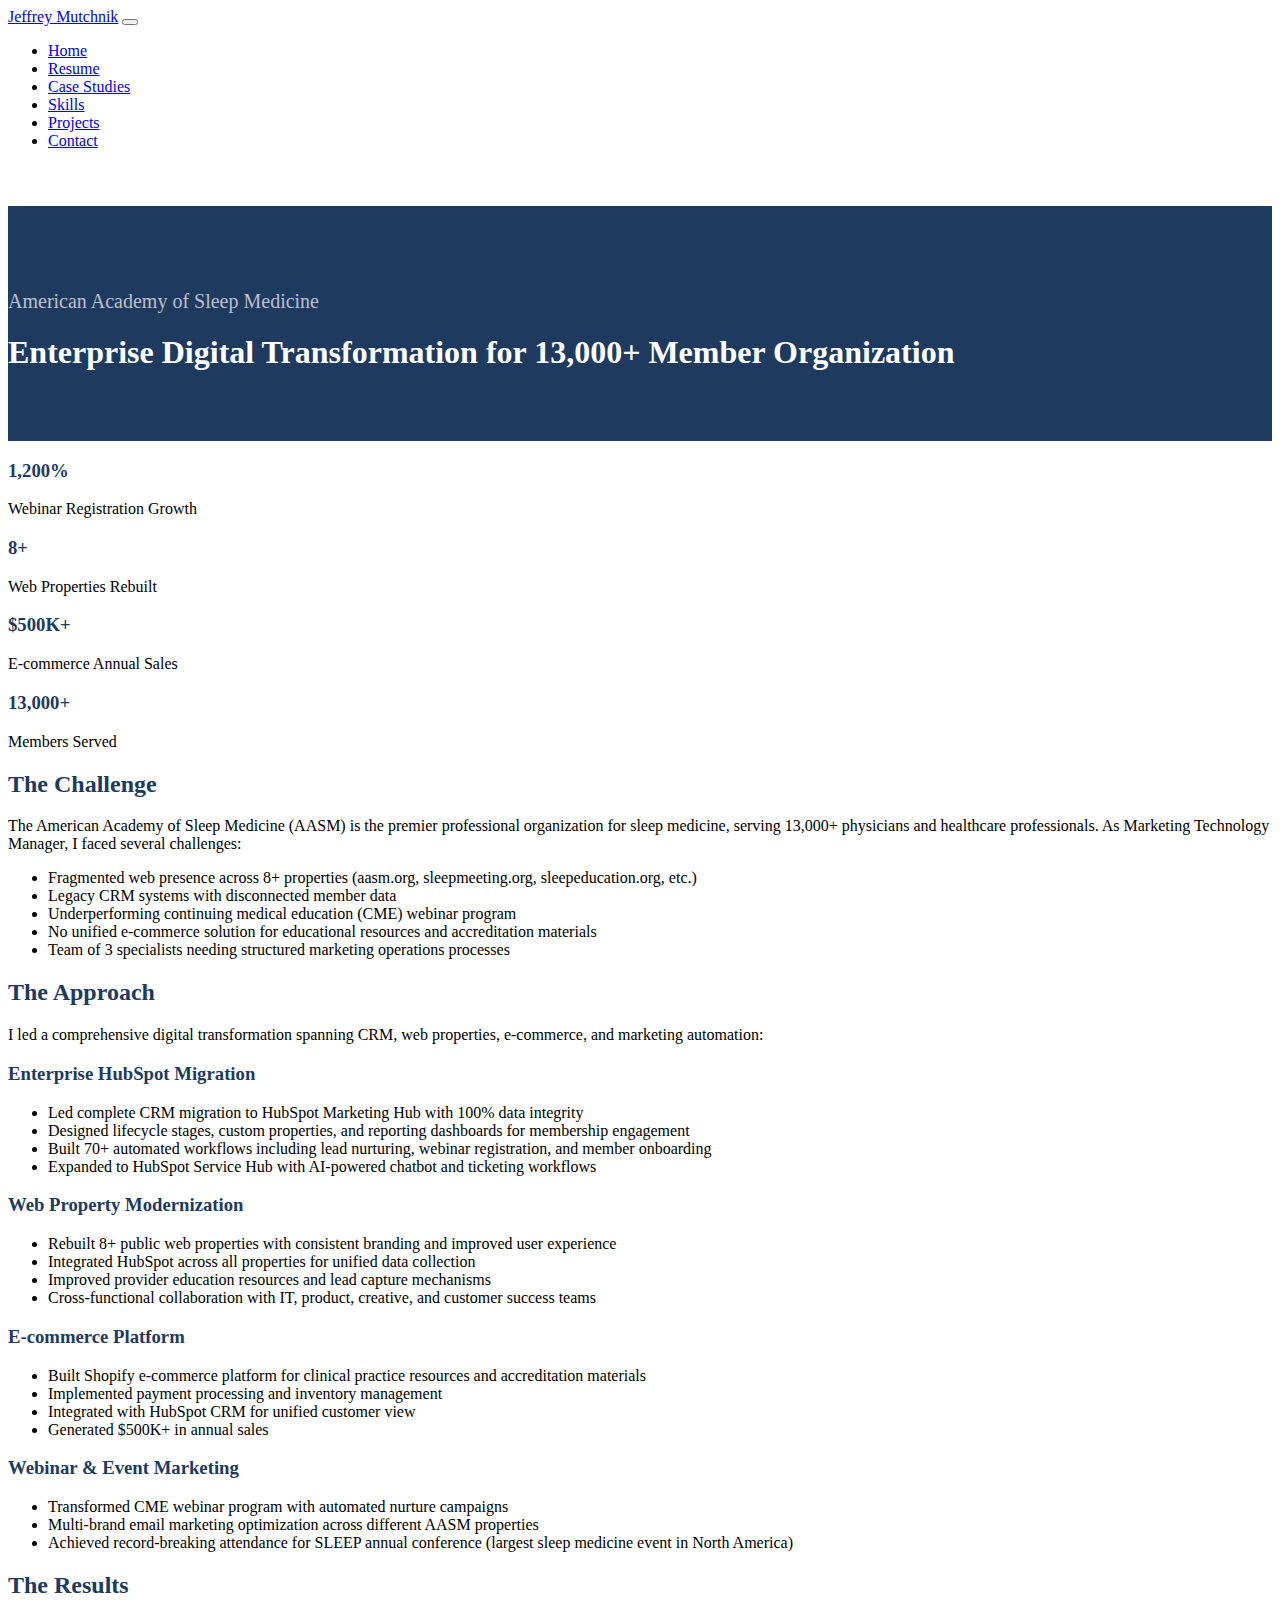
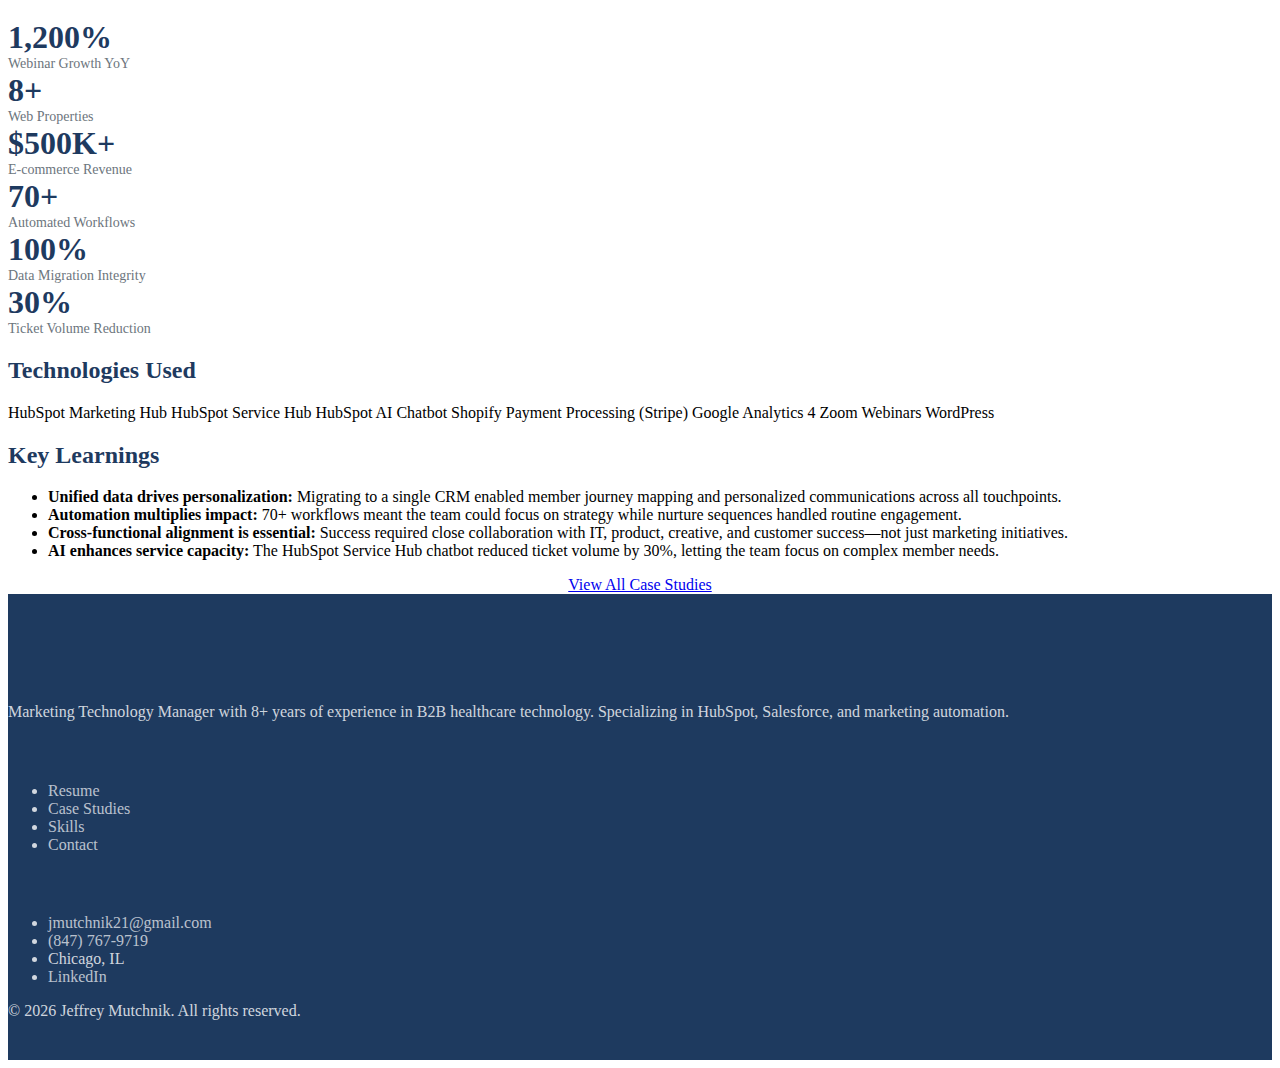
<file: case-studies/aasm.html>
<!DOCTYPE html>
<html lang="en">
<head>
  <meta charset="UTF-8">
  <meta name="viewport" content="width=device-width, initial-scale=1.0">
  <meta name="description" content="AASM Case Study - How Jeffrey Mutchnik achieved 1,200% webinar growth and rebuilt 8+ web properties for the American Academy of Sleep Medicine.">
  <title>AASM Case Study - Jeffrey Mutchnik</title>
  <link rel="stylesheet" href="../assets/css/portfolio.css">
</head>
<body>
  <!-- Navigation -->
  <nav class="nav">
    <div class="nav-container">
      <a href="../index.html" class="nav-logo">Jeffrey Mutchnik</a>
      <button class="nav-toggle" aria-label="Toggle navigation">
        <span></span>
        <span></span>
        <span></span>
      </button>
      <ul class="nav-links">
        <li><a href="../index.html">Home</a></li>
        <li><a href="../resume.html">Resume</a></li>
        <li><a href="index.html" class="active">Case Studies</a></li>
        <li><a href="../skills.html">Skills</a></li>
        <li><a href="../projects.html">Projects</a></li>
        <li><a href="../contact.html">Contact</a></li>
      </ul>
    </div>
  </nav>

  <!-- Case Study Header -->
  <header class="case-study-header">
    <div class="container">
      <p class="company">American Academy of Sleep Medicine</p>
      <h1>Enterprise Digital Transformation for 13,000+ Member Organization</h1>
    </div>
  </header>

  <!-- Results Summary -->
  <section class="stats">
    <div class="container">
      <div class="stats-grid">
        <div class="stat-item">
          <h3>1,200%</h3>
          <p>Webinar Registration Growth</p>
        </div>
        <div class="stat-item">
          <h3>8+</h3>
          <p>Web Properties Rebuilt</p>
        </div>
        <div class="stat-item">
          <h3>$500K+</h3>
          <p>E-commerce Annual Sales</p>
        </div>
        <div class="stat-item">
          <h3>13,000+</h3>
          <p>Members Served</p>
        </div>
      </div>
    </div>
  </section>

  <!-- Case Study Content -->
  <section class="case-study-body">
    <div class="container-narrow">
      <h2>The Challenge</h2>
      <p>The American Academy of Sleep Medicine (AASM) is the premier professional organization for sleep medicine, serving 13,000+ physicians and healthcare professionals. As Marketing Technology Manager, I faced several challenges:</p>
      <ul>
        <li>Fragmented web presence across 8+ properties (aasm.org, sleepmeeting.org, sleepeducation.org, etc.)</li>
        <li>Legacy CRM systems with disconnected member data</li>
        <li>Underperforming continuing medical education (CME) webinar program</li>
        <li>No unified e-commerce solution for educational resources and accreditation materials</li>
        <li>Team of 3 specialists needing structured marketing operations processes</li>
      </ul>

      <h2>The Approach</h2>
      <p>I led a comprehensive digital transformation spanning CRM, web properties, e-commerce, and marketing automation:</p>

      <h3>Enterprise HubSpot Migration</h3>
      <ul>
        <li>Led complete CRM migration to HubSpot Marketing Hub with 100% data integrity</li>
        <li>Designed lifecycle stages, custom properties, and reporting dashboards for membership engagement</li>
        <li>Built 70+ automated workflows including lead nurturing, webinar registration, and member onboarding</li>
        <li>Expanded to HubSpot Service Hub with AI-powered chatbot and ticketing workflows</li>
      </ul>

      <h3>Web Property Modernization</h3>
      <ul>
        <li>Rebuilt 8+ public web properties with consistent branding and improved user experience</li>
        <li>Integrated HubSpot across all properties for unified data collection</li>
        <li>Improved provider education resources and lead capture mechanisms</li>
        <li>Cross-functional collaboration with IT, product, creative, and customer success teams</li>
      </ul>

      <h3>E-commerce Platform</h3>
      <ul>
        <li>Built Shopify e-commerce platform for clinical practice resources and accreditation materials</li>
        <li>Implemented payment processing and inventory management</li>
        <li>Integrated with HubSpot CRM for unified customer view</li>
        <li>Generated $500K+ in annual sales</li>
      </ul>

      <h3>Webinar &amp; Event Marketing</h3>
      <ul>
        <li>Transformed CME webinar program with automated nurture campaigns</li>
        <li>Multi-brand email marketing optimization across different AASM properties</li>
        <li>Achieved record-breaking attendance for SLEEP annual conference (largest sleep medicine event in North America)</li>
      </ul>

      <h2>The Results</h2>
      <div class="results-grid">
        <div class="result-item">
          <div class="result-value">1,200%</div>
          <div class="result-label">Webinar Growth YoY</div>
        </div>
        <div class="result-item">
          <div class="result-value">8+</div>
          <div class="result-label">Web Properties</div>
        </div>
        <div class="result-item">
          <div class="result-value">$500K+</div>
          <div class="result-label">E-commerce Revenue</div>
        </div>
        <div class="result-item">
          <div class="result-value">70+</div>
          <div class="result-label">Automated Workflows</div>
        </div>
        <div class="result-item">
          <div class="result-value">100%</div>
          <div class="result-label">Data Migration Integrity</div>
        </div>
        <div class="result-item">
          <div class="result-value">30%</div>
          <div class="result-label">Ticket Volume Reduction</div>
        </div>
      </div>

      <h2>Technologies Used</h2>
      <div class="tools-grid" style="margin-top: var(--spacing-md);">
        <span class="tool-tag">HubSpot Marketing Hub</span>
        <span class="tool-tag">HubSpot Service Hub</span>
        <span class="tool-tag">HubSpot AI Chatbot</span>
        <span class="tool-tag">Shopify</span>
        <span class="tool-tag">Payment Processing (Stripe)</span>
        <span class="tool-tag">Google Analytics 4</span>
        <span class="tool-tag">Zoom Webinars</span>
        <span class="tool-tag">WordPress</span>
      </div>

      <h2>Key Learnings</h2>
      <ul>
        <li><strong>Unified data drives personalization:</strong> Migrating to a single CRM enabled member journey mapping and personalized communications across all touchpoints.</li>
        <li><strong>Automation multiplies impact:</strong> 70+ workflows meant the team could focus on strategy while nurture sequences handled routine engagement.</li>
        <li><strong>Cross-functional alignment is essential:</strong> Success required close collaboration with IT, product, creative, and customer success—not just marketing initiatives.</li>
        <li><strong>AI enhances service capacity:</strong> The HubSpot Service Hub chatbot reduced ticket volume by 30%, letting the team focus on complex member needs.</li>
      </ul>

      <div style="margin-top: var(--spacing-2xl); text-align: center;">
        <a href="index.html" class="btn btn-accent">View All Case Studies</a>
      </div>
    </div>
  </section>

  <!-- Footer -->
  <footer class="footer">
    <div class="container">
      <div class="footer-grid">
        <div>
          <h4>Jeffrey Mutchnik</h4>
          <p>Marketing Technology Manager with 8+ years of experience in B2B healthcare technology. Specializing in HubSpot, Salesforce, and marketing automation.</p>
        </div>
        <div>
          <h4>Quick Links</h4>
          <ul>
            <li><a href="../resume.html">Resume</a></li>
            <li><a href="index.html">Case Studies</a></li>
            <li><a href="../skills.html">Skills</a></li>
            <li><a href="../contact.html">Contact</a></li>
          </ul>
        </div>
        <div>
          <h4>Contact</h4>
          <ul>
            <li><a href="mailto:jmutchnik21@gmail.com">jmutchnik21@gmail.com</a></li>
            <li><a href="tel:+18477679719">(847) 767-9719</a></li>
            <li>Chicago, IL</li>
            <li><a href="https://linkedin.com/in/jeffrey-mutchnik" target="_blank">LinkedIn</a></li>
          </ul>
        </div>
      </div>
      <div class="footer-bottom">
        <p>&copy; 2026 Jeffrey Mutchnik. All rights reserved.</p>
      </div>
    </div>
  </footer>

  <script src="../assets/js/main.js"></script>
</body>
</html>
</file>
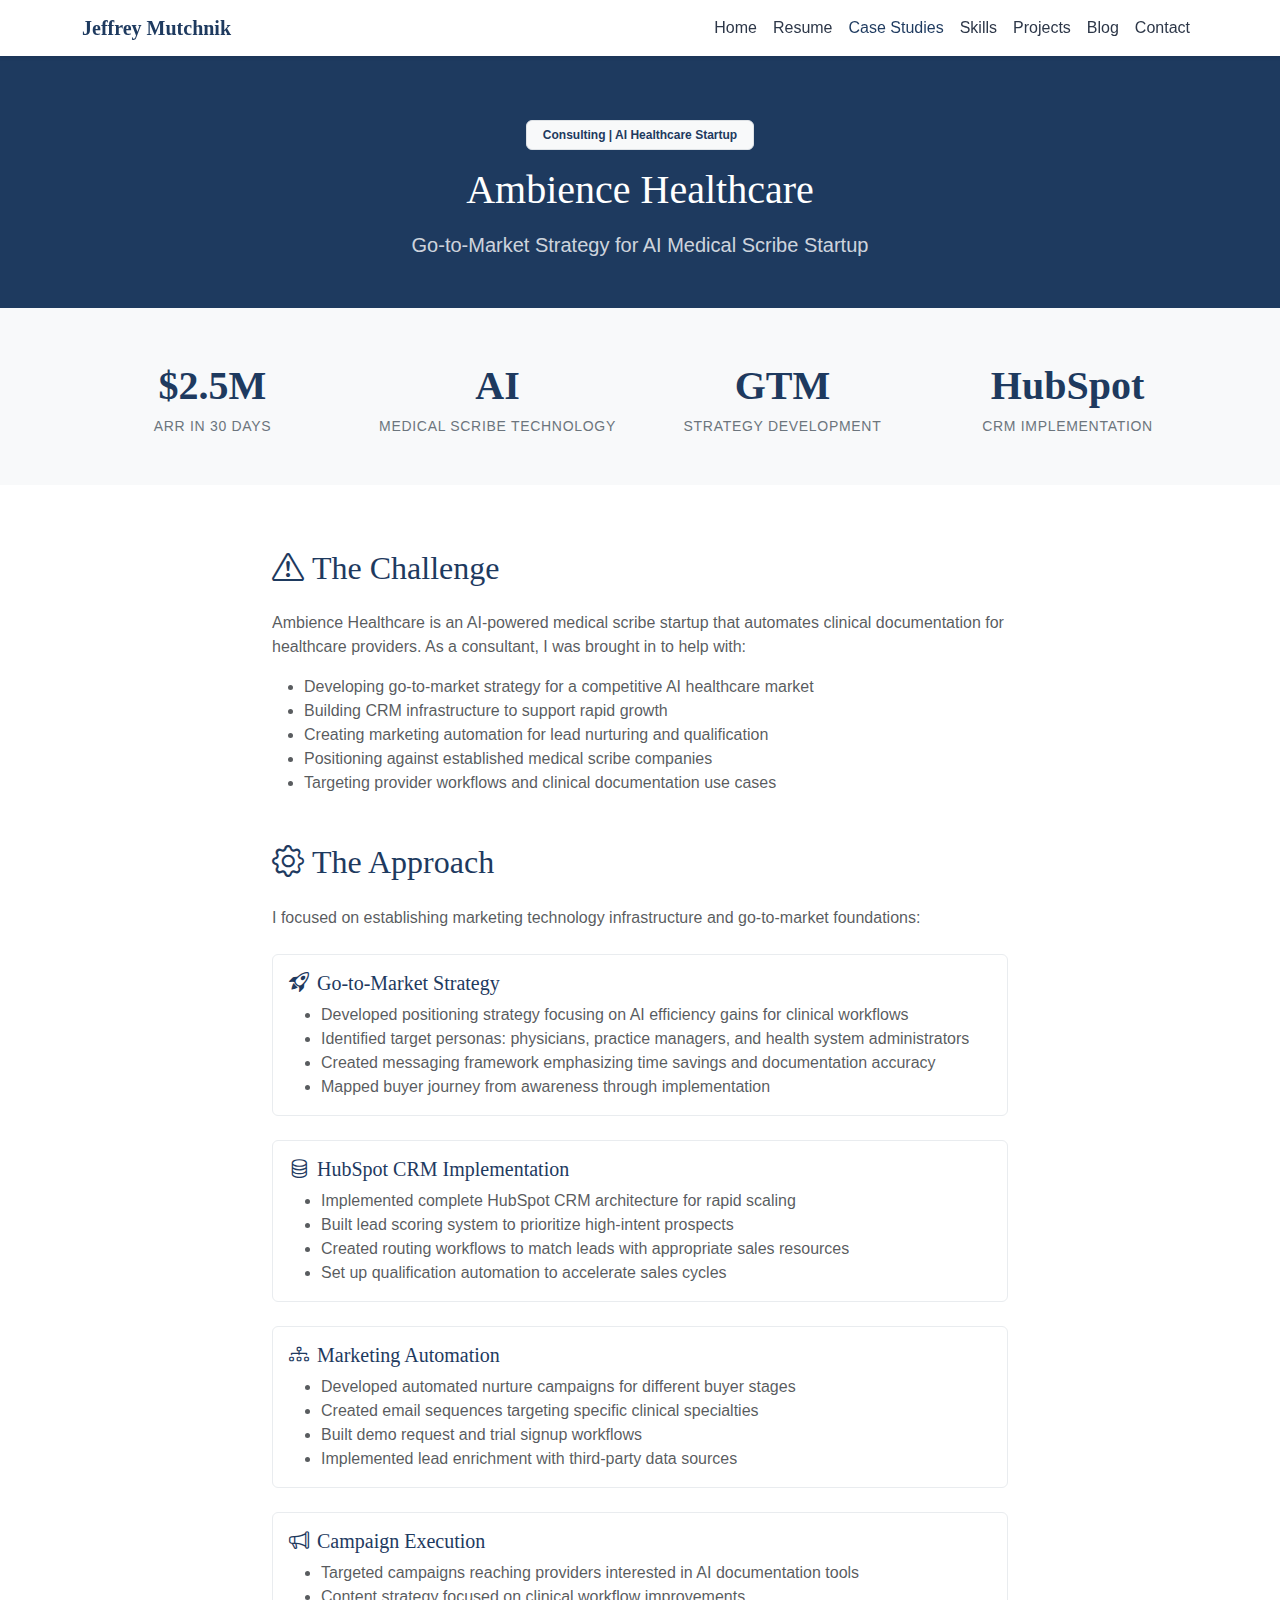
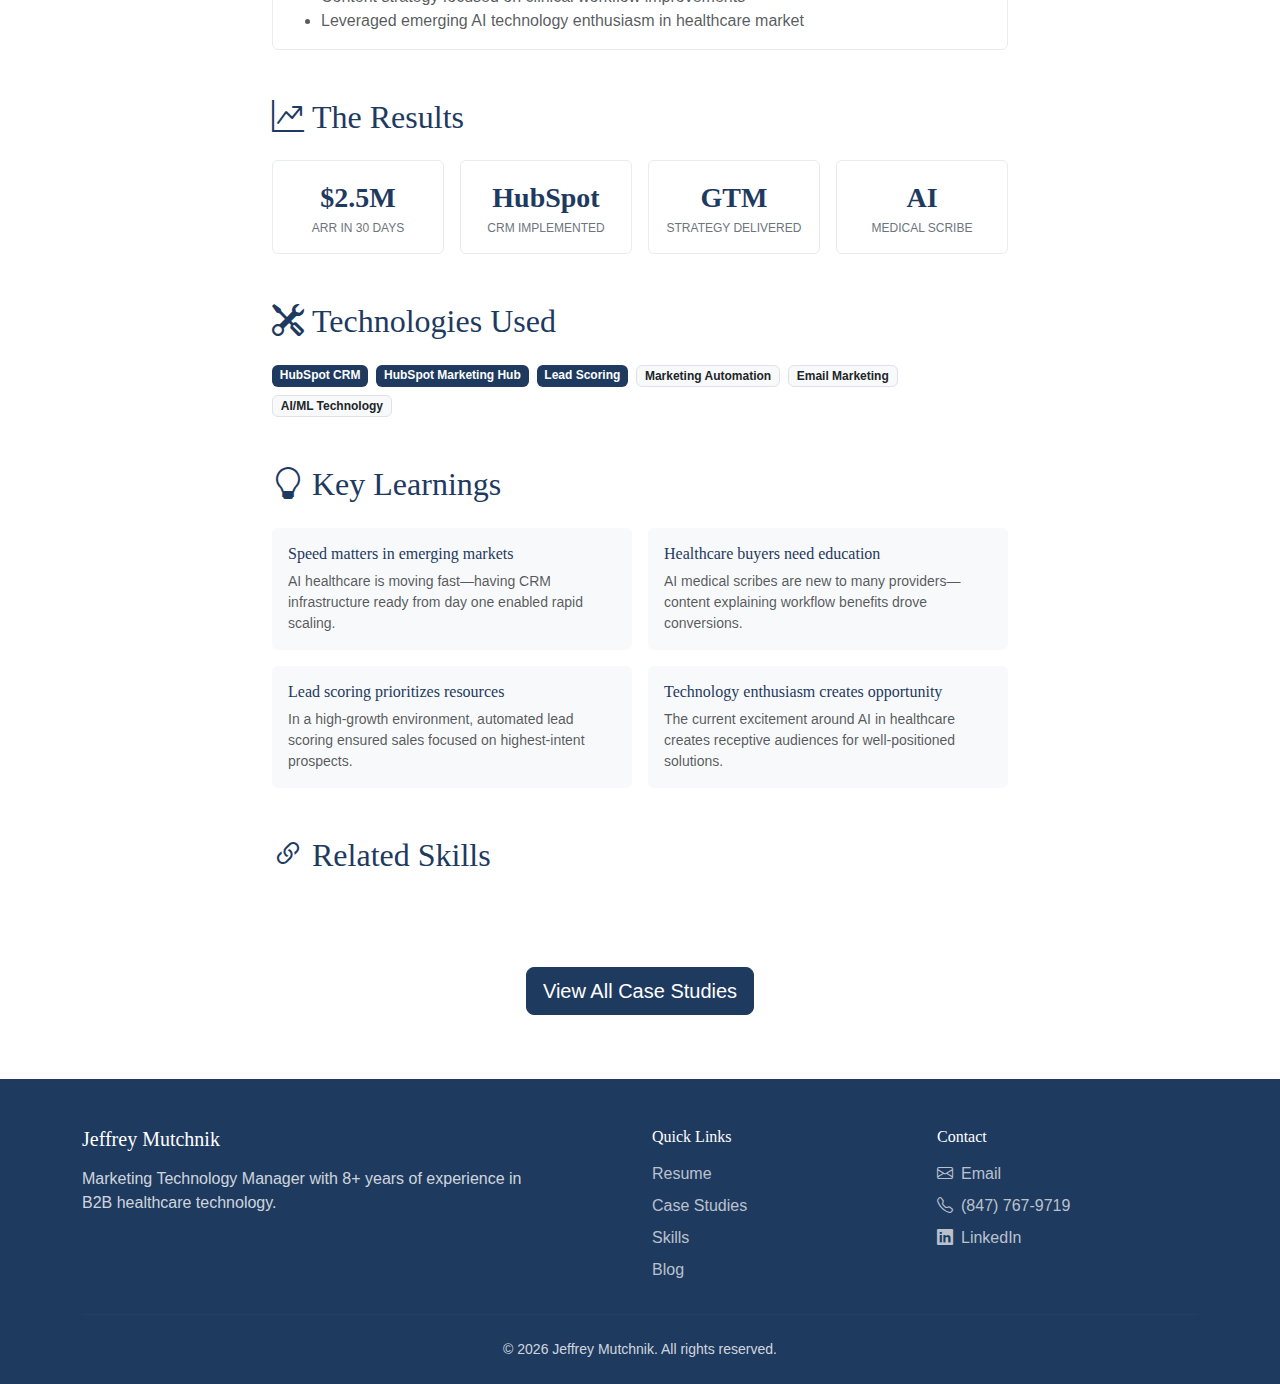
<file: case-studies/ambience.html>
<!DOCTYPE html>
<html lang="en">
<head>
  <meta charset="UTF-8">
  <meta name="viewport" content="width=device-width, initial-scale=1.0">
  <meta name="description" content="Ambience Healthcare Case Study - How Jeffrey Mutchnik helped achieve $2.5M ARR in 30 days through go-to-market strategy and HubSpot implementation.">
  <title>Ambience Healthcare Case Study - Jeffrey Mutchnik</title>
  <link href="https://cdn.jsdelivr.net/npm/bootstrap@5.3.3/dist/css/bootstrap.min.css" rel="stylesheet">
  <link href="https://cdn.jsdelivr.net/npm/bootstrap-icons@1.11.3/font/bootstrap-icons.min.css" rel="stylesheet">
  <link rel="stylesheet" href="../assets/css/portfolio.css">
</head>
<body>
  <!-- Navigation -->
  <nav class="navbar navbar-expand-lg fixed-top">
    <div class="container">
      <a class="navbar-brand" href="../index.html">Jeffrey Mutchnik</a>
      <button class="navbar-toggler" type="button" data-bs-toggle="collapse" data-bs-target="#navbarNav">
        <span class="navbar-toggler-icon"></span>
      </button>
      <div class="collapse navbar-collapse" id="navbarNav">
        <ul class="navbar-nav ms-auto">
          <li class="nav-item"><a class="nav-link" href="../index.html">Home</a></li>
          <li class="nav-item"><a class="nav-link" href="../resume.html">Resume</a></li>
          <li class="nav-item"><a class="nav-link active" href="index.html">Case Studies</a></li>
          <li class="nav-item"><a class="nav-link" href="../skills.html">Skills</a></li>
          <li class="nav-item"><a class="nav-link" href="../projects.html">Projects</a></li>
          <li class="nav-item"><a class="nav-link" href="../blog/index.html">Blog</a></li>
          <li class="nav-item"><a class="nav-link" href="../contact.html">Contact</a></li>
        </ul>
      </div>
    </div>
  </nav>

  <!-- Case Study Header -->
  <header class="page-header text-center">
    <div class="container">
      <span class="badge bg-light text-primary mb-3 px-3 py-2">Consulting | AI Healthcare Startup</span>
      <h1 class="mb-3">Ambience Healthcare</h1>
      <p class="lead mb-0">Go-to-Market Strategy for AI Medical Scribe Startup</p>
    </div>
  </header>

  <!-- Results Summary -->
  <section class="stats-section">
    <div class="container">
      <div class="row text-center">
        <div class="col-6 col-md-3 mb-3 mb-md-0">
          <div class="stat-value">$2.5M</div>
          <div class="stat-label">ARR in 30 Days</div>
        </div>
        <div class="col-6 col-md-3 mb-3 mb-md-0">
          <div class="stat-value">AI</div>
          <div class="stat-label">Medical Scribe Technology</div>
        </div>
        <div class="col-6 col-md-3">
          <div class="stat-value">GTM</div>
          <div class="stat-label">Strategy Development</div>
        </div>
        <div class="col-6 col-md-3">
          <div class="stat-value">HubSpot</div>
          <div class="stat-label">CRM Implementation</div>
        </div>
      </div>
    </div>
  </section>

  <!-- Case Study Content -->
  <section class="section">
    <div class="container">
      <div class="row justify-content-center">
        <div class="col-lg-8">
          <!-- Challenge -->
          <div class="mb-5">
            <h2 class="mb-4"><i class="bi bi-exclamation-triangle text-primary me-2"></i>The Challenge</h2>
            <p class="text-muted">Ambience Healthcare is an AI-powered medical scribe startup that automates clinical documentation for healthcare providers. As a consultant, I was brought in to help with:</p>
            <ul class="text-muted">
              <li>Developing go-to-market strategy for a competitive AI healthcare market</li>
              <li>Building CRM infrastructure to support rapid growth</li>
              <li>Creating marketing automation for lead nurturing and qualification</li>
              <li>Positioning against established medical scribe companies</li>
              <li>Targeting provider workflows and clinical documentation use cases</li>
            </ul>
          </div>

          <!-- Approach -->
          <div class="mb-5">
            <h2 class="mb-4"><i class="bi bi-gear text-primary me-2"></i>The Approach</h2>
            <p class="text-muted mb-4">I focused on establishing marketing technology infrastructure and go-to-market foundations:</p>

            <div class="card mb-4">
              <div class="card-body">
                <h5 class="card-title"><i class="bi bi-rocket-takeoff me-2"></i>Go-to-Market Strategy</h5>
                <ul class="text-muted mb-0">
                  <li>Developed positioning strategy focusing on AI efficiency gains for clinical workflows</li>
                  <li>Identified target personas: physicians, practice managers, and health system administrators</li>
                  <li>Created messaging framework emphasizing time savings and documentation accuracy</li>
                  <li>Mapped buyer journey from awareness through implementation</li>
                </ul>
              </div>
            </div>

            <div class="card mb-4">
              <div class="card-body">
                <h5 class="card-title"><i class="bi bi-database me-2"></i>HubSpot CRM Implementation</h5>
                <ul class="text-muted mb-0">
                  <li>Implemented complete HubSpot CRM architecture for rapid scaling</li>
                  <li>Built lead scoring system to prioritize high-intent prospects</li>
                  <li>Created routing workflows to match leads with appropriate sales resources</li>
                  <li>Set up qualification automation to accelerate sales cycles</li>
                </ul>
              </div>
            </div>

            <div class="card mb-4">
              <div class="card-body">
                <h5 class="card-title"><i class="bi bi-diagram-3 me-2"></i>Marketing Automation</h5>
                <ul class="text-muted mb-0">
                  <li>Developed automated nurture campaigns for different buyer stages</li>
                  <li>Created email sequences targeting specific clinical specialties</li>
                  <li>Built demo request and trial signup workflows</li>
                  <li>Implemented lead enrichment with third-party data sources</li>
                </ul>
              </div>
            </div>

            <div class="card mb-4">
              <div class="card-body">
                <h5 class="card-title"><i class="bi bi-megaphone me-2"></i>Campaign Execution</h5>
                <ul class="text-muted mb-0">
                  <li>Targeted campaigns reaching providers interested in AI documentation tools</li>
                  <li>Content strategy focused on clinical workflow improvements</li>
                  <li>Leveraged emerging AI technology enthusiasm in healthcare market</li>
                </ul>
              </div>
            </div>
          </div>

          <!-- Results -->
          <div class="mb-5">
            <h2 class="mb-4"><i class="bi bi-graph-up-arrow text-primary me-2"></i>The Results</h2>
            <div class="row g-3">
              <div class="col-6 col-md-3">
                <div class="card text-center h-100">
                  <div class="card-body">
                    <div class="metric-value">$2.5M</div>
                    <div class="metric-label">ARR in 30 Days</div>
                  </div>
                </div>
              </div>
              <div class="col-6 col-md-3">
                <div class="card text-center h-100">
                  <div class="card-body">
                    <div class="metric-value">HubSpot</div>
                    <div class="metric-label">CRM Implemented</div>
                  </div>
                </div>
              </div>
              <div class="col-6 col-md-3">
                <div class="card text-center h-100">
                  <div class="card-body">
                    <div class="metric-value">GTM</div>
                    <div class="metric-label">Strategy Delivered</div>
                  </div>
                </div>
              </div>
              <div class="col-6 col-md-3">
                <div class="card text-center h-100">
                  <div class="card-body">
                    <div class="metric-value">AI</div>
                    <div class="metric-label">Medical Scribe</div>
                  </div>
                </div>
              </div>
            </div>
          </div>

          <!-- Technologies -->
          <div class="mb-5">
            <h2 class="mb-4"><i class="bi bi-tools text-primary me-2"></i>Technologies Used</h2>
            <div class="d-flex flex-wrap gap-2">
              <span class="badge bg-primary">HubSpot CRM</span>
              <span class="badge bg-primary">HubSpot Marketing Hub</span>
              <span class="badge bg-primary">Lead Scoring</span>
              <span class="badge bg-light text-dark">Marketing Automation</span>
              <span class="badge bg-light text-dark">Email Marketing</span>
              <span class="badge bg-light text-dark">AI/ML Technology</span>
            </div>
          </div>

          <!-- Key Learnings -->
          <div class="mb-5">
            <h2 class="mb-4"><i class="bi bi-lightbulb text-primary me-2"></i>Key Learnings</h2>
            <div class="row g-3">
              <div class="col-md-6">
                <div class="card h-100 border-0 bg-light">
                  <div class="card-body">
                    <h6 class="card-title">Speed matters in emerging markets</h6>
                    <p class="card-text text-muted small mb-0">AI healthcare is moving fast—having CRM infrastructure ready from day one enabled rapid scaling.</p>
                  </div>
                </div>
              </div>
              <div class="col-md-6">
                <div class="card h-100 border-0 bg-light">
                  <div class="card-body">
                    <h6 class="card-title">Healthcare buyers need education</h6>
                    <p class="card-text text-muted small mb-0">AI medical scribes are new to many providers—content explaining workflow benefits drove conversions.</p>
                  </div>
                </div>
              </div>
              <div class="col-md-6">
                <div class="card h-100 border-0 bg-light">
                  <div class="card-body">
                    <h6 class="card-title">Lead scoring prioritizes resources</h6>
                    <p class="card-text text-muted small mb-0">In a high-growth environment, automated lead scoring ensured sales focused on highest-intent prospects.</p>
                  </div>
                </div>
              </div>
              <div class="col-md-6">
                <div class="card h-100 border-0 bg-light">
                  <div class="card-body">
                    <h6 class="card-title">Technology enthusiasm creates opportunity</h6>
                    <p class="card-text text-muted small mb-0">The current excitement around AI in healthcare creates receptive audiences for well-positioned solutions.</p>
                  </div>
                </div>
              </div>
            </div>
          </div>

          <!-- Related Skills -->
          <div class="mb-5">
            <h2 class="mb-4"><i class="bi bi-link-45deg text-primary me-2"></i>Related Skills</h2>
            <div class="d-flex flex-wrap gap-2">
              <a href="../skills.html" class="badge bg-outline-primary text-decoration-none">Go-to-Market Strategy</a>
              <a href="../skills.html" class="badge bg-outline-primary text-decoration-none">CRM Architecture</a>
              <a href="../skills.html" class="badge bg-outline-primary text-decoration-none">Lead Scoring</a>
              <a href="../skills.html" class="badge bg-outline-primary text-decoration-none">Marketing Automation</a>
            </div>
          </div>

          <!-- CTA -->
          <div class="text-center">
            <a href="index.html" class="btn btn-primary btn-lg">View All Case Studies</a>
          </div>
        </div>
      </div>
    </div>
  </section>

  <!-- Footer -->
  <footer class="footer">
    <div class="container">
      <div class="row">
        <div class="col-lg-5 mb-4 mb-lg-0">
          <h5 class="mb-3">Jeffrey Mutchnik</h5>
          <p class="mb-0">Marketing Technology Manager with 8+ years of experience in B2B healthcare technology.</p>
        </div>
        <div class="col-6 col-lg-3 offset-lg-1">
          <h6 class="mb-3">Quick Links</h6>
          <ul class="list-unstyled mb-0">
            <li class="mb-2"><a href="../resume.html">Resume</a></li>
            <li class="mb-2"><a href="index.html">Case Studies</a></li>
            <li class="mb-2"><a href="../skills.html">Skills</a></li>
            <li class="mb-2"><a href="../blog/index.html">Blog</a></li>
          </ul>
        </div>
        <div class="col-6 col-lg-3">
          <h6 class="mb-3">Contact</h6>
          <ul class="list-unstyled mb-0">
            <li class="mb-2"><a href="mailto:jmutchnik21@gmail.com"><i class="bi bi-envelope me-2"></i>Email</a></li>
            <li class="mb-2"><a href="tel:+18477679719"><i class="bi bi-telephone me-2"></i>(847) 767-9719</a></li>
            <li class="mb-2"><a href="https://linkedin.com/in/jeffrey-mutchnik" target="_blank"><i class="bi bi-linkedin me-2"></i>LinkedIn</a></li>
          </ul>
        </div>
      </div>
      <hr class="my-4">
      <p class="text-center mb-0 small">&copy; 2026 Jeffrey Mutchnik. All rights reserved.</p>
    </div>
  </footer>

  <script src="https://cdn.jsdelivr.net/npm/bootstrap@5.3.3/dist/js/bootstrap.bundle.min.js"></script>
</body>
</html>
</file>
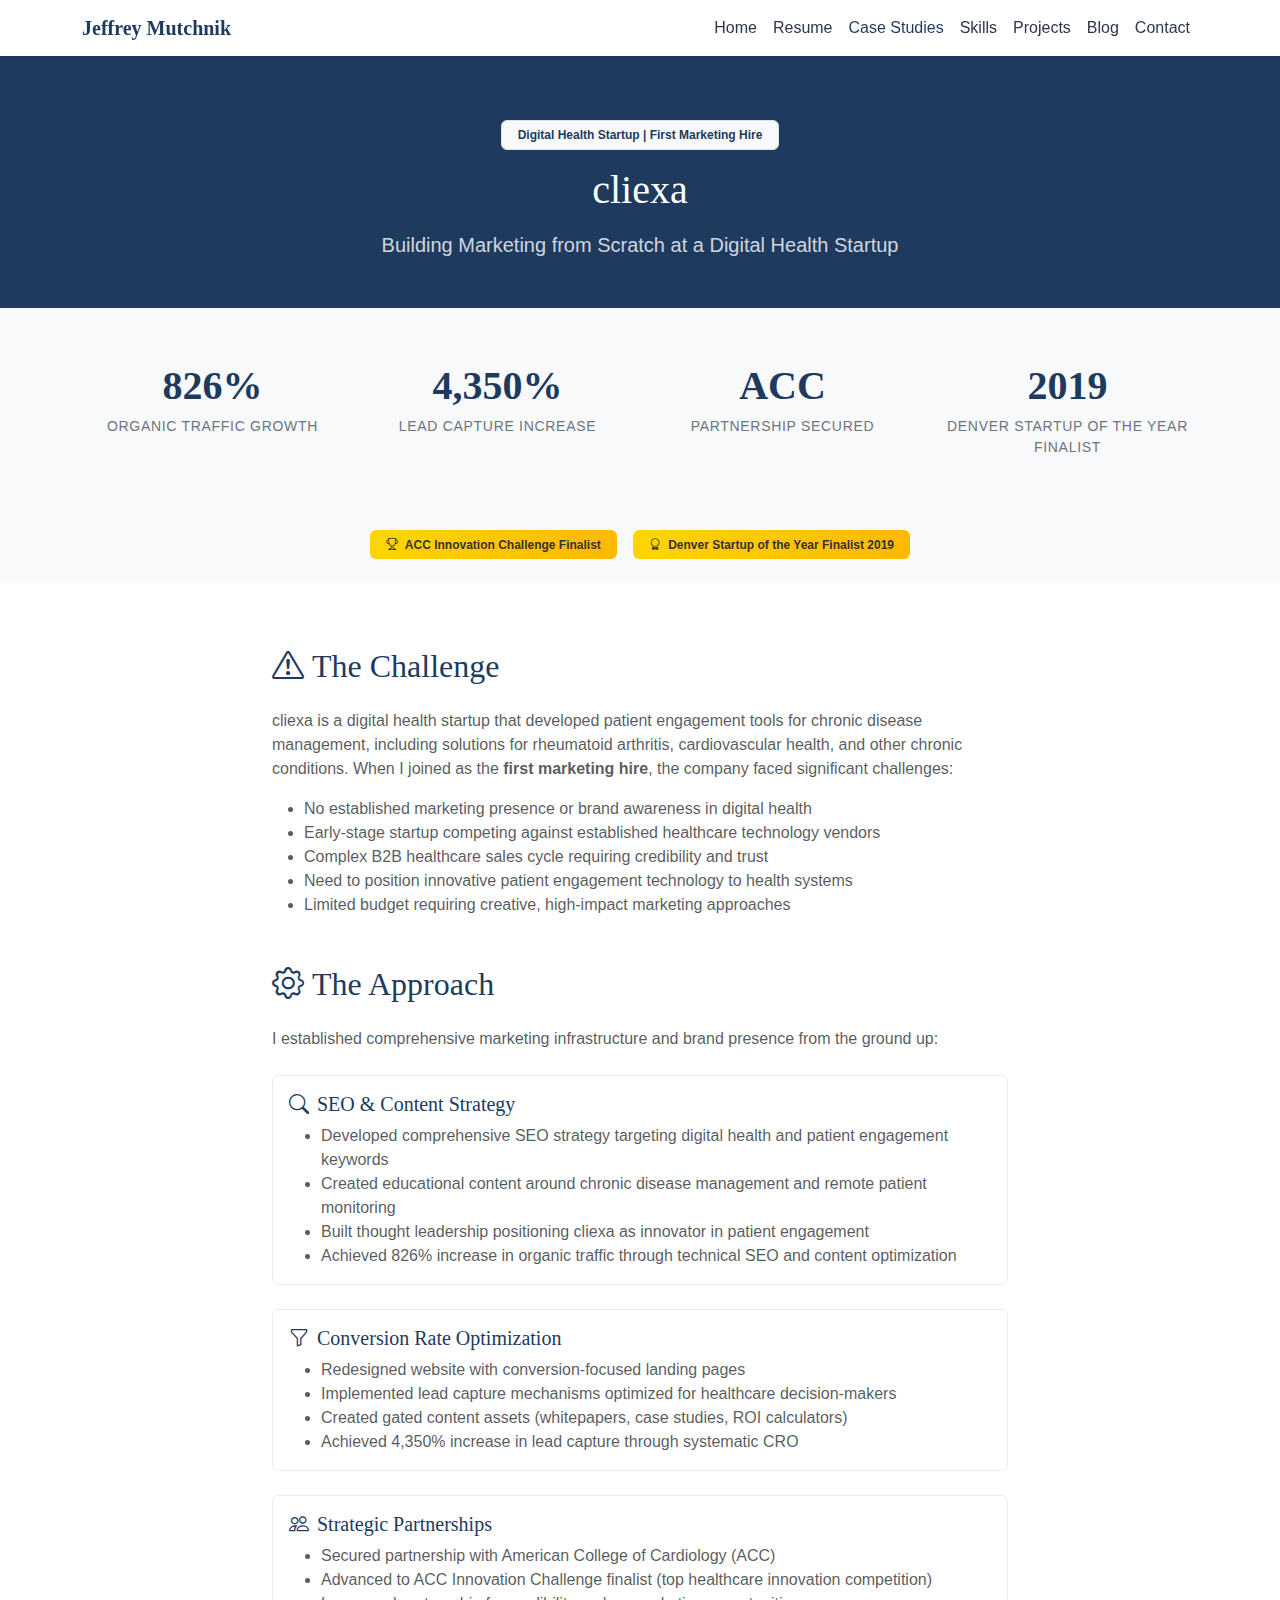
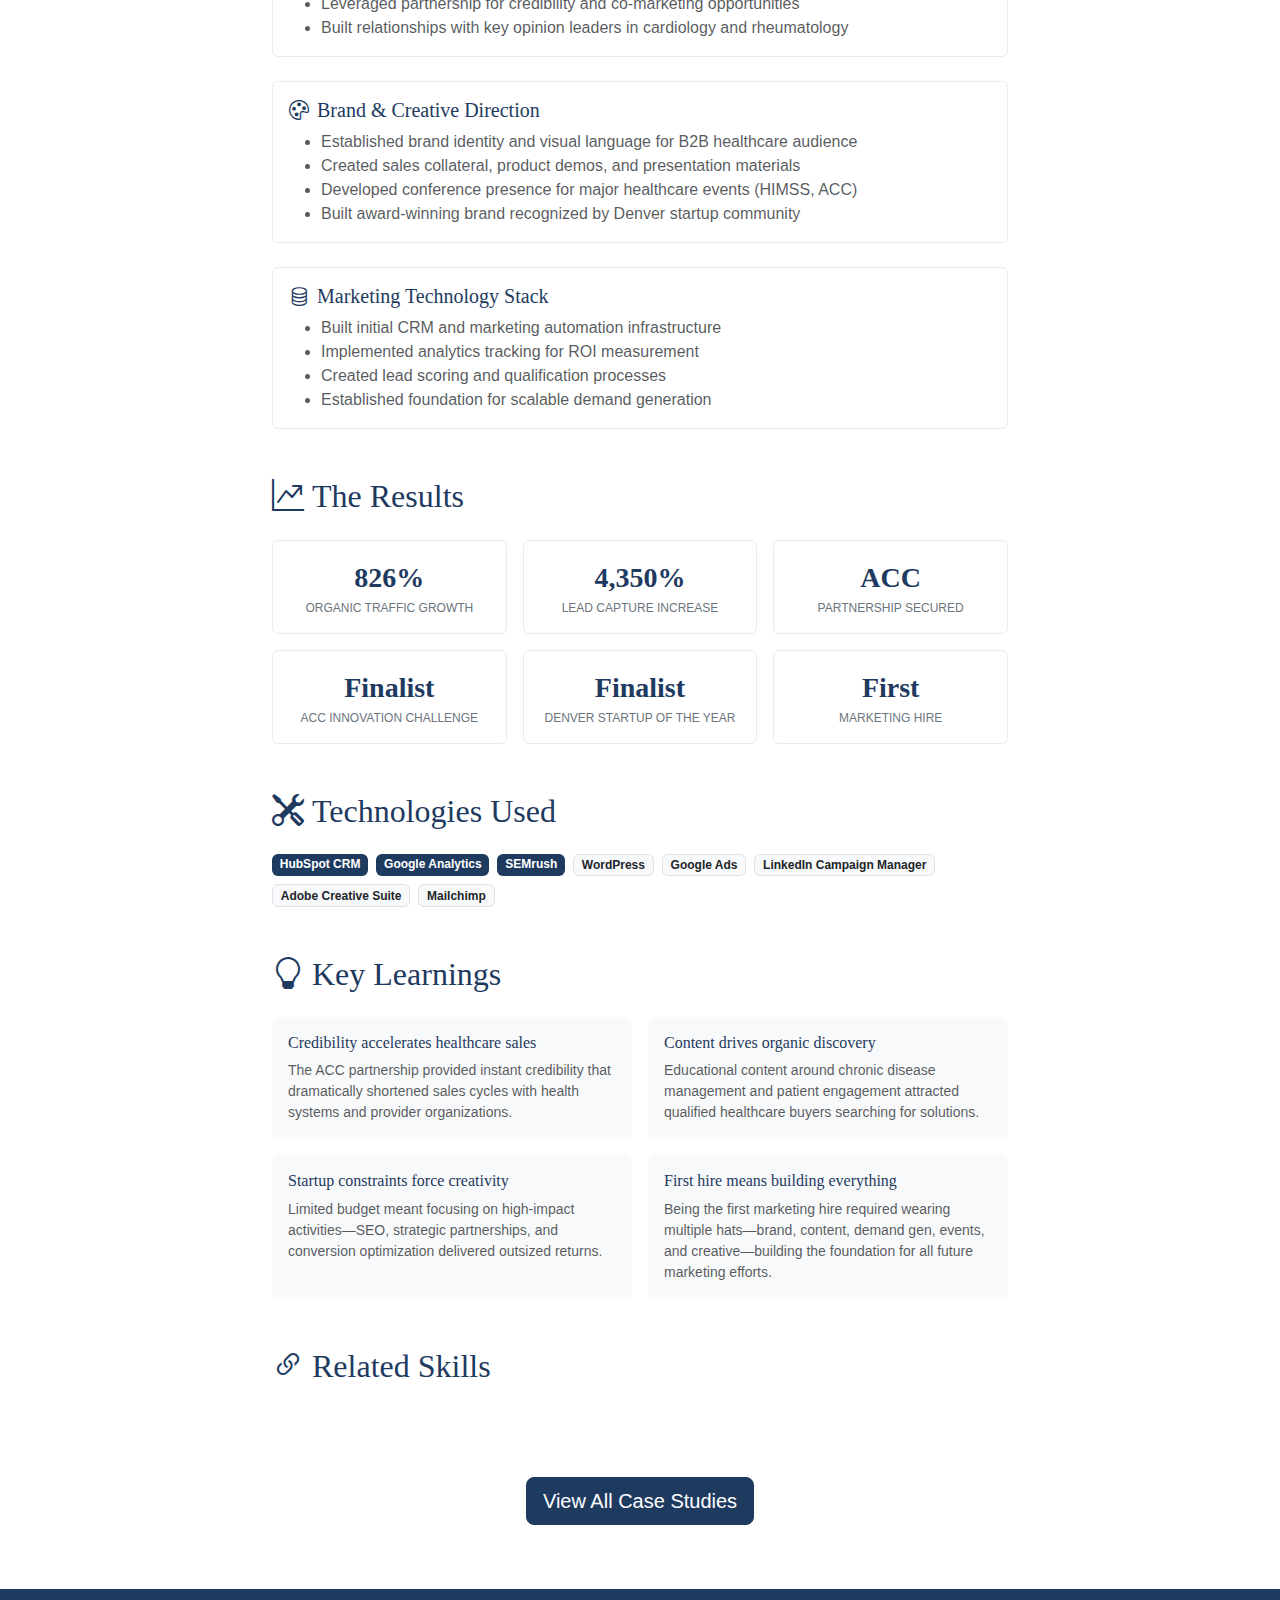
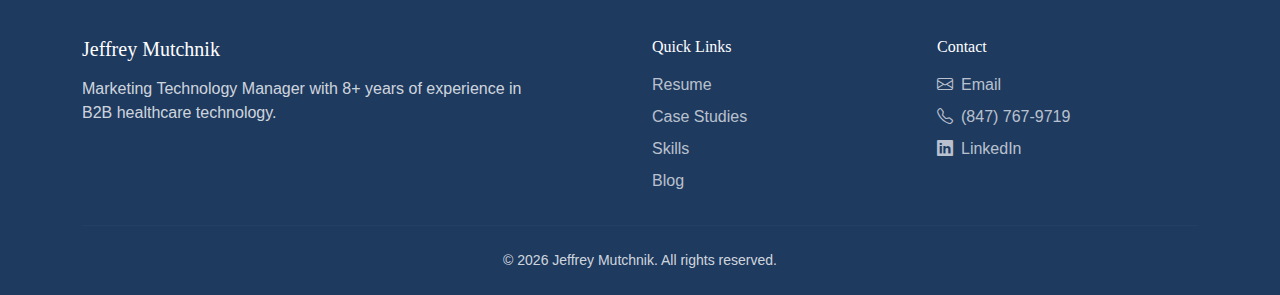
<file: case-studies/cliexa.html>
<!DOCTYPE html>
<html lang="en">
<head>
  <meta charset="UTF-8">
  <meta name="viewport" content="width=device-width, initial-scale=1.0">
  <meta name="description" content="cliexa Case Study - How Jeffrey Mutchnik achieved 826% organic traffic growth and secured American College of Cardiology partnership as first marketing hire.">
  <title>cliexa Case Study - Jeffrey Mutchnik</title>
  <link href="https://cdn.jsdelivr.net/npm/bootstrap@5.3.3/dist/css/bootstrap.min.css" rel="stylesheet">
  <link href="https://cdn.jsdelivr.net/npm/bootstrap-icons@1.11.3/font/bootstrap-icons.min.css" rel="stylesheet">
  <link rel="stylesheet" href="../assets/css/portfolio.css">
</head>
<body>
  <!-- Navigation -->
  <nav class="navbar navbar-expand-lg fixed-top">
    <div class="container">
      <a class="navbar-brand" href="../index.html">Jeffrey Mutchnik</a>
      <button class="navbar-toggler" type="button" data-bs-toggle="collapse" data-bs-target="#navbarNav">
        <span class="navbar-toggler-icon"></span>
      </button>
      <div class="collapse navbar-collapse" id="navbarNav">
        <ul class="navbar-nav ms-auto">
          <li class="nav-item"><a class="nav-link" href="../index.html">Home</a></li>
          <li class="nav-item"><a class="nav-link" href="../resume.html">Resume</a></li>
          <li class="nav-item"><a class="nav-link active" href="index.html">Case Studies</a></li>
          <li class="nav-item"><a class="nav-link" href="../skills.html">Skills</a></li>
          <li class="nav-item"><a class="nav-link" href="../projects.html">Projects</a></li>
          <li class="nav-item"><a class="nav-link" href="../blog/index.html">Blog</a></li>
          <li class="nav-item"><a class="nav-link" href="../contact.html">Contact</a></li>
        </ul>
      </div>
    </div>
  </nav>

  <!-- Case Study Header -->
  <header class="page-header text-center">
    <div class="container">
      <span class="badge bg-light text-primary mb-3 px-3 py-2">Digital Health Startup | First Marketing Hire</span>
      <h1 class="mb-3">cliexa</h1>
      <p class="lead mb-0">Building Marketing from Scratch at a Digital Health Startup</p>
    </div>
  </header>

  <!-- Results Summary -->
  <section class="stats-section">
    <div class="container">
      <div class="row text-center">
        <div class="col-6 col-md-3 mb-3 mb-md-0">
          <div class="stat-value">826%</div>
          <div class="stat-label">Organic Traffic Growth</div>
        </div>
        <div class="col-6 col-md-3 mb-3 mb-md-0">
          <div class="stat-value">4,350%</div>
          <div class="stat-label">Lead Capture Increase</div>
        </div>
        <div class="col-6 col-md-3">
          <div class="stat-value">ACC</div>
          <div class="stat-label">Partnership Secured</div>
        </div>
        <div class="col-6 col-md-3">
          <div class="stat-value">2019</div>
          <div class="stat-label">Denver Startup of the Year Finalist</div>
        </div>
      </div>
    </div>
  </section>

  <!-- Award Badges -->
  <section class="section-alt py-4">
    <div class="container">
      <div class="d-flex justify-content-center gap-3 flex-wrap">
        <span class="badge award-badge px-3 py-2"><i class="bi bi-trophy me-1"></i> ACC Innovation Challenge Finalist</span>
        <span class="badge award-badge px-3 py-2"><i class="bi bi-award me-1"></i> Denver Startup of the Year Finalist 2019</span>
      </div>
    </div>
  </section>

  <!-- Case Study Content -->
  <section class="section">
    <div class="container">
      <div class="row justify-content-center">
        <div class="col-lg-8">
          <!-- Challenge -->
          <div class="mb-5">
            <h2 class="mb-4"><i class="bi bi-exclamation-triangle text-primary me-2"></i>The Challenge</h2>
            <p class="text-muted">cliexa is a digital health startup that developed patient engagement tools for chronic disease management, including solutions for rheumatoid arthritis, cardiovascular health, and other chronic conditions. When I joined as the <strong>first marketing hire</strong>, the company faced significant challenges:</p>
            <ul class="text-muted">
              <li>No established marketing presence or brand awareness in digital health</li>
              <li>Early-stage startup competing against established healthcare technology vendors</li>
              <li>Complex B2B healthcare sales cycle requiring credibility and trust</li>
              <li>Need to position innovative patient engagement technology to health systems</li>
              <li>Limited budget requiring creative, high-impact marketing approaches</li>
            </ul>
          </div>

          <!-- Approach -->
          <div class="mb-5">
            <h2 class="mb-4"><i class="bi bi-gear text-primary me-2"></i>The Approach</h2>
            <p class="text-muted mb-4">I established comprehensive marketing infrastructure and brand presence from the ground up:</p>

            <div class="card mb-4">
              <div class="card-body">
                <h5 class="card-title"><i class="bi bi-search me-2"></i>SEO & Content Strategy</h5>
                <ul class="text-muted mb-0">
                  <li>Developed comprehensive SEO strategy targeting digital health and patient engagement keywords</li>
                  <li>Created educational content around chronic disease management and remote patient monitoring</li>
                  <li>Built thought leadership positioning cliexa as innovator in patient engagement</li>
                  <li>Achieved 826% increase in organic traffic through technical SEO and content optimization</li>
                </ul>
              </div>
            </div>

            <div class="card mb-4">
              <div class="card-body">
                <h5 class="card-title"><i class="bi bi-funnel me-2"></i>Conversion Rate Optimization</h5>
                <ul class="text-muted mb-0">
                  <li>Redesigned website with conversion-focused landing pages</li>
                  <li>Implemented lead capture mechanisms optimized for healthcare decision-makers</li>
                  <li>Created gated content assets (whitepapers, case studies, ROI calculators)</li>
                  <li>Achieved 4,350% increase in lead capture through systematic CRO</li>
                </ul>
              </div>
            </div>

            <div class="card mb-4">
              <div class="card-body">
                <h5 class="card-title"><i class="bi bi-people me-2"></i>Strategic Partnerships</h5>
                <ul class="text-muted mb-0">
                  <li>Secured partnership with American College of Cardiology (ACC)</li>
                  <li>Advanced to ACC Innovation Challenge finalist (top healthcare innovation competition)</li>
                  <li>Leveraged partnership for credibility and co-marketing opportunities</li>
                  <li>Built relationships with key opinion leaders in cardiology and rheumatology</li>
                </ul>
              </div>
            </div>

            <div class="card mb-4">
              <div class="card-body">
                <h5 class="card-title"><i class="bi bi-palette me-2"></i>Brand & Creative Direction</h5>
                <ul class="text-muted mb-0">
                  <li>Established brand identity and visual language for B2B healthcare audience</li>
                  <li>Created sales collateral, product demos, and presentation materials</li>
                  <li>Developed conference presence for major healthcare events (HIMSS, ACC)</li>
                  <li>Built award-winning brand recognized by Denver startup community</li>
                </ul>
              </div>
            </div>

            <div class="card mb-4">
              <div class="card-body">
                <h5 class="card-title"><i class="bi bi-database me-2"></i>Marketing Technology Stack</h5>
                <ul class="text-muted mb-0">
                  <li>Built initial CRM and marketing automation infrastructure</li>
                  <li>Implemented analytics tracking for ROI measurement</li>
                  <li>Created lead scoring and qualification processes</li>
                  <li>Established foundation for scalable demand generation</li>
                </ul>
              </div>
            </div>
          </div>

          <!-- Results -->
          <div class="mb-5">
            <h2 class="mb-4"><i class="bi bi-graph-up-arrow text-primary me-2"></i>The Results</h2>
            <div class="row g-3">
              <div class="col-6 col-md-4">
                <div class="card text-center h-100">
                  <div class="card-body">
                    <div class="metric-value">826%</div>
                    <div class="metric-label">Organic Traffic Growth</div>
                  </div>
                </div>
              </div>
              <div class="col-6 col-md-4">
                <div class="card text-center h-100">
                  <div class="card-body">
                    <div class="metric-value">4,350%</div>
                    <div class="metric-label">Lead Capture Increase</div>
                  </div>
                </div>
              </div>
              <div class="col-6 col-md-4">
                <div class="card text-center h-100">
                  <div class="card-body">
                    <div class="metric-value">ACC</div>
                    <div class="metric-label">Partnership Secured</div>
                  </div>
                </div>
              </div>
              <div class="col-6 col-md-4">
                <div class="card text-center h-100">
                  <div class="card-body">
                    <div class="metric-value">Finalist</div>
                    <div class="metric-label">ACC Innovation Challenge</div>
                  </div>
                </div>
              </div>
              <div class="col-6 col-md-4">
                <div class="card text-center h-100">
                  <div class="card-body">
                    <div class="metric-value">Finalist</div>
                    <div class="metric-label">Denver Startup of the Year</div>
                  </div>
                </div>
              </div>
              <div class="col-6 col-md-4">
                <div class="card text-center h-100">
                  <div class="card-body">
                    <div class="metric-value">First</div>
                    <div class="metric-label">Marketing Hire</div>
                  </div>
                </div>
              </div>
            </div>
          </div>

          <!-- Technologies -->
          <div class="mb-5">
            <h2 class="mb-4"><i class="bi bi-tools text-primary me-2"></i>Technologies Used</h2>
            <div class="d-flex flex-wrap gap-2">
              <span class="badge bg-primary">HubSpot CRM</span>
              <span class="badge bg-primary">Google Analytics</span>
              <span class="badge bg-primary">SEMrush</span>
              <span class="badge bg-light text-dark">WordPress</span>
              <span class="badge bg-light text-dark">Google Ads</span>
              <span class="badge bg-light text-dark">LinkedIn Campaign Manager</span>
              <span class="badge bg-light text-dark">Adobe Creative Suite</span>
              <span class="badge bg-light text-dark">Mailchimp</span>
            </div>
          </div>

          <!-- Key Learnings -->
          <div class="mb-5">
            <h2 class="mb-4"><i class="bi bi-lightbulb text-primary me-2"></i>Key Learnings</h2>
            <div class="row g-3">
              <div class="col-md-6">
                <div class="card h-100 border-0 bg-light">
                  <div class="card-body">
                    <h6 class="card-title">Credibility accelerates healthcare sales</h6>
                    <p class="card-text text-muted small mb-0">The ACC partnership provided instant credibility that dramatically shortened sales cycles with health systems and provider organizations.</p>
                  </div>
                </div>
              </div>
              <div class="col-md-6">
                <div class="card h-100 border-0 bg-light">
                  <div class="card-body">
                    <h6 class="card-title">Content drives organic discovery</h6>
                    <p class="card-text text-muted small mb-0">Educational content around chronic disease management and patient engagement attracted qualified healthcare buyers searching for solutions.</p>
                  </div>
                </div>
              </div>
              <div class="col-md-6">
                <div class="card h-100 border-0 bg-light">
                  <div class="card-body">
                    <h6 class="card-title">Startup constraints force creativity</h6>
                    <p class="card-text text-muted small mb-0">Limited budget meant focusing on high-impact activities—SEO, strategic partnerships, and conversion optimization delivered outsized returns.</p>
                  </div>
                </div>
              </div>
              <div class="col-md-6">
                <div class="card h-100 border-0 bg-light">
                  <div class="card-body">
                    <h6 class="card-title">First hire means building everything</h6>
                    <p class="card-text text-muted small mb-0">Being the first marketing hire required wearing multiple hats—brand, content, demand gen, events, and creative—building the foundation for all future marketing efforts.</p>
                  </div>
                </div>
              </div>
            </div>
          </div>

          <!-- Related Skills -->
          <div class="mb-5">
            <h2 class="mb-4"><i class="bi bi-link-45deg text-primary me-2"></i>Related Skills</h2>
            <div class="d-flex flex-wrap gap-2">
              <a href="../skills.html" class="badge bg-outline-primary text-decoration-none">SEO/SEM</a>
              <a href="../skills.html" class="badge bg-outline-primary text-decoration-none">Content Strategy</a>
              <a href="../skills.html" class="badge bg-outline-primary text-decoration-none">CRO</a>
              <a href="../skills.html" class="badge bg-outline-primary text-decoration-none">Brand Development</a>
              <a href="../skills.html" class="badge bg-outline-primary text-decoration-none">Partnership Marketing</a>
            </div>
          </div>

          <!-- CTA -->
          <div class="text-center">
            <a href="index.html" class="btn btn-primary btn-lg">View All Case Studies</a>
          </div>
        </div>
      </div>
    </div>
  </section>

  <!-- Footer -->
  <footer class="footer">
    <div class="container">
      <div class="row">
        <div class="col-lg-5 mb-4 mb-lg-0">
          <h5 class="mb-3">Jeffrey Mutchnik</h5>
          <p class="mb-0">Marketing Technology Manager with 8+ years of experience in B2B healthcare technology.</p>
        </div>
        <div class="col-6 col-lg-3 offset-lg-1">
          <h6 class="mb-3">Quick Links</h6>
          <ul class="list-unstyled mb-0">
            <li class="mb-2"><a href="../resume.html">Resume</a></li>
            <li class="mb-2"><a href="index.html">Case Studies</a></li>
            <li class="mb-2"><a href="../skills.html">Skills</a></li>
            <li class="mb-2"><a href="../blog/index.html">Blog</a></li>
          </ul>
        </div>
        <div class="col-6 col-lg-3">
          <h6 class="mb-3">Contact</h6>
          <ul class="list-unstyled mb-0">
            <li class="mb-2"><a href="mailto:jmutchnik21@gmail.com"><i class="bi bi-envelope me-2"></i>Email</a></li>
            <li class="mb-2"><a href="tel:+18477679719"><i class="bi bi-telephone me-2"></i>(847) 767-9719</a></li>
            <li class="mb-2"><a href="https://linkedin.com/in/jeffrey-mutchnik" target="_blank"><i class="bi bi-linkedin me-2"></i>LinkedIn</a></li>
          </ul>
        </div>
      </div>
      <hr class="my-4">
      <p class="text-center mb-0 small">&copy; 2026 Jeffrey Mutchnik. All rights reserved.</p>
    </div>
  </footer>

  <script src="https://cdn.jsdelivr.net/npm/bootstrap@5.3.3/dist/js/bootstrap.bundle.min.js"></script>
</body>
</html>
</file>
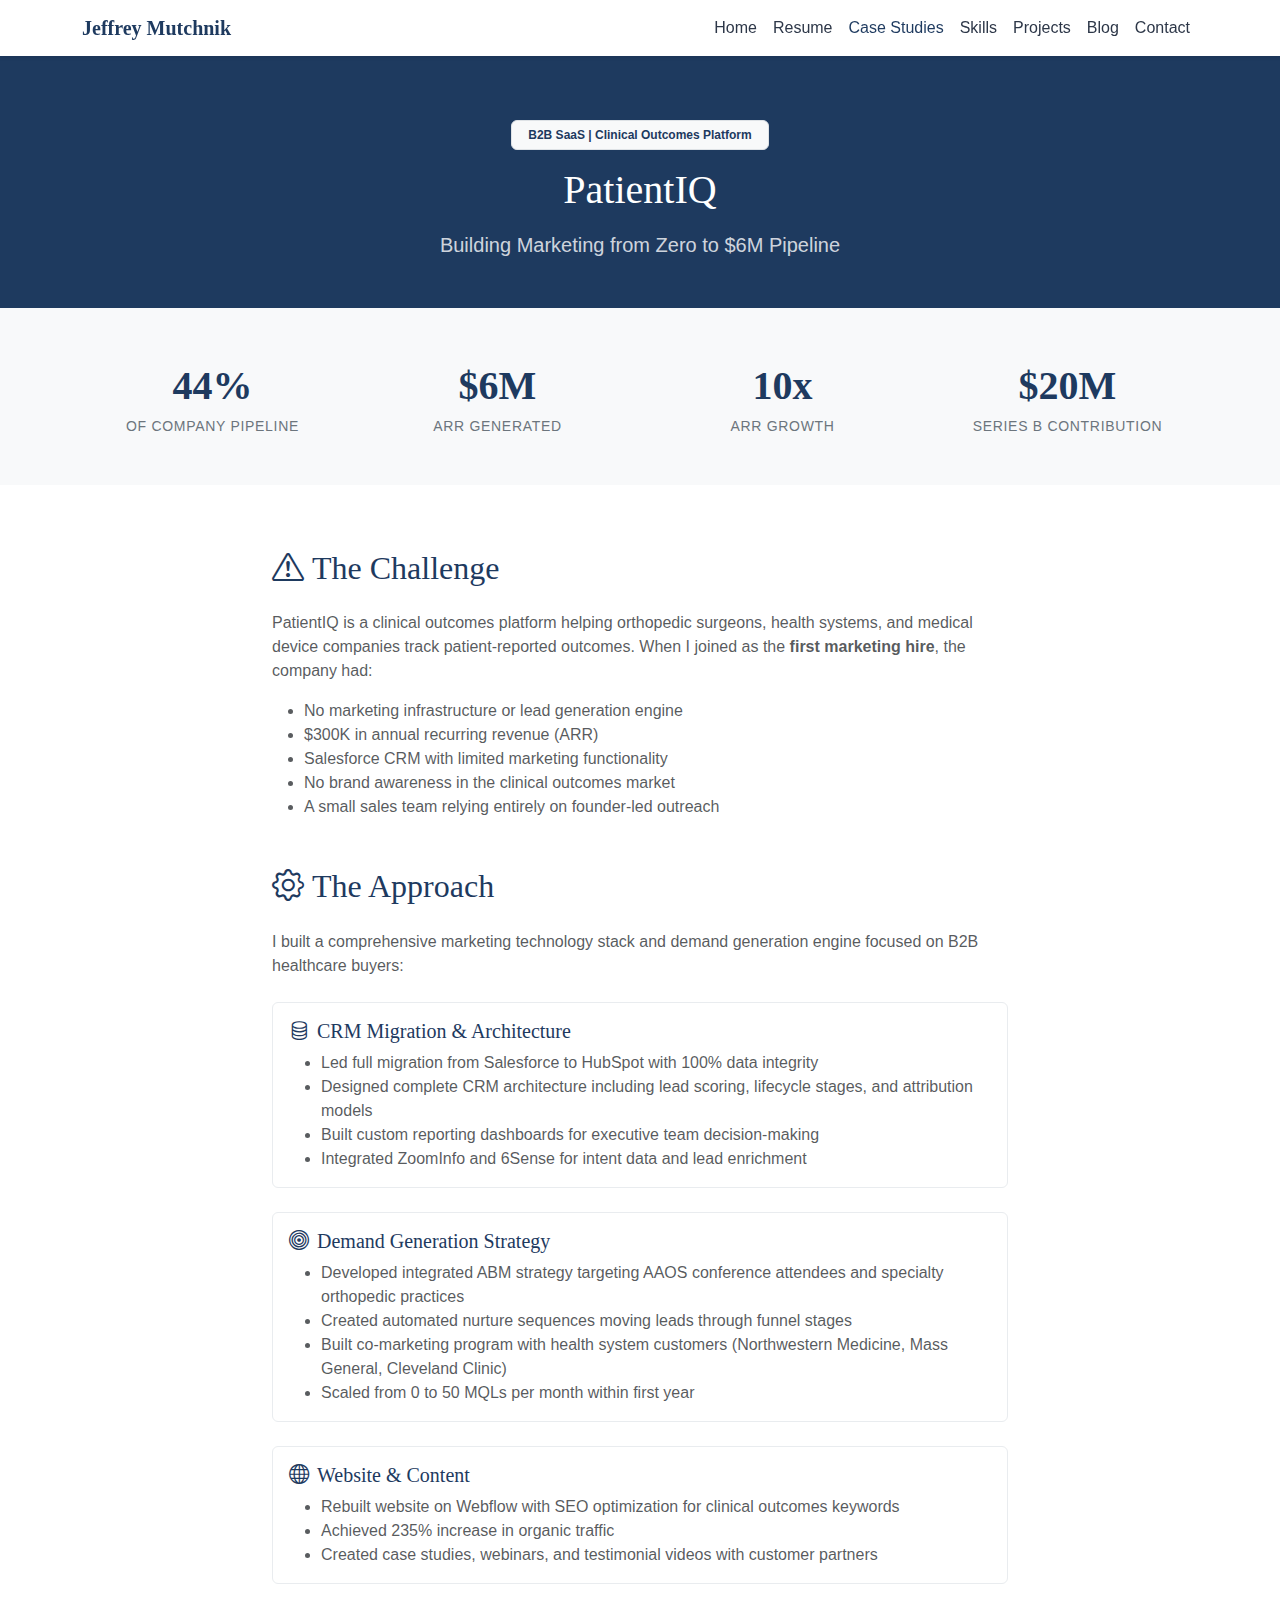
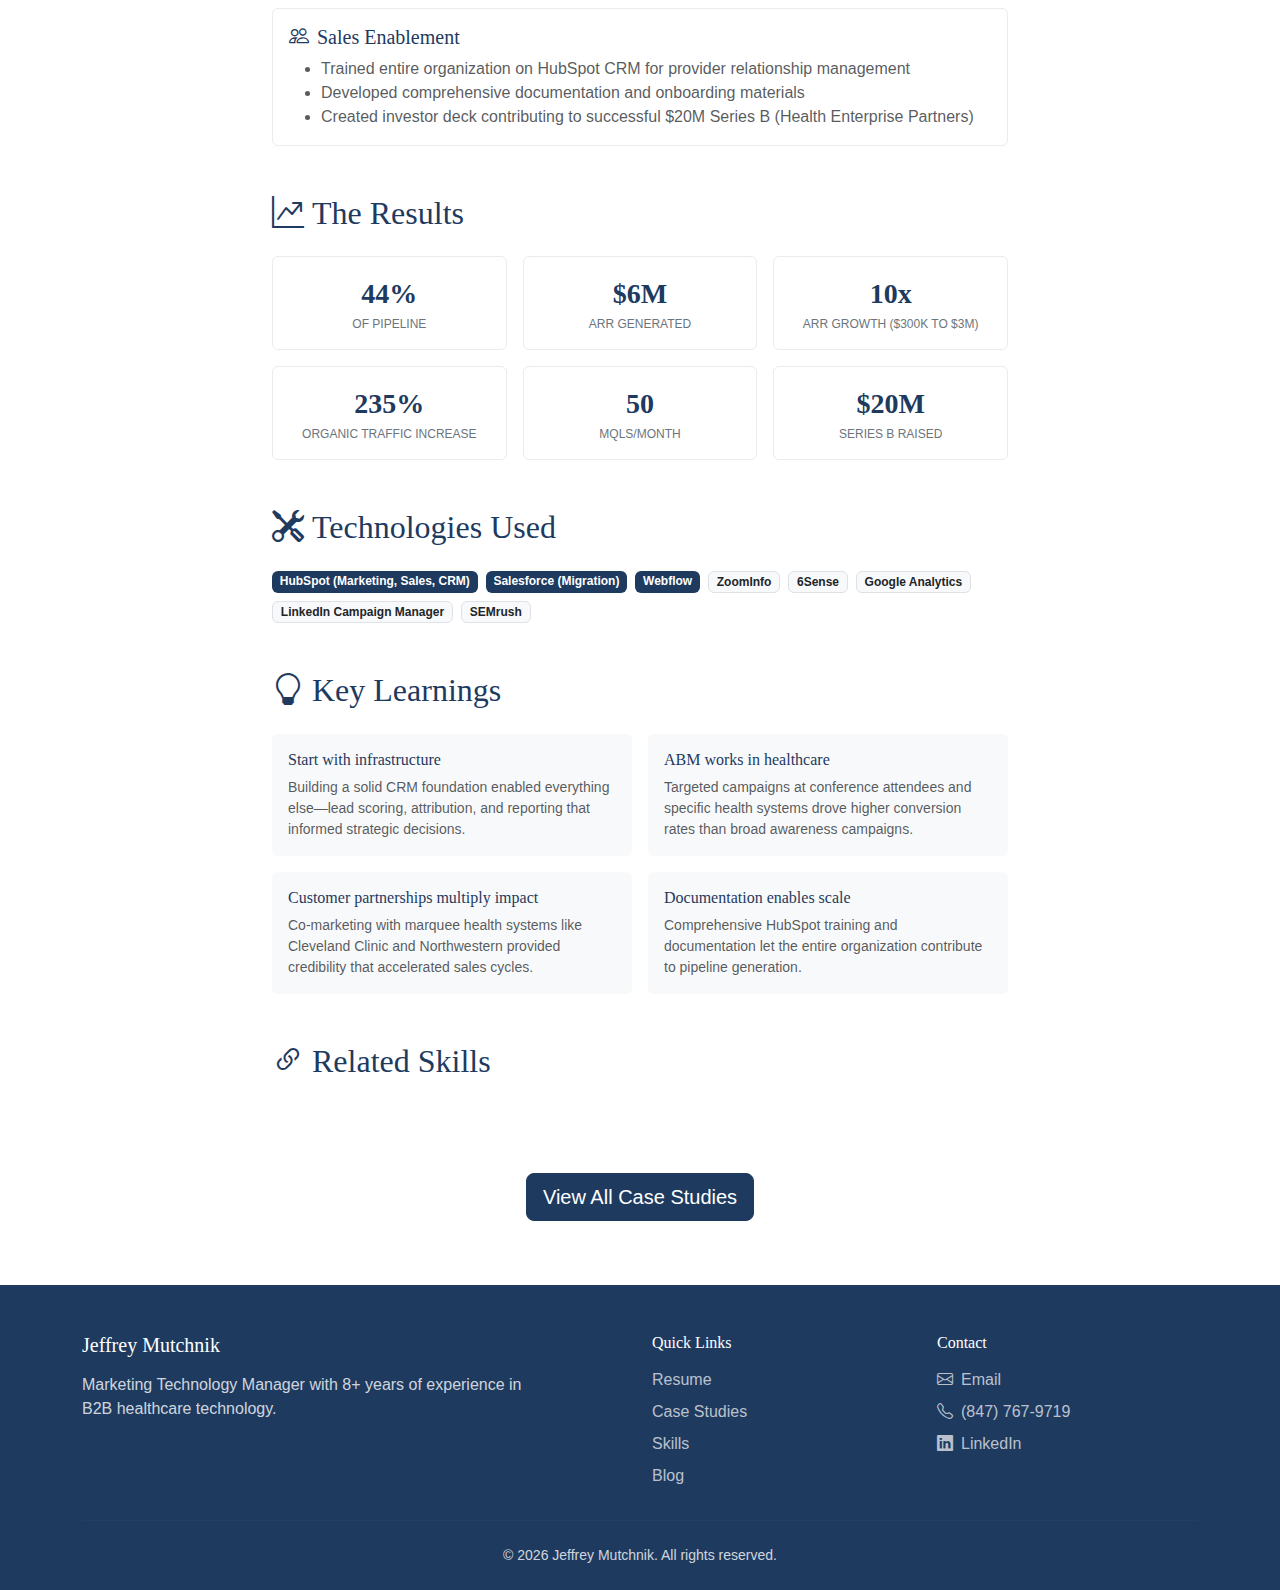
<file: case-studies/patientiq.html>
<!DOCTYPE html>
<html lang="en">
<head>
  <meta charset="UTF-8">
  <meta name="viewport" content="width=device-width, initial-scale=1.0">
  <meta name="description" content="PatientIQ Case Study - How Jeffrey Mutchnik generated 44% of pipeline and contributed to $20M Series B as first marketing hire.">
  <title>PatientIQ Case Study - Jeffrey Mutchnik</title>
  <link href="https://cdn.jsdelivr.net/npm/bootstrap@5.3.3/dist/css/bootstrap.min.css" rel="stylesheet">
  <link href="https://cdn.jsdelivr.net/npm/bootstrap-icons@1.11.3/font/bootstrap-icons.min.css" rel="stylesheet">
  <link rel="stylesheet" href="../assets/css/portfolio.css">
</head>
<body>
  <!-- Navigation -->
  <nav class="navbar navbar-expand-lg fixed-top">
    <div class="container">
      <a class="navbar-brand" href="../index.html">Jeffrey Mutchnik</a>
      <button class="navbar-toggler" type="button" data-bs-toggle="collapse" data-bs-target="#navbarNav">
        <span class="navbar-toggler-icon"></span>
      </button>
      <div class="collapse navbar-collapse" id="navbarNav">
        <ul class="navbar-nav ms-auto">
          <li class="nav-item"><a class="nav-link" href="../index.html">Home</a></li>
          <li class="nav-item"><a class="nav-link" href="../resume.html">Resume</a></li>
          <li class="nav-item"><a class="nav-link active" href="index.html">Case Studies</a></li>
          <li class="nav-item"><a class="nav-link" href="../skills.html">Skills</a></li>
          <li class="nav-item"><a class="nav-link" href="../projects.html">Projects</a></li>
          <li class="nav-item"><a class="nav-link" href="../blog/index.html">Blog</a></li>
          <li class="nav-item"><a class="nav-link" href="../contact.html">Contact</a></li>
        </ul>
      </div>
    </div>
  </nav>

  <!-- Case Study Header -->
  <header class="page-header text-center">
    <div class="container">
      <span class="badge bg-light text-primary mb-3 px-3 py-2">B2B SaaS | Clinical Outcomes Platform</span>
      <h1 class="mb-3">PatientIQ</h1>
      <p class="lead mb-0">Building Marketing from Zero to $6M Pipeline</p>
    </div>
  </header>

  <!-- Results Summary -->
  <section class="stats-section">
    <div class="container">
      <div class="row text-center">
        <div class="col-6 col-md-3 mb-3 mb-md-0">
          <div class="stat-value">44%</div>
          <div class="stat-label">of Company Pipeline</div>
        </div>
        <div class="col-6 col-md-3 mb-3 mb-md-0">
          <div class="stat-value">$6M</div>
          <div class="stat-label">ARR Generated</div>
        </div>
        <div class="col-6 col-md-3">
          <div class="stat-value">10x</div>
          <div class="stat-label">ARR Growth</div>
        </div>
        <div class="col-6 col-md-3">
          <div class="stat-value">$20M</div>
          <div class="stat-label">Series B Contribution</div>
        </div>
      </div>
    </div>
  </section>

  <!-- Case Study Content -->
  <section class="section">
    <div class="container">
      <div class="row justify-content-center">
        <div class="col-lg-8">
          <!-- Challenge -->
          <div class="mb-5">
            <h2 class="mb-4"><i class="bi bi-exclamation-triangle text-primary me-2"></i>The Challenge</h2>
            <p class="text-muted">PatientIQ is a clinical outcomes platform helping orthopedic surgeons, health systems, and medical device companies track patient-reported outcomes. When I joined as the <strong>first marketing hire</strong>, the company had:</p>
            <ul class="text-muted">
              <li>No marketing infrastructure or lead generation engine</li>
              <li>$300K in annual recurring revenue (ARR)</li>
              <li>Salesforce CRM with limited marketing functionality</li>
              <li>No brand awareness in the clinical outcomes market</li>
              <li>A small sales team relying entirely on founder-led outreach</li>
            </ul>
          </div>

          <!-- Approach -->
          <div class="mb-5">
            <h2 class="mb-4"><i class="bi bi-gear text-primary me-2"></i>The Approach</h2>
            <p class="text-muted mb-4">I built a comprehensive marketing technology stack and demand generation engine focused on B2B healthcare buyers:</p>

            <div class="card mb-4">
              <div class="card-body">
                <h5 class="card-title"><i class="bi bi-database me-2"></i>CRM Migration & Architecture</h5>
                <ul class="text-muted mb-0">
                  <li>Led full migration from Salesforce to HubSpot with 100% data integrity</li>
                  <li>Designed complete CRM architecture including lead scoring, lifecycle stages, and attribution models</li>
                  <li>Built custom reporting dashboards for executive team decision-making</li>
                  <li>Integrated ZoomInfo and 6Sense for intent data and lead enrichment</li>
                </ul>
              </div>
            </div>

            <div class="card mb-4">
              <div class="card-body">
                <h5 class="card-title"><i class="bi bi-bullseye me-2"></i>Demand Generation Strategy</h5>
                <ul class="text-muted mb-0">
                  <li>Developed integrated ABM strategy targeting AAOS conference attendees and specialty orthopedic practices</li>
                  <li>Created automated nurture sequences moving leads through funnel stages</li>
                  <li>Built co-marketing program with health system customers (Northwestern Medicine, Mass General, Cleveland Clinic)</li>
                  <li>Scaled from 0 to 50 MQLs per month within first year</li>
                </ul>
              </div>
            </div>

            <div class="card mb-4">
              <div class="card-body">
                <h5 class="card-title"><i class="bi bi-globe me-2"></i>Website & Content</h5>
                <ul class="text-muted mb-0">
                  <li>Rebuilt website on Webflow with SEO optimization for clinical outcomes keywords</li>
                  <li>Achieved 235% increase in organic traffic</li>
                  <li>Created case studies, webinars, and testimonial videos with customer partners</li>
                </ul>
              </div>
            </div>

            <div class="card mb-4">
              <div class="card-body">
                <h5 class="card-title"><i class="bi bi-people me-2"></i>Sales Enablement</h5>
                <ul class="text-muted mb-0">
                  <li>Trained entire organization on HubSpot CRM for provider relationship management</li>
                  <li>Developed comprehensive documentation and onboarding materials</li>
                  <li>Created investor deck contributing to successful $20M Series B (Health Enterprise Partners)</li>
                </ul>
              </div>
            </div>
          </div>

          <!-- Results -->
          <div class="mb-5">
            <h2 class="mb-4"><i class="bi bi-graph-up-arrow text-primary me-2"></i>The Results</h2>
            <div class="row g-3">
              <div class="col-6 col-md-4">
                <div class="card text-center h-100">
                  <div class="card-body">
                    <div class="metric-value">44%</div>
                    <div class="metric-label">of Pipeline</div>
                  </div>
                </div>
              </div>
              <div class="col-6 col-md-4">
                <div class="card text-center h-100">
                  <div class="card-body">
                    <div class="metric-value">$6M</div>
                    <div class="metric-label">ARR Generated</div>
                  </div>
                </div>
              </div>
              <div class="col-6 col-md-4">
                <div class="card text-center h-100">
                  <div class="card-body">
                    <div class="metric-value">10x</div>
                    <div class="metric-label">ARR Growth ($300K to $3M)</div>
                  </div>
                </div>
              </div>
              <div class="col-6 col-md-4">
                <div class="card text-center h-100">
                  <div class="card-body">
                    <div class="metric-value">235%</div>
                    <div class="metric-label">Organic Traffic Increase</div>
                  </div>
                </div>
              </div>
              <div class="col-6 col-md-4">
                <div class="card text-center h-100">
                  <div class="card-body">
                    <div class="metric-value">50</div>
                    <div class="metric-label">MQLs/Month</div>
                  </div>
                </div>
              </div>
              <div class="col-6 col-md-4">
                <div class="card text-center h-100">
                  <div class="card-body">
                    <div class="metric-value">$20M</div>
                    <div class="metric-label">Series B Raised</div>
                  </div>
                </div>
              </div>
            </div>
          </div>

          <!-- Technologies -->
          <div class="mb-5">
            <h2 class="mb-4"><i class="bi bi-tools text-primary me-2"></i>Technologies Used</h2>
            <div class="d-flex flex-wrap gap-2">
              <span class="badge bg-primary">HubSpot (Marketing, Sales, CRM)</span>
              <span class="badge bg-primary">Salesforce (Migration)</span>
              <span class="badge bg-primary">Webflow</span>
              <span class="badge bg-light text-dark">ZoomInfo</span>
              <span class="badge bg-light text-dark">6Sense</span>
              <span class="badge bg-light text-dark">Google Analytics</span>
              <span class="badge bg-light text-dark">LinkedIn Campaign Manager</span>
              <span class="badge bg-light text-dark">SEMrush</span>
            </div>
          </div>

          <!-- Key Learnings -->
          <div class="mb-5">
            <h2 class="mb-4"><i class="bi bi-lightbulb text-primary me-2"></i>Key Learnings</h2>
            <div class="row g-3">
              <div class="col-md-6">
                <div class="card h-100 border-0 bg-light">
                  <div class="card-body">
                    <h6 class="card-title">Start with infrastructure</h6>
                    <p class="card-text text-muted small mb-0">Building a solid CRM foundation enabled everything else—lead scoring, attribution, and reporting that informed strategic decisions.</p>
                  </div>
                </div>
              </div>
              <div class="col-md-6">
                <div class="card h-100 border-0 bg-light">
                  <div class="card-body">
                    <h6 class="card-title">ABM works in healthcare</h6>
                    <p class="card-text text-muted small mb-0">Targeted campaigns at conference attendees and specific health systems drove higher conversion rates than broad awareness campaigns.</p>
                  </div>
                </div>
              </div>
              <div class="col-md-6">
                <div class="card h-100 border-0 bg-light">
                  <div class="card-body">
                    <h6 class="card-title">Customer partnerships multiply impact</h6>
                    <p class="card-text text-muted small mb-0">Co-marketing with marquee health systems like Cleveland Clinic and Northwestern provided credibility that accelerated sales cycles.</p>
                  </div>
                </div>
              </div>
              <div class="col-md-6">
                <div class="card h-100 border-0 bg-light">
                  <div class="card-body">
                    <h6 class="card-title">Documentation enables scale</h6>
                    <p class="card-text text-muted small mb-0">Comprehensive HubSpot training and documentation let the entire organization contribute to pipeline generation.</p>
                  </div>
                </div>
              </div>
            </div>
          </div>

          <!-- Related Skills -->
          <div class="mb-5">
            <h2 class="mb-4"><i class="bi bi-link-45deg text-primary me-2"></i>Related Skills</h2>
            <div class="d-flex flex-wrap gap-2">
              <a href="../skills.html" class="badge bg-outline-primary text-decoration-none">CRM Architecture</a>
              <a href="../skills.html" class="badge bg-outline-primary text-decoration-none">ABM Campaigns</a>
              <a href="../skills.html" class="badge bg-outline-primary text-decoration-none">Marketing Automation</a>
              <a href="../skills.html" class="badge bg-outline-primary text-decoration-none">Lead Lifecycle</a>
              <a href="../skills.html" class="badge bg-outline-primary text-decoration-none">SEO/SEM</a>
            </div>
          </div>

          <!-- CTA -->
          <div class="text-center">
            <a href="index.html" class="btn btn-primary btn-lg">View All Case Studies</a>
          </div>
        </div>
      </div>
    </div>
  </section>

  <!-- Footer -->
  <footer class="footer">
    <div class="container">
      <div class="row">
        <div class="col-lg-5 mb-4 mb-lg-0">
          <h5 class="mb-3">Jeffrey Mutchnik</h5>
          <p class="mb-0">Marketing Technology Manager with 8+ years of experience in B2B healthcare technology.</p>
        </div>
        <div class="col-6 col-lg-3 offset-lg-1">
          <h6 class="mb-3">Quick Links</h6>
          <ul class="list-unstyled mb-0">
            <li class="mb-2"><a href="../resume.html">Resume</a></li>
            <li class="mb-2"><a href="index.html">Case Studies</a></li>
            <li class="mb-2"><a href="../skills.html">Skills</a></li>
            <li class="mb-2"><a href="../blog/index.html">Blog</a></li>
          </ul>
        </div>
        <div class="col-6 col-lg-3">
          <h6 class="mb-3">Contact</h6>
          <ul class="list-unstyled mb-0">
            <li class="mb-2"><a href="mailto:jmutchnik21@gmail.com"><i class="bi bi-envelope me-2"></i>Email</a></li>
            <li class="mb-2"><a href="tel:+18477679719"><i class="bi bi-telephone me-2"></i>(847) 767-9719</a></li>
            <li class="mb-2"><a href="https://linkedin.com/in/jeffrey-mutchnik" target="_blank"><i class="bi bi-linkedin me-2"></i>LinkedIn</a></li>
          </ul>
        </div>
      </div>
      <hr class="my-4">
      <p class="text-center mb-0 small">&copy; 2026 Jeffrey Mutchnik. All rights reserved.</p>
    </div>
  </footer>

  <script src="https://cdn.jsdelivr.net/npm/bootstrap@5.3.3/dist/js/bootstrap.bundle.min.js"></script>
</body>
</html>
</file>
<file: assets/css/portfolio.css>
/* Portfolio CSS - Bootstrap 5 Overrides */
/* Jeffrey Mutchnik Portfolio */

/* Custom Properties */
:root {
  --bs-primary: #1e3a5f;
  --bs-primary-rgb: 30, 58, 95;
  --bs-secondary: #2d3748;
  --bs-secondary-rgb: 45, 55, 72;
  --bs-body-font-family: -apple-system, BlinkMacSystemFont, 'Segoe UI', Roboto, sans-serif;
  --bs-heading-font-family: Georgia, 'Times New Roman', serif;
}

/* Typography */
h1, h2, h3, h4, h5, h6, .h1, .h2, .h3, .h4, .h5, .h6 {
  font-family: var(--bs-heading-font-family);
  color: var(--bs-primary);
}

/* Navbar Customization */
.navbar {
  background: #fff;
  box-shadow: 0 2px 4px rgba(0,0,0,0.08);
}

.navbar-brand {
  font-family: var(--bs-heading-font-family);
  font-weight: 700;
  color: var(--bs-primary) !important;
}

.nav-link {
  color: var(--bs-secondary) !important;
  font-weight: 500;
  transition: color 0.15s ease;
}

.nav-link:hover,
.nav-link.active {
  color: var(--bs-primary) !important;
}

/* Hero Section */
.hero {
  background: linear-gradient(135deg, var(--bs-primary) 0%, #152a45 100%);
  padding: 5rem 0 4rem;
  margin-top: 56px;
}

.hero h1 {
  color: #fff;
  font-size: 3rem;
}

.hero .lead {
  color: rgba(255,255,255,0.85);
}

/* Page Headers */
.page-header {
  background: var(--bs-primary);
  padding: 4rem 0 3rem;
  margin-top: 56px;
}

.page-header h1 {
  color: #fff;
}

.page-header .lead {
  color: rgba(255,255,255,0.8);
}

/* Stats Section */
.stats-section {
  background: #f8f9fa;
  padding: 3rem 0;
}

.stat-value {
  font-family: var(--bs-heading-font-family);
  font-size: 2.5rem;
  font-weight: 700;
  color: var(--bs-primary);
}

.stat-label {
  font-size: 0.875rem;
  text-transform: uppercase;
  letter-spacing: 0.05em;
  color: #6c757d;
}

/* Cards */
.card {
  border: 1px solid #e9ecef;
  transition: all 0.2s ease;
}

.card:hover {
  border-color: var(--bs-primary);
  box-shadow: 0 4px 12px rgba(0,0,0,0.1);
}

.card-title {
  color: var(--bs-primary);
}

/* Buttons */
.btn-primary {
  background-color: var(--bs-primary);
  border-color: var(--bs-primary);
}

.btn-primary:hover {
  background-color: #152a45;
  border-color: #152a45;
}

.btn-outline-primary {
  color: var(--bs-primary);
  border-color: var(--bs-primary);
}

.btn-outline-primary:hover {
  background-color: var(--bs-primary);
  border-color: var(--bs-primary);
}

.btn-outline-light:hover {
  color: var(--bs-primary);
}

/* Progress Bars */
.progress {
  height: 0.5rem;
  background-color: #e9ecef;
}

.progress-bar {
  background-color: var(--bs-primary);
}

/* Badges */
.badge.bg-light {
  color: var(--bs-secondary);
  border: 1px solid #dee2e6;
}

/* Footer */
.footer {
  background: var(--bs-primary);
  color: rgba(255,255,255,0.8);
  padding: 3rem 0 1.5rem;
}

.footer h5, .footer h6 {
  color: #fff;
}

.footer a {
  color: rgba(255,255,255,0.7);
  text-decoration: none;
  transition: color 0.15s ease;
}

.footer a:hover {
  color: #fff;
}

.footer hr {
  border-color: rgba(255,255,255,0.1);
}

/* Section Spacing */
.section {
  padding: 4rem 0;
}

.section-alt {
  background: #f8f9fa;
}

/* Case Study Specific */
.case-study-header {
  background: var(--bs-primary);
  padding: 4rem 0 3rem;
  margin-top: 56px;
}

.case-study-header h1 {
  color: #fff;
}

.case-study-header .company {
  color: rgba(255,255,255,0.7);
  font-size: 1.25rem;
}

.results-grid .result-value {
  font-family: var(--bs-heading-font-family);
  font-size: 2rem;
  font-weight: 700;
  color: var(--bs-primary);
}

.results-grid .result-label {
  font-size: 0.875rem;
  color: #6c757d;
}

/* Skills Page */
.skill-category h4 {
  border-bottom: 2px solid var(--bs-primary);
  padding-bottom: 0.5rem;
}

/* Blog Cards */
.blog-card {
  height: 100%;
}

.blog-card .card-footer {
  background: transparent;
  border-top: none;
}

/* Contact Form */
.form-control:focus {
  border-color: var(--bs-primary);
  box-shadow: 0 0 0 0.2rem rgba(30, 58, 95, 0.15);
}

/* Award Badges */
.award-badge {
  background: linear-gradient(135deg, #ffd700 0%, #ffb700 100%);
  color: #333;
  font-weight: 600;
}

/* Metric Cards */
.metric-card {
  text-align: center;
  padding: 1.5rem;
}

.metric-value {
  font-family: var(--bs-heading-font-family);
  font-size: 1.75rem;
  font-weight: 700;
  color: var(--bs-primary);
}

.metric-label {
  font-size: 0.75rem;
  text-transform: uppercase;
  color: #6c757d;
}

/* Responsive Adjustments */
@media (max-width: 768px) {
  .hero h1 {
    font-size: 2.25rem;
  }

  .stat-value {
    font-size: 2rem;
  }

  .hero {
    padding: 4rem 0 3rem;
  }
}

/* Print Styles */
@media print {
  .navbar, .footer {
    display: none;
  }

  .hero, .page-header, .case-study-header {
    margin-top: 0;
    background: #fff !important;
    color: #000 !important;
  }
}
</file>
